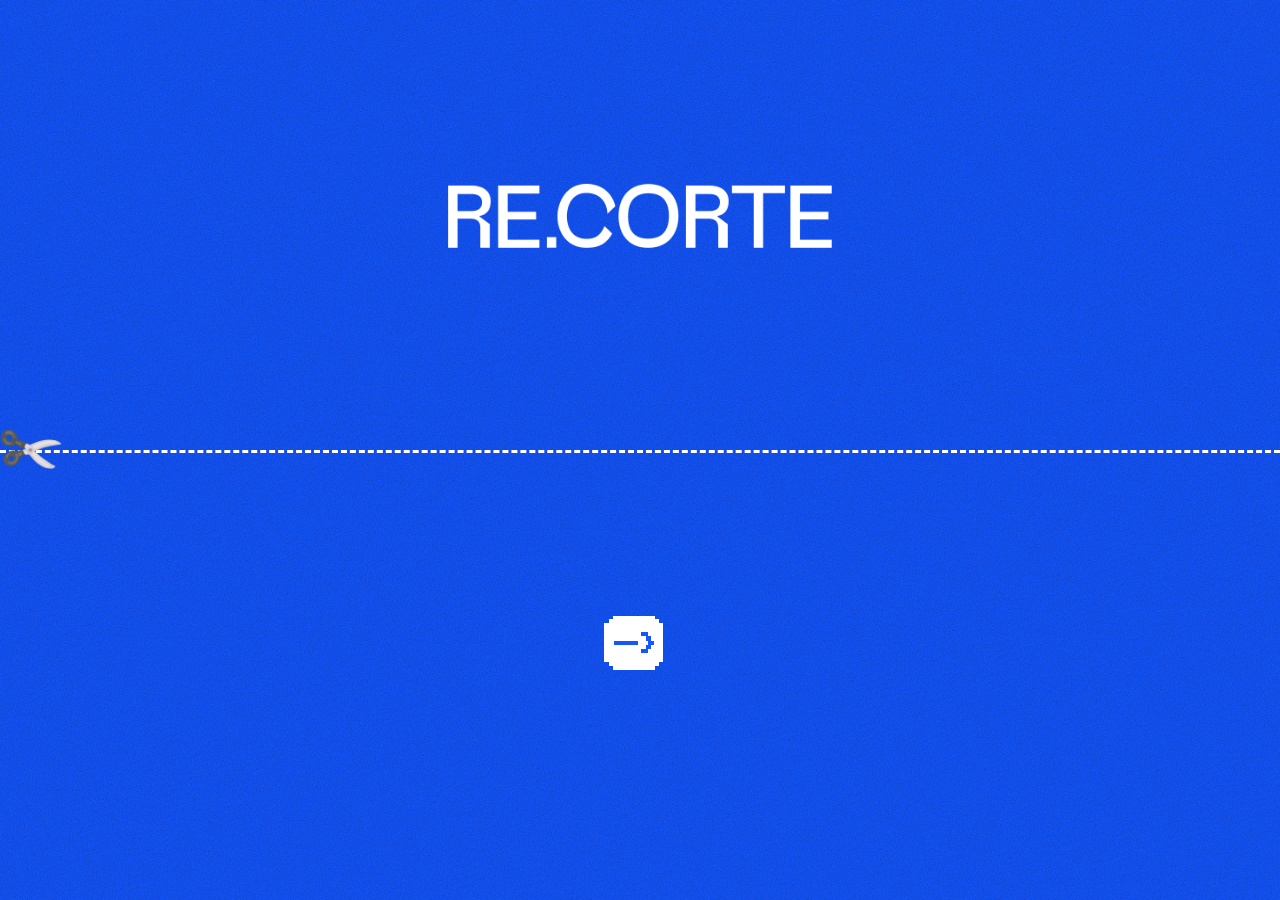
<file: index.html>
<!DOCTYPE html>
<html lang="pt-br">
<head>
    <meta charset="UTF-8">
    <meta name="viewport" content="width=device-width, initial-scale=1.0">
    <title>Vitrine Cidadela</title>
    <style>
        * {
            box-sizing: border-box;
        }

        html, body {
            margin: 0;
            height: 100%;
            overflow: hidden;
            font-family: sans-serif;
        }

        .metade {
            position: fixed;
            left: 0;
            width: 100%;
            height: 50%;
            display: flex;
            align-items: center;
            justify-content: center;
            transition: transform 1s ease-in;
        }

        .cima {
    top: 0;
    height: calc(50% + 1px);
    align-items: flex-end;
    padding-bottom: 20px;
    background: url("img/1x/fundo-capa.jpg") center top / 100% 200% no-repeat;
        }

        .baixo {
            bottom: 0;
            align-items: flex-start;
            padding-top: 150px;
            background: url("img/1x/fundo-capa.jpg") center bottom / 100% 200% no-repeat;
        }

        .titulo {
            color: #fff;
            font-size: 64px;
            font-weight: 900;
            letter-spacing: 4px;
            margin: 0;
        }

        #garimpar {
  padding: 0;
  border: none;
  background: none;
  cursor: pointer;
  transition: transform 0.18s steps(4);
}

#garimpar img {
  display: block;
  width: 160px;
  image-rendering: pixelated;
  transition: filter 0.18s steps(4);
}

/* mouse em cima (ou foco do teclado): sobe, cresce e ganha sombra dura */
#garimpar:hover,
#garimpar:focus-visible {
  transform: translateY(-6px) scale(1.06);
}

#garimpar:hover img,
#garimpar:focus-visible img {
  filter: drop-shadow(5px 5px 0 #1557ff);
}

/* clique: afunda, como um botão apertando */
#garimpar:active {
  transform: translateY(2px) scale(0.97);
}

#garimpar:active img {
  filter: drop-shadow(0 0 0 #1557ff);
}

@media (prefers-reduced-motion: reduce) {
  #garimpar, #garimpar img { transition: none; }
}

        .linha {
            position: fixed;
            top: 50%;
            left: 0;
            width: 100%;
            height: 0;
            border-top: 3px dashed #fff;
            z-index: 5;
        }

        .tesoura {
            position: fixed;
            top: 50.6%;
            left: 35px;
            transform: translate(-50%, -50%);
            font-size: 36px;
            z-index: 6;
            transition: left 1.1s linear;
        }

        .aberto .cima {
            transform: translateY(-100%);
        }

        .aberto .baixo {
            transform: translateY(100%);
        }

        .aberto .tesoura {
            left: 100%;
        }
        .logo {
    position: fixed;
    left: 50%;
    top: 50%;
    transform: translate(-50%, -50%);
    z-index: 7;
    transition: opacity 0.4s;
    animation: sobe 0.9s ease-in-out 2.2s forwards;
}

.logo img {
    display: block;
    width: 30vw;
    animation: zoom 1.6s cubic-bezier(0.2, 0.7, 0.2, 1) forwards;
}

.linha,
.tesoura,
#garimpar {
    opacity: 0;
    animation: aparece 0.6s ease 3s forwards;
}

.aberto .logo {
    opacity: 0;
}

@keyframes zoom {
    from { transform: scale(0.15); opacity: 0; }
    to { transform: scale(1); opacity: 1; }
}

@keyframes sobe {
    to { top: 24%; }
}

@keyframes aparece {
    to { opacity: 1; }
}
.tesoura img {
    display: block;
    width: 120px;
}
.destino {
    position: fixed;
    top: 0;
    left: 0;
    width: 100%;
    height: 100%;
    border: 0;
    z-index: 0;
}

.metade,
.tesoura {
    transition: none;
}

.aberto .cima,
.aberto .baixo {
    transform: none;
}
    </style>
</head>
<body>
    <iframe class="destino" src="garimpar.html?v=6"></iframe>

    <div class="logo"><img src="img/1x/logocapa.png" alt="Recorte"></div>

    <div class="metade cima"></div>

    <div class="linha"></div>
    <div class="tesoura" id="tesoura"><img src="img/1x/tesoura-capa.gif" alt="Tesoura"></div>

    <div class="metade baixo">
        <button id="garimpar"><img src="img\1x\botao-garimpar.png" alt="Garimpar"></button>
    </div>

    <script>
        const DURACAO = 2200;
        const ABERTURA = 0.5;

        const botao = document.getElementById("garimpar");
        const tesoura = document.getElementById("tesoura");
        const linha = document.querySelector(".linha");
        const cima = document.querySelector(".cima");
        const baixo = document.querySelector(".baixo");
        let cortando = false;

        botao.addEventListener("click", function () {
            if (cortando) return;
            cortando = true;

            const inicio = parseFloat(getComputedStyle(tesoura).left);
            tesoura.style.left = inicio + "px";
            document.body.classList.add("aberto");

            const largura = window.innerWidth;
            const k = largura * ABERTURA;
            const total = largura + k;
            const t0 = performance.now();

            function passo(agora) {
                const p = Math.min((agora - t0) / DURACAO, 1);
                const x = p * total;

                tesoura.style.left = (inicio + x) + "px";
                linha.style.clipPath = "inset(0 0 0 " + x + "px)";
                cima.style.clipPath = "polygon(" + (x - k) + "px 0, 100% 0, 100% 100%, " + x + "px 100%)";
                baixo.style.clipPath = "polygon(" + x + "px 0, 100% 0, 100% 100%, " + (x - k) + "px 100%)";

                if (p < 1) {
                    requestAnimationFrame(passo);
                } else {
                    setTimeout(function () {
                        // Em vez de trocar de página, esconde a capa e libera a página de trás
document.querySelectorAll("body > *:not(.destino):not(script):not(style)").forEach(function (el) {
  el.style.display = "none";
});
const destino = document.querySelector(".destino");
destino.style.pointerEvents = "auto";
destino.style.zIndex = "9999";
                    }, 150);
                }
            }

            requestAnimationFrame(passo);
        });
    </script>
</body>
</html>
</file>
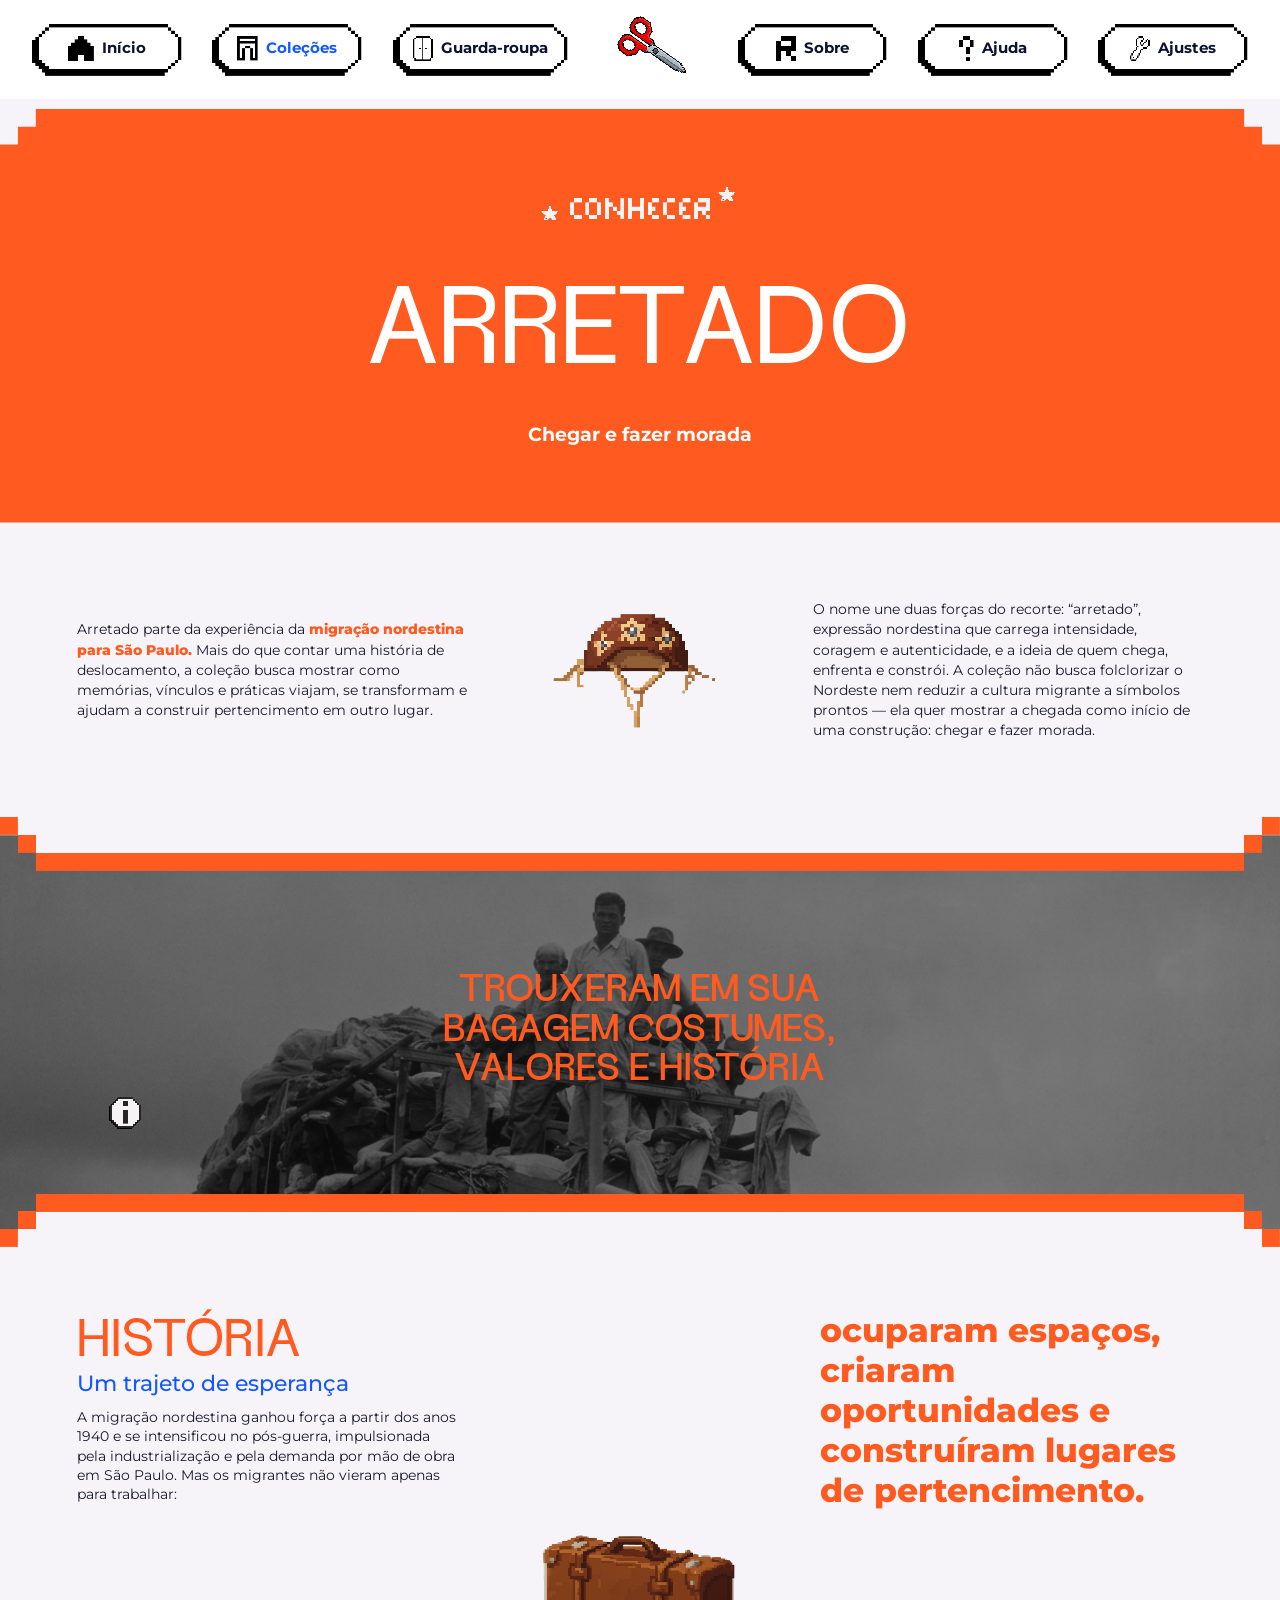
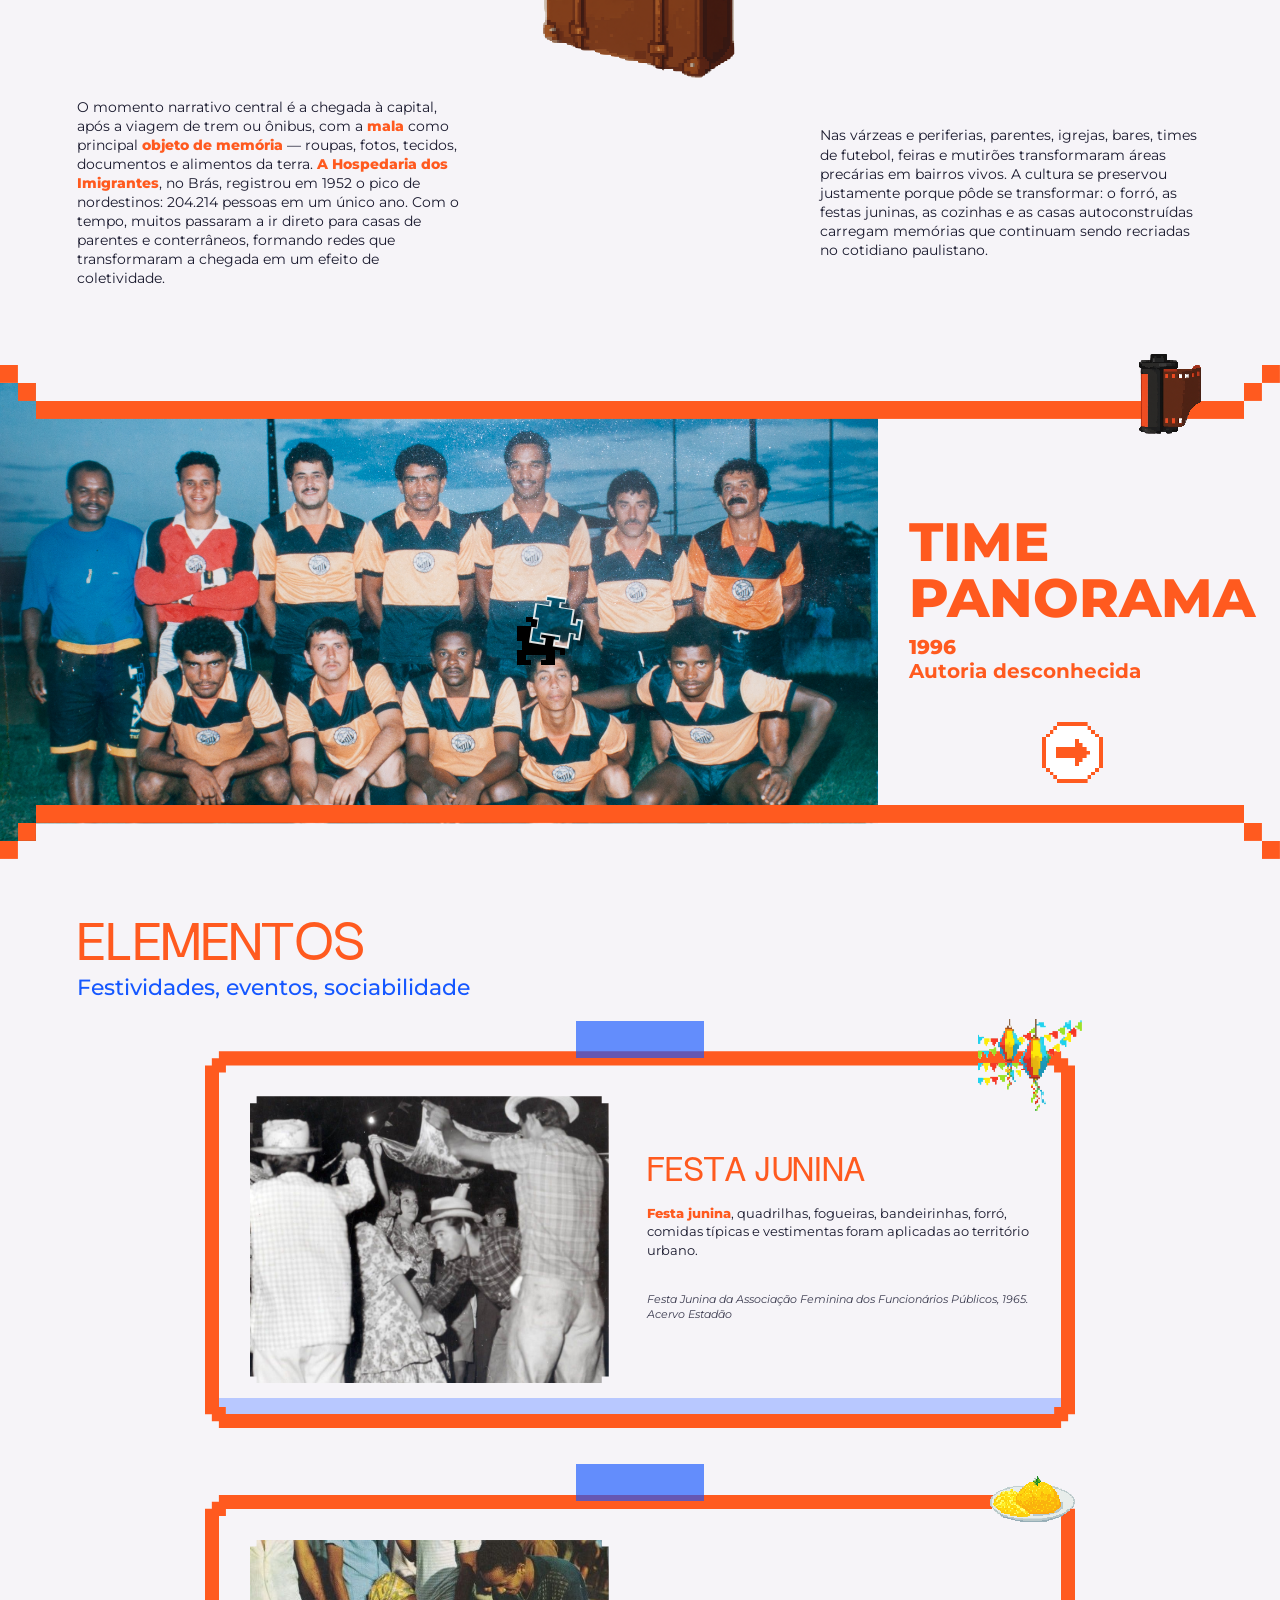
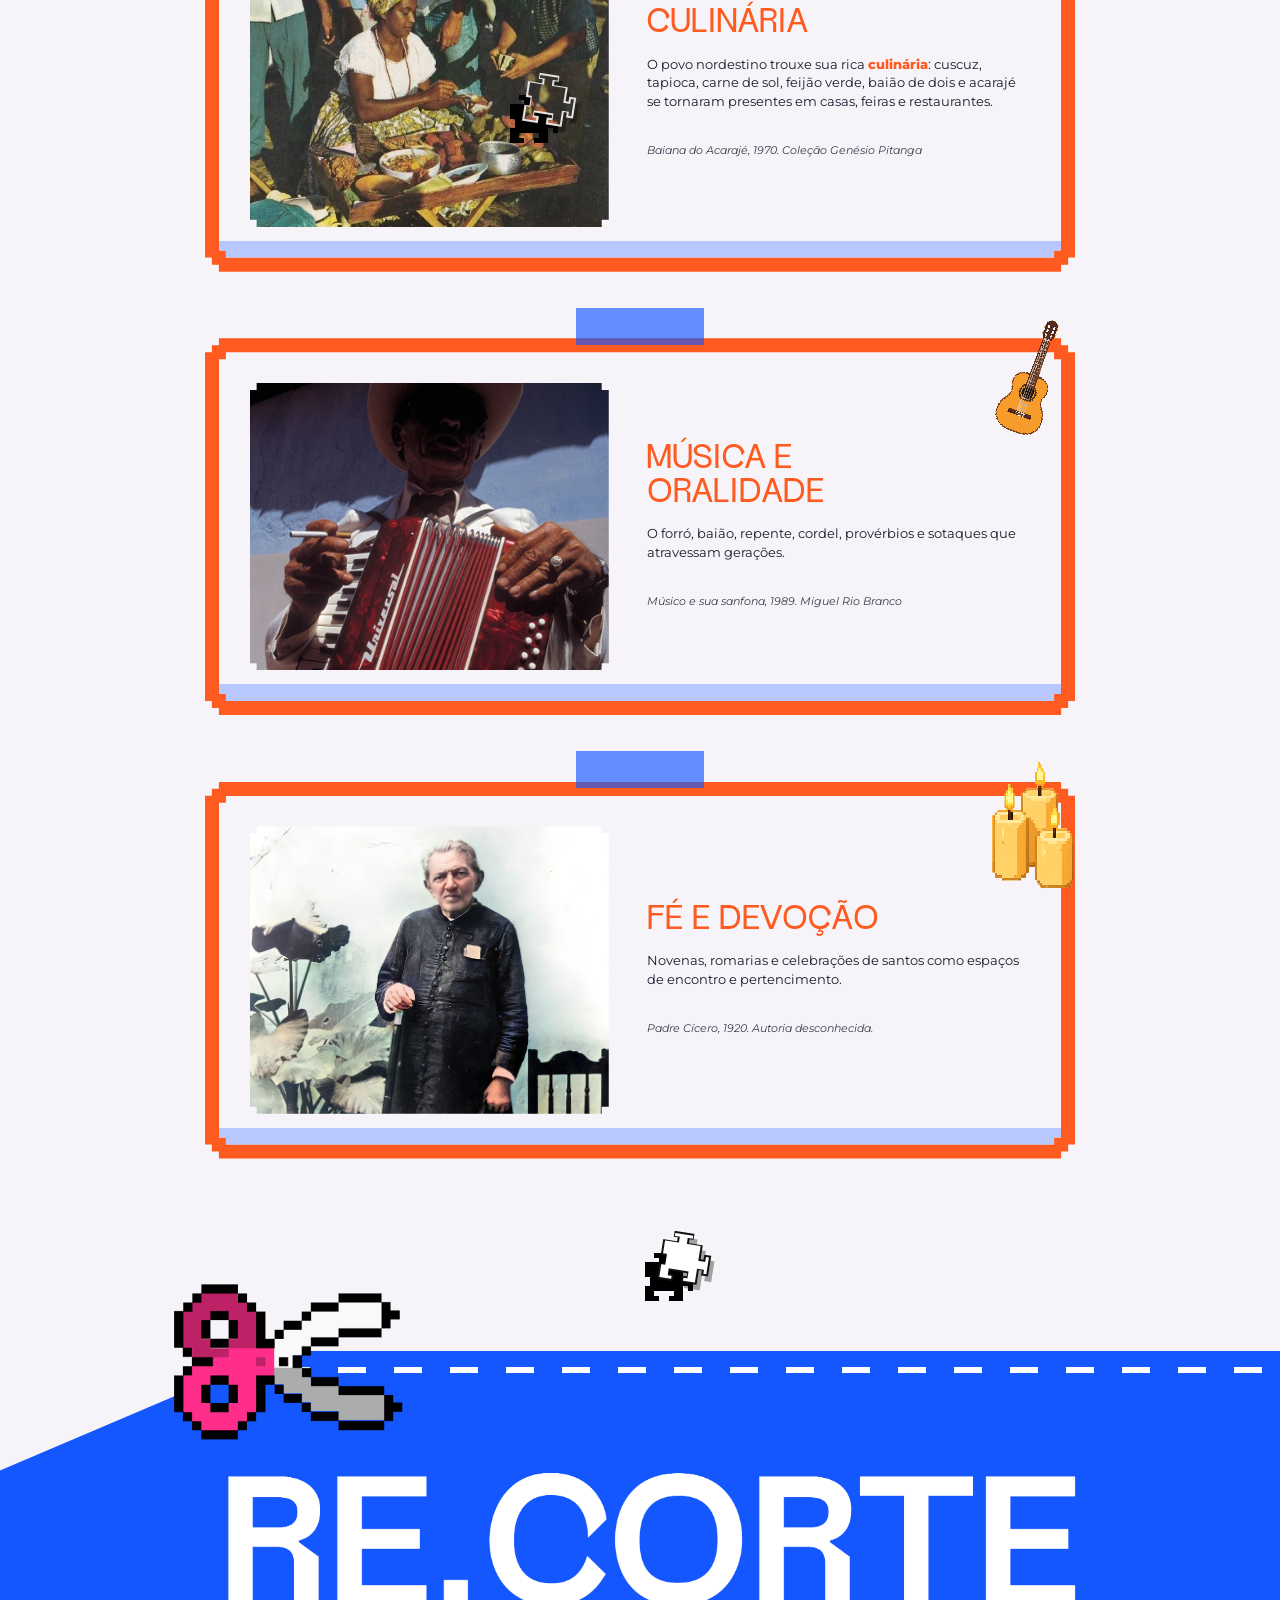
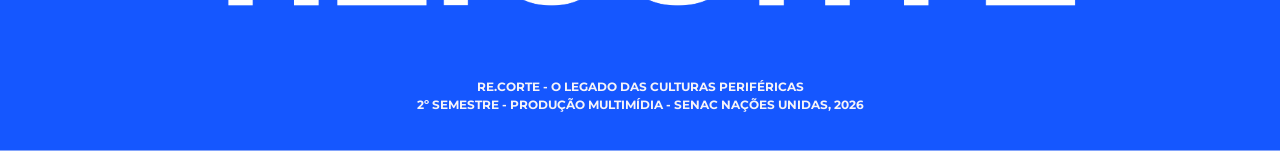
<file: arretado.html>
<!DOCTYPE html>
<html lang="pt-BR">
<head>
  <meta charset="UTF-8">
  <meta name="viewport" content="width=device-width, initial-scale=1.0">
  <title>Arretado | RE.CORTE</title>

  <link rel="preconnect" href="https://fonts.googleapis.com">
  <link rel="preconnect" href="https://fonts.gstatic.com" crossorigin>
  <link href="https://fonts.googleapis.com/css2?family=Montserrat:wght@400;600;700;800&display=swap" rel="stylesheet">

  <link rel="stylesheet" href="acessibilidade.css">
  <link rel="stylesheet" href="cabecalho.css">
  <link rel="stylesheet" href="fontes.css">
  <link rel="stylesheet" href="colecao.css">
    <link rel="stylesheet" href="rodape.css">
    <link rel="stylesheet" href="ajuda.css">
</head>
<body class="colecao colecao--arretado">
  <body class="..." data-ajuda="conhecer"></body>

  <main>


    <!-- TOPO -->
    <header class="colecao__topo">
      <div class="colecao__selo">
        <img class="colecao__selo-texto" src="img/colecoes/arretado/4x/conhecer@4x.png" alt="Conhecer">
        <img class="colecao__selo-estrela colecao__selo-estrela--esq" src="img/colecoes/arretado/4x/estrelinha-sobre@4x.png" alt="" aria-hidden="true">
        <img class="colecao__selo-estrela colecao__selo-estrela--dir" src="img/colecoes/arretado/4x/estrelinha-sobre@4x.png" alt="" aria-hidden="true">
      </div>
      <h1 class="colecao__titulo">ARRETADO</h1>
      <p class="colecao__subtitulo">Chegar e fazer morada</p>
    </header>

    <!-- INTRODUÇÃO -->
    <section class="colecao__intro" aria-label="Sobre a coleção">
      <p>
        Arretado parte da experiência da <strong>migração nordestina para São Paulo.</strong>
        Mais do que contar uma história de deslocamento, a coleção busca mostrar como memórias,
        vínculos e práticas viajam, se transformam e ajudam a construir pertencimento em outro lugar.
      </p>

      <img class="colecao__intro-img" src="img/colecoes/arretado/4x/chapeu-arretado@4x.png" alt="Chapéu de couro bordado" >

      <p>
        O nome une duas forças do recorte: “arretado”, expressão nordestina que carrega intensidade,
        coragem e autenticidade, e a ideia de quem chega, enfrenta e constrói. A coleção não busca
        folclorizar o Nordeste nem reduzir a cultura migrante a símbolos prontos — ela quer mostrar a
        chegada como início de uma construção: chegar e fazer morada.
      </p>
    </section>
        <!-- FAIXA COM FOTO -->
    <section class="colecao__faixa" aria-label="Trouxeram em sua bagagem">
      <img class="colecao__faixa-foto" src="img/colecoes/arretado/fotos-arretado/bagagem.jpg" alt="Migrantes nordestinos sobre um caminhão pau de arara, com a bagagem">
      <h2 class="colecao__faixa-frase">Trouxeram em sua bagagem costumes, valores e história</h2>

      <button class="colecao__info" type="button" aria-describedby="credito-bagagem">
        <img src="img/colecoes/arretado/4x/icone-info@4x.png" alt="Ver o crédito da foto">
      </button>
      <p class="colecao__credito" id="credito-bagagem" role="tooltip">Migrantes nordestinos embarcam no veículo "Pau de Arara", 1958. Autoria Desconhecida</p>
    </section>
        <!-- HISTÓRIA -->
    <section class="colecao__historia" aria-labelledby="titulo-historia">
      <div class="colecao__historia-linha">
        <div>
          <h2 class="colecao__h2" id="titulo-historia">HISTÓRIA</h2>
          <p class="colecao__h3">Um trajeto de esperança</p>
          <p>
            A migração nordestina ganhou força a partir dos anos 1940 e se intensificou no pós-guerra,
            impulsionada pela industrialização e pela demanda por mão de obra em São Paulo. Mas os
            migrantes não vieram apenas para trabalhar:
          </p>
        </div>
        <p class="colecao__destaque">
          ocuparam espaços, criaram oportunidades e construíram lugares de pertencimento.
        </p>
      </div>

      <img class="colecao__mala" src="img/colecoes/arretado/4x/mala@4x.png" alt="Mala de couro marrom, o principal objeto de memória da migração">

      <div class="colecao__historia-linha">
        <p>
          O momento narrativo central é a chegada à capital, após a viagem de trem ou ônibus, com a
          <strong>mala</strong> como principal <strong>objeto de memória</strong> — roupas, fotos, tecidos,
          documentos e alimentos da terra. <strong>A Hospedaria dos Imigrantes</strong>, no Brás, registrou
          em 1952 o pico de nordestinos: 204.214 pessoas em um único ano. Com o tempo, muitos passaram a ir
          direto para casas de parentes e conterrâneos, formando redes que transformaram a chegada em um
          efeito de coletividade.
        </p>
        <p>
          Nas várzeas e periferias, parentes, igrejas, bares, times de futebol, feiras e mutirões
          transformaram áreas precárias em bairros vivos. A cultura se preservou justamente porque pôde se
          transformar: o forró, as festas juninas, as cozinhas e as casas autoconstruídas carregam memórias
          que continuam sendo recriadas no cotidiano paulistano.
        </p>
      </div>
    </section>
        <!-- CARROSSEL DE FOTOS -->
    <section class="colecao__faixa colecao__carrossel" aria-roledescription="carrossel" aria-label="Fotos da coleção">
      <img class="colecao__rolo" src="img/colecoes/arretado/4x/rolo-filme@4x.png" alt="" aria-hidden="true">

      <article class="colecao__slide">
        <img class="colecao__faixa-foto" src="img/colecoes/arretado/fotos-arretado/time-panorama.jpg" alt="Time de futebol posado, com jogadores em pé e agachados">
        <button class="esteregg" type="button" data-peca="camisetatime" style="--x: 40%; --y: 50%;"></button>
        <div class="colecao__slide-texto">
          <h3 class="colecao__slide-titulo colecao__slide-titulo--grande">TIME<br>PANORAMA</h3>
          <p class="colecao__slide-ano">1996</p>
          <p class="colecao__slide-credito">Autoria desconhecida</p>
        </div>
        
      </article>

      <article class="colecao__slide">
        <img class="colecao__faixa-foto" src="img/colecoes/arretado/fotos-arretado/altar.jpg" alt="Altar doméstico com quadros religiosos, relógio e flores">
        <div class="colecao__slide-texto">
          <h3 class="colecao__slide-titulo colecao__slide-titulo--grande">ALTAR</h3>
          <p class="colecao__slide-ano">2007</p>
          <p class="colecao__slide-credito">Autoria desconhecida</p>
        </div>
      </article>

      <article class="colecao__slide">
        <img class="colecao__faixa-foto" src="img/colecoes/arretado/fotos-arretado/documentario.jpg" alt="Jovem segurando uma claquete durante gravação de documentário">
        <div class="colecao__slide-texto">
          <h3 class="colecao__slide-titulo">MAKING OF DOC.<br>TRAJETOS Y AFETOS</h3>
          <p class="colecao__slide-ano">2023</p>
          <p class="colecao__slide-credito">Acervo Desenrola e Não me Enrola</p>
        </div>
      </article>

      <article class="colecao__slide">
        <img class="colecao__faixa-foto" src="img/colecoes/arretado/fotos-arretado/monumento.jpg" alt="Monumento ao Migrante Nordestino, um grande arco de aço corten">
        <button class="esteregg" type="button" data-peca="calcaazul" style="--x: 60%; --y: 30%;"></button>
        <div class="colecao__slide-texto">
          <h3 class="colecao__slide-titulo">MONUMENTO AO<br>MIGRANTE<br>NORDESTINO</h3>
          <p class="colecao__slide-ano">2010</p>
          <p class="colecao__slide-credito">Foto por Zito</p>
        </div>
      </article>

      <button class="colecao__seta" type="button" aria-label="Próxima foto">
        <img src="img/colecoes/arretado/4x/seta-laranja@4x.png" alt="">
      </button>
    </section>
        <!-- ELEMENTOS -->
    <section class="colecao__elementos" aria-labelledby="titulo-elementos">
      <h2 class="colecao__h2" id="titulo-elementos">ELEMENTOS</h2>
      <p class="colecao__h3">Festividades, eventos, sociabilidade</p>

      <div class="colecao__cartoes">

        <article class="cartao">
          <span class="cartao__fita" aria-hidden="true"></span>
          <img class="cartao__icone" src="img/colecoes/arretado/4x/icone-festa@4x.png" alt="" aria-hidden="true">
          <div class="cartao__moldura">
            <div class="cartao__miolo">
              <img class="cartao__foto" src="img/colecoes/arretado/fotos-arretado/festa-junina.jpg" alt="Casais dançando quadrilha em uma festa junina">
              <div class="cartao__texto">
                <h3 class="cartao__titulo">FESTA JUNINA</h3>
                <p><strong>Festa junina</strong>, quadrilhas, fogueiras, bandeirinhas, forró, comidas típicas e vestimentas foram aplicadas ao território urbano.</p>
                <p class="cartao__legenda">Festa Junina da Associação Feminina dos Funcionários Públicos, 1965. Acervo Estadão</p>
              </div>
            </div>
          </div>
        </article>

        <article class="cartao">
          <span class="cartao__fita" aria-hidden="true"></span>
          <img class="cartao__icone" src="img/colecoes/arretado/4x/icone-culinaria@4x.png" alt="" aria-hidden="true">
          <div class="cartao__moldura">
            <div class="cartao__miolo">
              <img class="cartao__foto" src="img/colecoes/arretado/fotos-arretado/culinaria.jpg" alt="Baiana do acarajé servindo comida entre outras pessoas">
                    <button class="esteregg" type="button" data-peca="jaquetavermelha" style="--x: 34%; --y: 52%;"></button>
              <div class="cartao__texto">
                <h3 class="cartao__titulo">CULINÁRIA</h3>
                <p>O povo nordestino trouxe sua rica <strong>culinária</strong>: cuscuz, tapioca, carne de sol, feijão verde, baião de dois e acarajé se tornaram presentes em casas, feiras e restaurantes.</p>
                <p class="cartao__legenda">Baiana do Acarajé, 1970. Coleção Genésio Pitanga</p>
              </div>
            </div>
          </div>
        </article>

        <article class="cartao">
          <span class="cartao__fita" aria-hidden="true"></span>
          <img class="cartao__icone" src="img/colecoes/arretado/4x/icone-musica@4x.png" alt="" aria-hidden="true">
          <div class="cartao__moldura">
            <div class="cartao__miolo">
              <img class="cartao__foto" src="img/colecoes/arretado/fotos-arretado/musica.jpg" alt="Músico tocando sanfona">
              <div class="cartao__texto">
                <h3 class="cartao__titulo">MÚSICA E<br>ORALIDADE</h3>
                <p>O forró, baião, repente, cordel, provérbios e sotaques que atravessam gerações.</p>
                <p class="cartao__legenda">Músico e sua sanfona, 1989. Miguel Rio Branco</p>
              </div>
            </div>
          </div>
        </article>

        <article class="cartao">
          <span class="cartao__fita" aria-hidden="true"></span>
          <img class="cartao__icone" src="img/colecoes/arretado/4x/icone-fe@4x.png" alt="" aria-hidden="true">
          <div class="cartao__moldura">
            <div class="cartao__miolo">
              <img class="cartao__foto" src="img/colecoes/arretado/fotos-arretado/fe.jpg" alt="Retrato do Padre Cícero">
              <div class="cartao__texto">
                <h3 class="cartao__titulo">FÉ E DEVOÇÃO</h3>
                <p>Novenas, romarias e celebrações de santos como espaços de encontro e pertencimento.</p>
                <p class="cartao__legenda">Padre Cícero, 1920. Autoria desconhecida.</p>
              </div>
            </div>
          </div>
        </article>

      </div>
    </section>
  </main>
  <div class="esteregg-zona">
  <button class="esteregg" type="button" data-peca="calcamarrom" style="--x: 50%; --y: -8vw;"></button>
</div>
  <!-- RODAPÉ -->
  <footer class="rodape" id="rodape">
    <div class="rodape__corte" aria-hidden="true"></div>

    <div class="rodape__arte" role="img" aria-label="RE.CORTE, com uma tesoura">
      <div class="rodape__arte-repouso"></div>
      <div class="rodape__arte-hover"></div>
    </div>

    <div class="rodape__alvo rodape__alvo--tesoura" aria-hidden="true"></div>
    <div class="rodape__alvo rodape__alvo--letras" aria-hidden="true"></div>

    <p class="rodape__legenda">
      RE.CORTE - O LEGADO DAS CULTURAS PERIFÉRICAS<br>
      2º SEMESTRE - PRODUÇÃO MULTIMÍDIA - SENAC NAÇÕES UNIDAS, 2026
    </p>
  </footer>

  <script src="cabecalho.js"></script>
  <script src="acessibilidade.js"></script>
    <script src="colecao.js"></script>
      <script src="rodape.js"></script>
      <script src="pecas.js"></script>
<script src="esteregg.js"></script>
<script src="ajuda.js"></script>
</body>
</html>
</file>
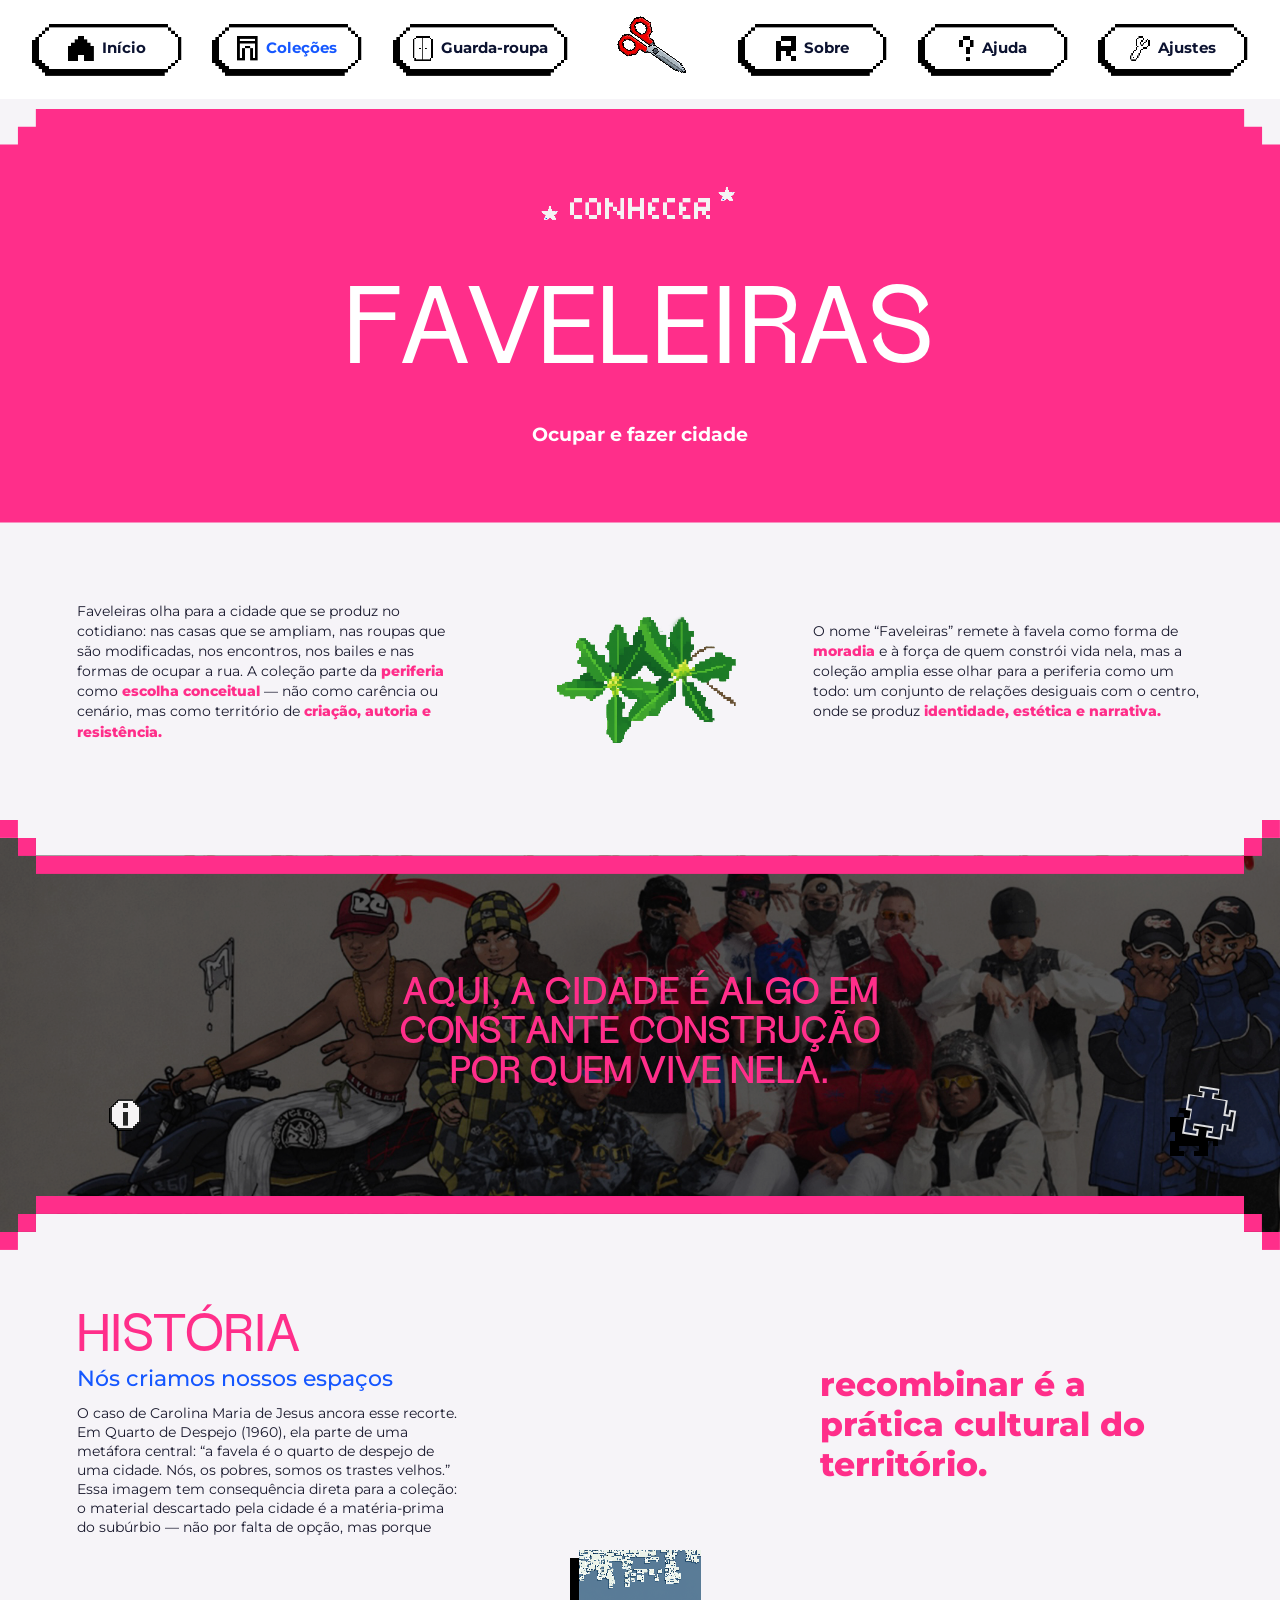
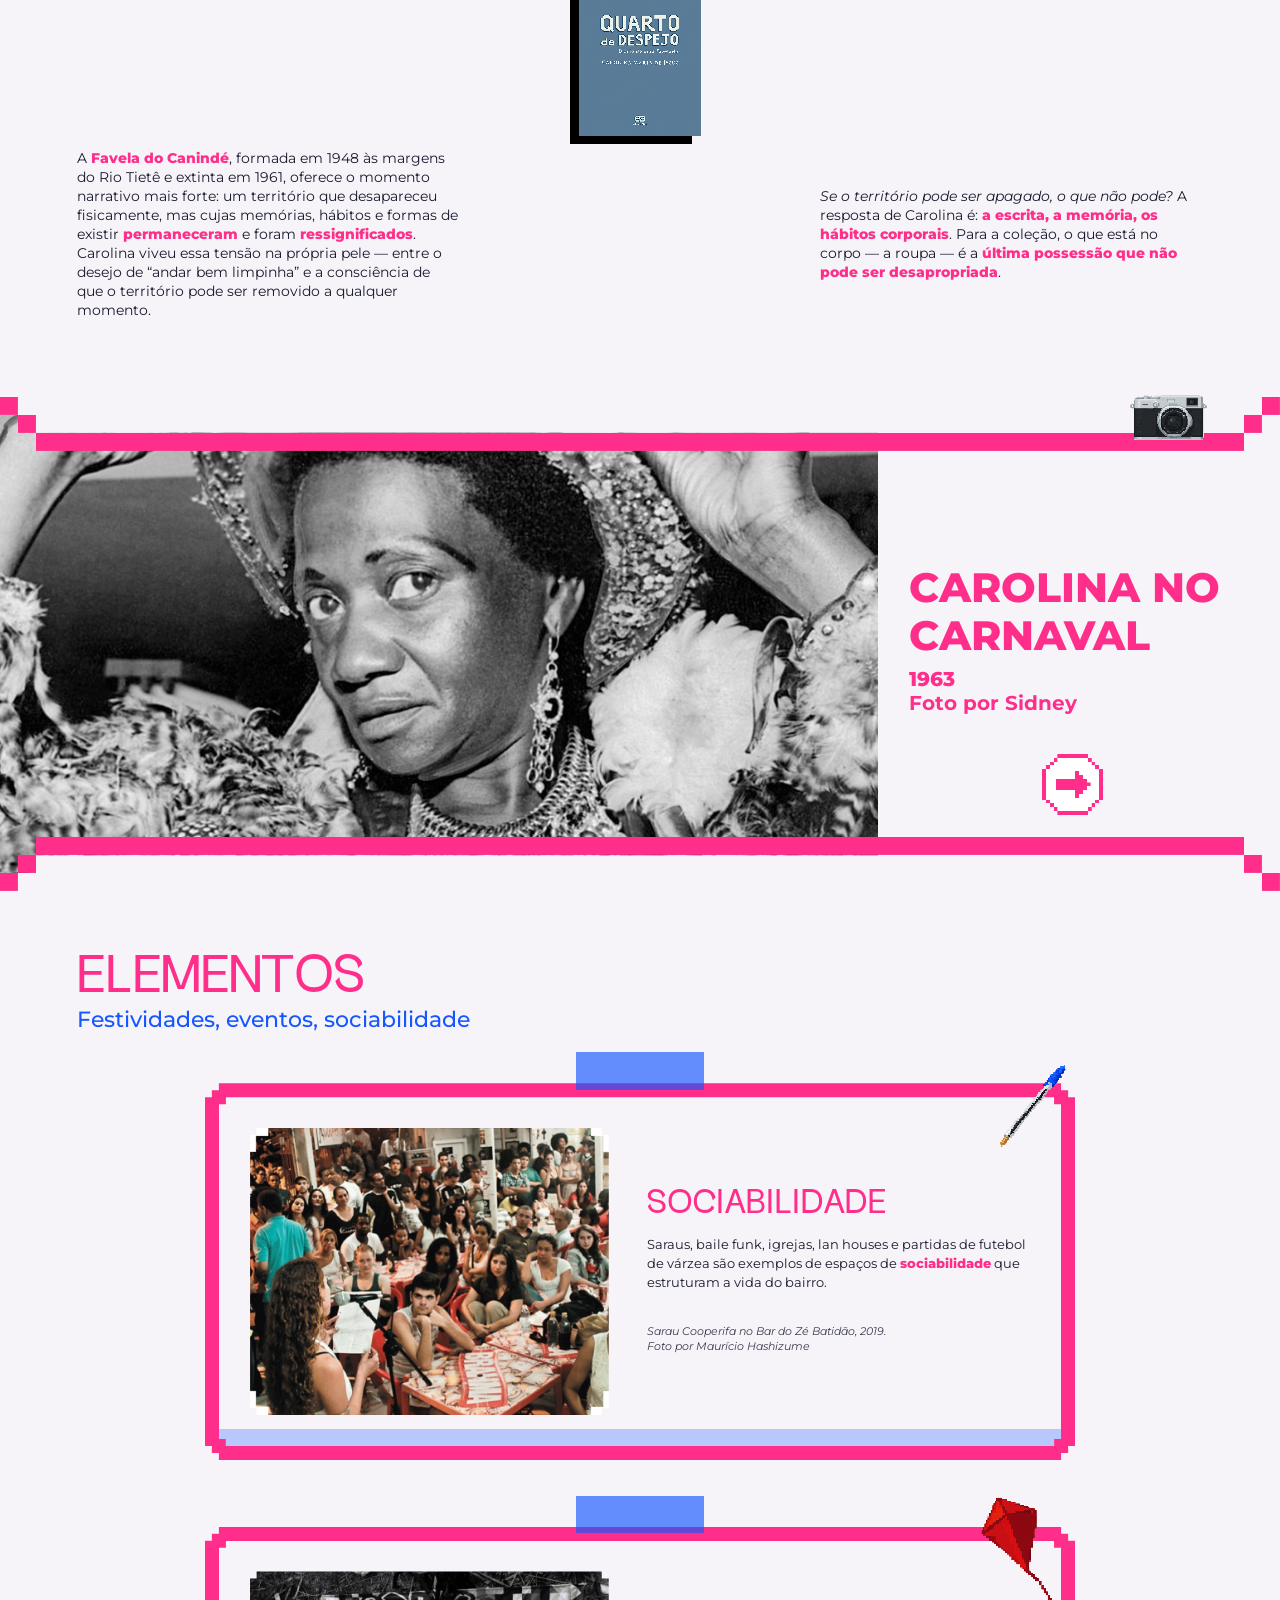
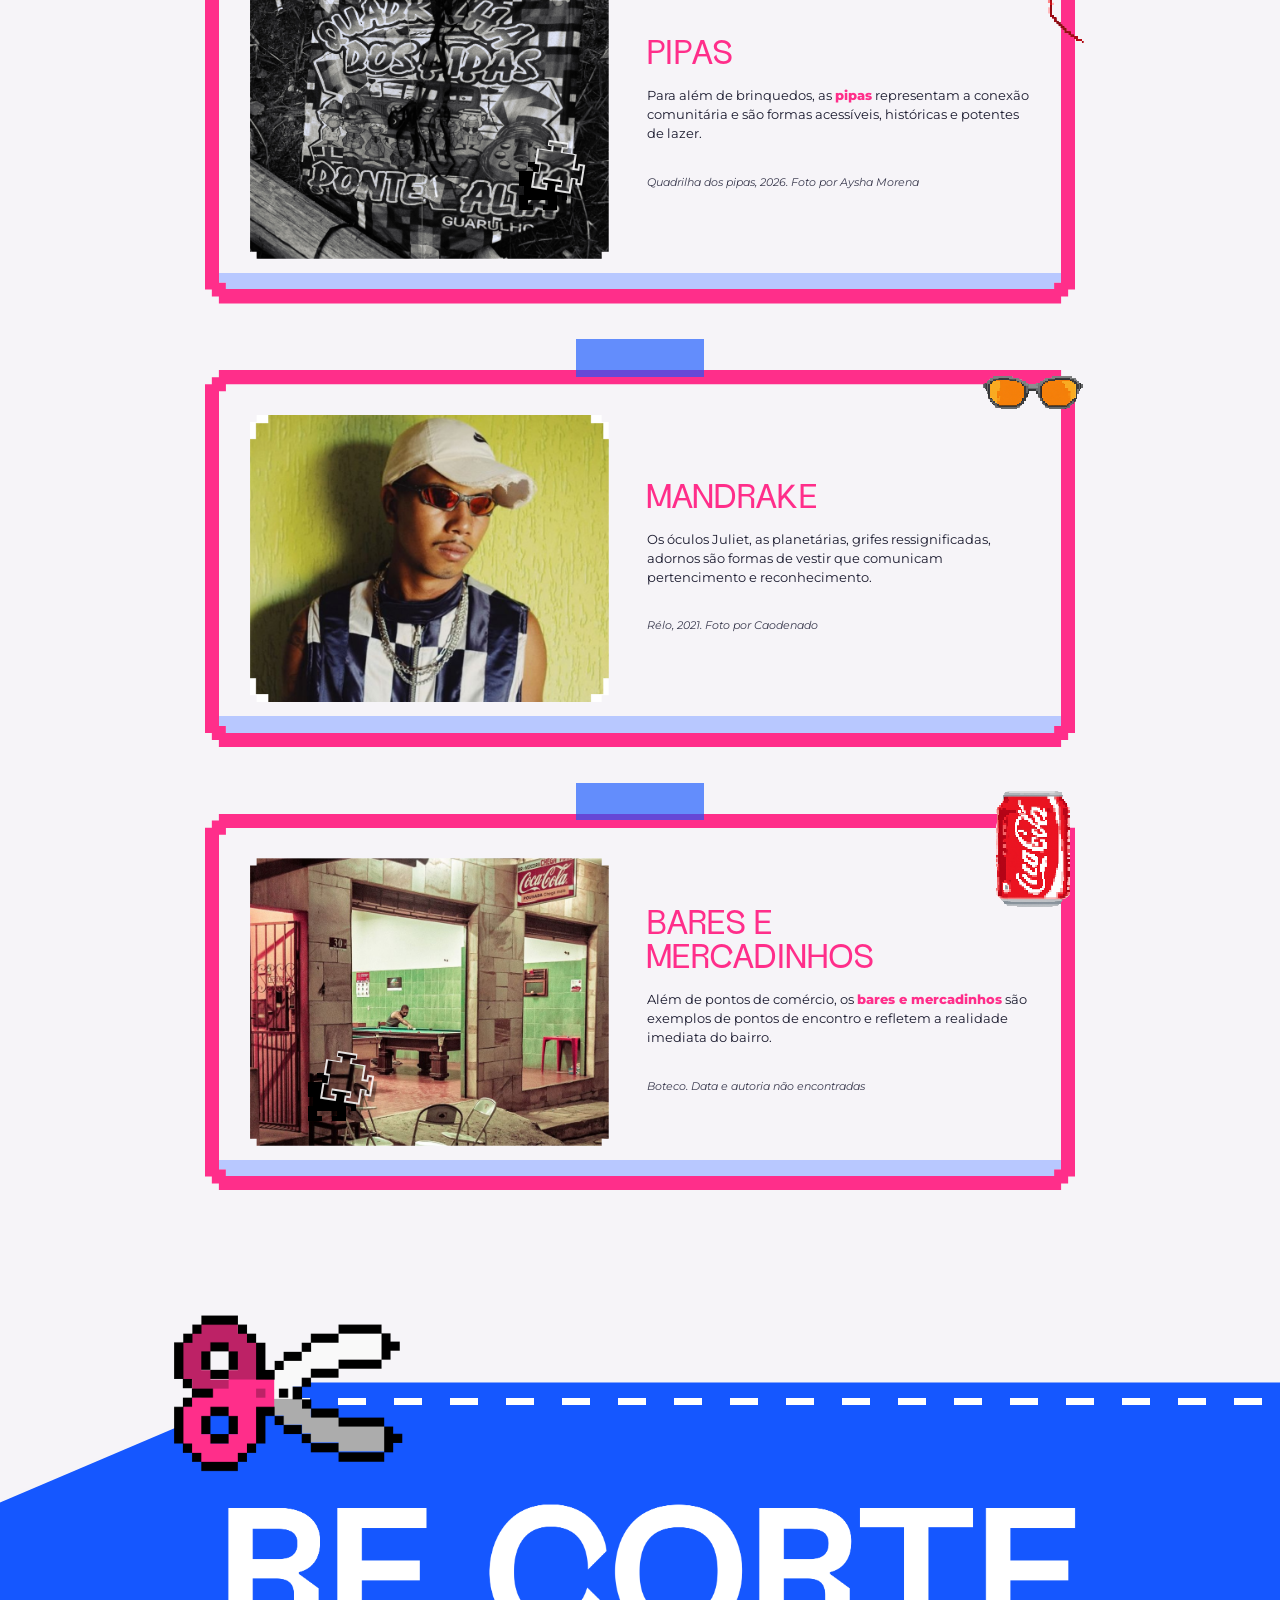
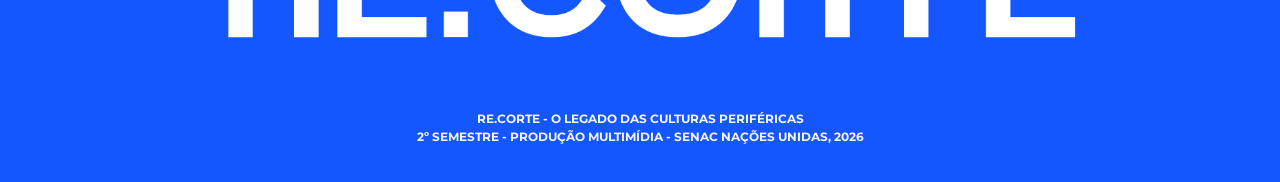
<file: faveleiras.html>
<!DOCTYPE html>
<html lang="pt-BR">
<head>
  <meta charset="UTF-8">
  <meta name="viewport" content="width=device-width, initial-scale=1.0">
  <title>Faveleiras | RE.CORTE</title>

  <link rel="preconnect" href="https://fonts.googleapis.com">
  <link rel="preconnect" href="https://fonts.gstatic.com" crossorigin>
  <link href="https://fonts.googleapis.com/css2?family=Montserrat:wght@400;600;700;800&display=swap" rel="stylesheet">

  <link rel="stylesheet" href="acessibilidade.css">
  <link rel="stylesheet" href="cabecalho.css">
  <link rel="stylesheet" href="fontes.css">
  <link rel="stylesheet" href="colecao.css">
  <link rel="stylesheet" href="rodape.css">
  <link rel="stylesheet" href="ajuda.css">
</head>
<body class="colecao colecao--faveleiras">
  	<body class="..." data-ajuda="conhecer"></body>

  <main>

    <!-- TOPO -->
    <header class="colecao__topo">
      <div class="colecao__selo">
        <img class="colecao__selo-texto" src="img/colecoes/arretado/4x/conhecer@4x.png" alt="Conhecer">
        <img class="colecao__selo-estrela colecao__selo-estrela--esq" src="img/colecoes/arretado/4x/estrelinha-sobre@4x.png" alt="" aria-hidden="true">
        <img class="colecao__selo-estrela colecao__selo-estrela--dir" src="img/colecoes/arretado/4x/estrelinha-sobre@4x.png" alt="" aria-hidden="true">
      </div>
      <h1 class="colecao__titulo">FAVELEIRAS</h1>
      <p class="colecao__subtitulo">Ocupar e fazer cidade</p>
    </header>

    <!-- INTRODUÇÃO -->
    <section class="colecao__intro" aria-label="Sobre a coleção">
      <p>
        Faveleiras olha para a cidade que se produz no cotidiano: nas casas que se ampliam, nas roupas que
        são modificadas, nos encontros, nos bailes e nas formas de ocupar a rua. A coleção parte da
        <strong>periferia</strong> como <strong>escolha conceitual</strong> — não como carência ou cenário,
        mas como território de <strong>criação, autoria e resistência.</strong>
      </p>

      <img class="colecao__intro-img" src="img/colecoes/faveleiras/4x/plantinhas@4x.png" alt="Ilustração de uma planta com folhas verdes">

      <p>
        O nome “Faveleiras” remete à favela como forma de <strong>moradia</strong> e à força de quem
        constrói vida nela, mas a coleção amplia esse olhar para a periferia como um todo: um conjunto de
        relações desiguais com o centro, onde se produz <strong>identidade, estética e narrativa.</strong>
      </p>
    </section>

    <!-- FAIXA COM FOTO -->
    <section class="colecao__faixa" aria-label="Aqui, a cidade é algo em constante construção">
      <img class="colecao__faixa-foto" src="img/colecoes/faveleiras/fotos-faveleiras/grupo.jpg" alt="Ilustração de um grupo de jovens com roupas de rua, sentados ao lado de uma moto">
      <button class="esteregg" type="button" data-peca="cinto" style="--x: 91%; --y: 69%;"></button>
      <h2 class="colecao__faixa-frase">Aqui, a cidade é algo em constante construção por quem vive nela.</h2>

      <button class="colecao__info" type="button" aria-describedby="credito-grupo">
        <img src="img/colecoes/arretado/4x/icone-info@4x.png" alt="Ver o crédito da imagem">
      </button>
      <p class="colecao__credito" id="credito-grupo" role="tooltip">Foto por Rodrigo Ladeira/Divulgação - Imagem de acervo do Vivência Lab</p>
    </section>

    <!-- HISTÓRIA -->
    <section class="colecao__historia" aria-labelledby="titulo-historia">
      <div class="colecao__historia-linha">
        <div>
          <h2 class="colecao__h2" id="titulo-historia">HISTÓRIA</h2>
          <p class="colecao__h3">Nós criamos nossos espaços</p>
          <p>
            O caso de Carolina Maria de Jesus ancora esse recorte. Em Quarto de Despejo (1960), ela parte de
            uma metáfora central: “a favela é o quarto de despejo de uma cidade. Nós, os pobres, somos os
            trastes velhos.” Essa imagem tem consequência direta para a coleção: o material descartado pela
            cidade é a matéria-prima do subúrbio — não por falta de opção, mas porque
          </p>
        </div>
        <p class="colecao__destaque">
          recombinar é a prática cultural do território.
        </p>
      </div>

      <img class="colecao__mala" src="img/colecoes/faveleiras/4x/livro@4x.png" alt="Capa do livro Quarto de Despejo, de Carolina Maria de Jesus">

      <div class="colecao__historia-linha">
        <p>
          A <strong>Favela do Canindé</strong>, formada em 1948 às margens do Rio Tietê e extinta em 1961,
          oferece o momento narrativo mais forte: um território que desapareceu fisicamente, mas cujas
          memórias, hábitos e formas de existir <strong>permaneceram</strong> e foram
          <strong>ressignificados</strong>. Carolina viveu essa tensão na própria pele — entre o desejo de
          “andar bem limpinha” e a consciência de que o território pode ser removido a qualquer momento.
        </p>
        <p>
          <em>Se o território pode ser apagado, o que não pode?</em> A resposta de Carolina é:
          <strong>a escrita, a memória, os hábitos corporais</strong>. Para a coleção, o que está no corpo —
          a roupa — é a <strong>última possessão que não pode ser desapropriada</strong>.
        </p>
      </div>
    </section>

      <!-- CARROSSEL DE FOTOS -->
        <section class="colecao__faixa colecao__carrossel" aria-roledescription="carrossel" aria-label="Fotos da coleção">
      <img class="colecao__rolo" src="img/colecoes/faveleiras/4x/camera@4x.png" alt="" aria-hidden="true">

      <article class="colecao__slide">
        <img class="colecao__faixa-foto" src="img/colecoes/faveleiras/fotos-faveleiras/carolina-carnaval.jpg" alt="Carolina Maria de Jesus fantasiada no carnaval, com chapéu de lantejoulas e plumas">
        <div class="colecao__slide-texto">
          <h3 class="colecao__slide-titulo colecao__slide-titulo--medio">CAROLINA NO<br>CARNAVAL</h3>
          <p class="colecao__slide-ano">1963</p>
          <p class="colecao__slide-credito">Foto por Sidney</p>
        </div>
      </article>

      <article class="colecao__slide">
        <img class="colecao__faixa-foto" src="img/colecoes/faveleiras/fotos-faveleiras/integrantes.jpg" alt="Quatro integrantes do grupo posando abraçados, com roupas de moletom e correntes">
        <button class="esteregg" type="button" data-peca="bermudapoesia" style="--x: 45%; --y: 66%;"></button>
        <div class="colecao__slide-texto">
          <h3 class="colecao__slide-titulo">MEMBROS E<br>ASSOCIADOS DO<br>FACÇÃO CENTRAL</h3>
          <p class="colecao__slide-ano">1999</p>
          <p class="colecao__slide-credito">Autoria desconhecida</p>
        </div>
      </article>

      <article class="colecao__slide">
        <img class="colecao__faixa-foto" src="img/colecoes/faveleiras/fotos-faveleiras/gabrielepedro.jpg" alt="Dois jovens abraçados em uma escadaria, com bonés, óculos escuros e correntes">
        <div class="colecao__slide-texto">
          <h3 class="colecao__slide-titulo colecao__slide-titulo--medio">GABRIEL E<br>PEDRO</h3>
          <p class="colecao__slide-ano">2023</p>
          <p class="colecao__slide-credito">Foto por Beatriz Gonçalves</p>
        </div>
      </article>

      <article class="colecao__slide">
        <img class="colecao__faixa-foto" src="img/colecoes/faveleiras/fotos-faveleiras/plantafaveleira.jpg" alt="Ramo de faveleira com folhas verdes e flores pequenas">
        <div class="colecao__slide-texto colecao__slide-texto--so-titulo">
          <h3 class="colecao__slide-titulo colecao__slide-titulo--grande">FAVELEIRA</h3>
        </div>
      </article>

      <button class="colecao__seta" type="button" aria-label="Próxima foto">
        <img src="img/colecoes/faveleiras/4x/seta-rosa@4x.png" alt="">
      </button>
    </section>

    <!-- ELEMENTOS -->
    <section class="colecao__elementos" aria-labelledby="titulo-elementos">
      <h2 class="colecao__h2" id="titulo-elementos">ELEMENTOS</h2>
      <p class="colecao__h3">Festividades, eventos, sociabilidade</p>

      <div class="colecao__cartoes">

        <article class="cartao">
          <span class="cartao__fita" aria-hidden="true"></span>
          <img class="cartao__icone" src="img/colecoes/faveleiras/4x/icone-sociabilidade@4x.png" alt="" aria-hidden="true">
          <div class="cartao__moldura">
            <div class="cartao__miolo">
              <img class="cartao__foto" src="img/colecoes/faveleiras/fotos-faveleiras/sarau.jpg" alt="Plateia lotada em um sarau, com uma mulher falando ao microfone">
              <div class="cartao__texto">
                <h3 class="cartao__titulo">SOCIABILIDADE</h3>
                <p>Saraus, baile funk, igrejas, lan houses e partidas de futebol de várzea são exemplos de espaços de <strong>sociabilidade</strong> que estruturam a vida do bairro.</p>
                <p class="cartao__legenda">Sarau Cooperifa no Bar do Zé Batidão, 2019.<br>Foto por Maurício Hashizume</p>
              </div>
            </div>
          </div>
        </article>

        <article class="cartao">
          <span class="cartao__fita" aria-hidden="true"></span>
          <img class="cartao__icone" src="img/colecoes/faveleiras/4x/icone-pipa@4x.png" alt="" aria-hidden="true">
          <div class="cartao__moldura">
            <div class="cartao__miolo">
              <img class="cartao__foto" src="img/colecoes/faveleiras/fotos-faveleiras/pipas.jpg" alt="Pipa com a estampa Quadrilha dos Pipas, Ponte Alta, Guarulhos">
              <button class="esteregg" type="button" data-peca="saiavermelha" style="--x: 35%; --y: 62%;"></button>
              <div class="cartao__texto">
                <h3 class="cartao__titulo">PIPAS</h3>
                <p>Para além de brinquedos, as <strong>pipas</strong> representam a conexão comunitária e são formas acessíveis, históricas e potentes de lazer.</p>
                <p class="cartao__legenda">Quadrilha dos pipas, 2026. Foto por Aysha Morena</p>
              </div>
            </div>
          </div>
        </article>

        <article class="cartao">
          <span class="cartao__fita" aria-hidden="true"></span>
          <img class="cartao__icone" src="img/colecoes/faveleiras/4x/icone-oculos@4x.png" alt="" aria-hidden="true">
          <div class="cartao__moldura">
            <div class="cartao__miolo">
              <img class="cartao__foto" src="img/colecoes/faveleiras/fotos-faveleiras/mandrake.jpg" alt="Jovem de boné e óculos de sol, com correntes e colete listrado">
              <div class="cartao__texto">
                <h3 class="cartao__titulo">MANDRAKE</h3>
                <p>Os óculos Juliet, as planetárias, grifes ressignificadas, adornos são formas de vestir que comunicam pertencimento e reconhecimento.</p>
                <p class="cartao__legenda">Rélo, 2021. Foto por Caodenado</p>
              </div>
            </div>
          </div>
        </article>

        <article class="cartao">
          <span class="cartao__fita" aria-hidden="true"></span>
          <img class="cartao__icone" src="img/colecoes/faveleiras/4x/icone-lata@4x.png" alt="" aria-hidden="true">
          <div class="cartao__moldura">
            <div class="cartao__miolo">
              <img class="cartao__foto" src="img/colecoes/faveleiras/fotos-faveleiras/bares.jpg" alt="Boteco com mesa de sinuca ao fundo e cadeiras na calçada">
              <button class="esteregg" type="button" data-peca="boneazul" style="--x: 10%; --y: 69%;"></button>
              <div class="cartao__texto">
                <h3 class="cartao__titulo">BARES E<br>MERCADINHOS</h3>
                <p>Além de pontos de comércio, os <strong>bares e mercadinhos</strong> são exemplos de pontos de encontro e refletem a realidade imediata do bairro.</p>
                <p class="cartao__legenda">Boteco. Data e autoria não encontradas</p>
              </div>
            </div>
          </div>
        </article>

      </div>
    </section>
  </main>

  <!-- RODAPÉ -->
  <footer class="rodape" id="rodape">
    <div class="rodape__corte" aria-hidden="true"></div>

    <div class="rodape__arte" role="img" aria-label="RE.CORTE, com uma tesoura">
      <div class="rodape__arte-repouso"></div>
      <div class="rodape__arte-hover"></div>
    </div>

    <div class="rodape__alvo rodape__alvo--tesoura" aria-hidden="true"></div>
    <div class="rodape__alvo rodape__alvo--letras" aria-hidden="true"></div>

    <p class="rodape__legenda">
      RE.CORTE - O LEGADO DAS CULTURAS PERIFÉRICAS<br>
      2º SEMESTRE - PRODUÇÃO MULTIMÍDIA - SENAC NAÇÕES UNIDAS, 2026
    </p>
  </footer>

  <script src="cabecalho.js"></script>
  <script src="acessibilidade.js"></script>
  <script src="colecao.js"></script>
  <script src="rodape.js"></script>
  <script src="ajuda.js"></script>
  <script src="pecas.js"></script>
<script src="esteregg.js"></script>
</body>
</html>
</file>
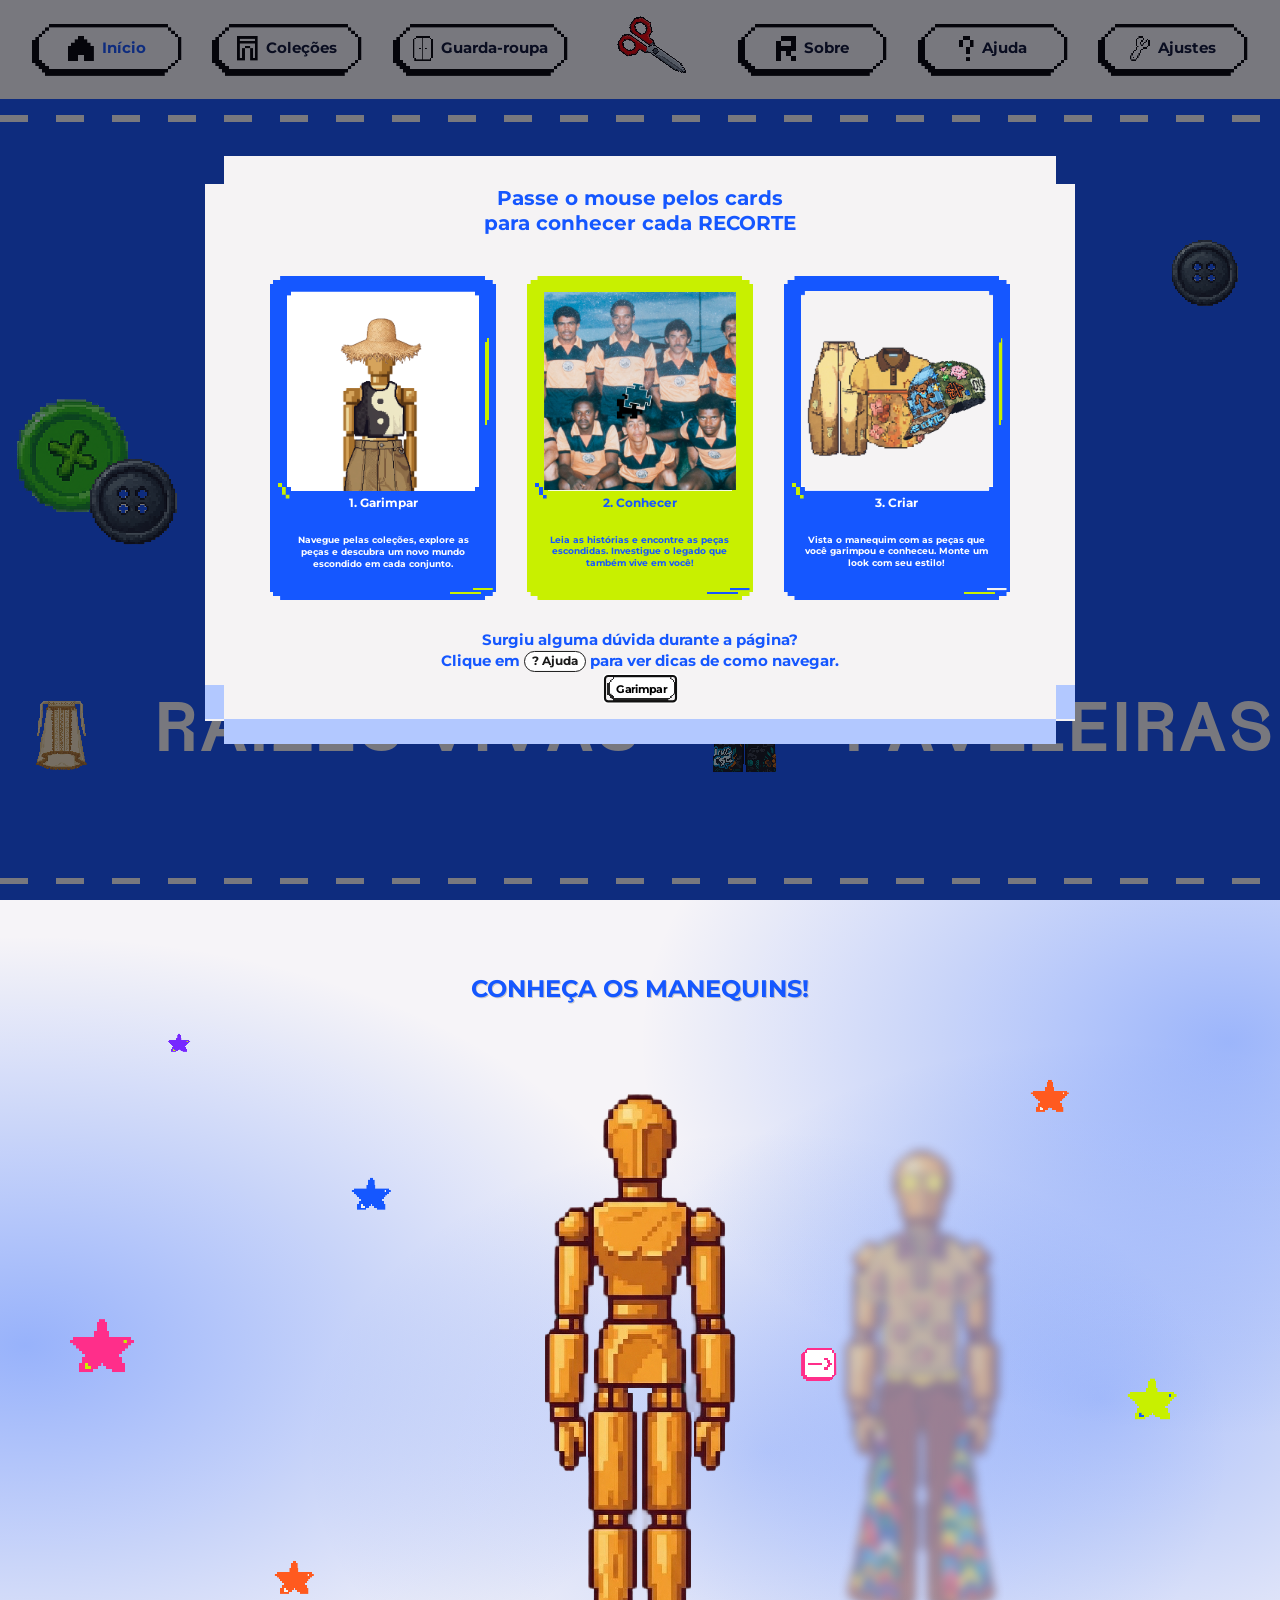
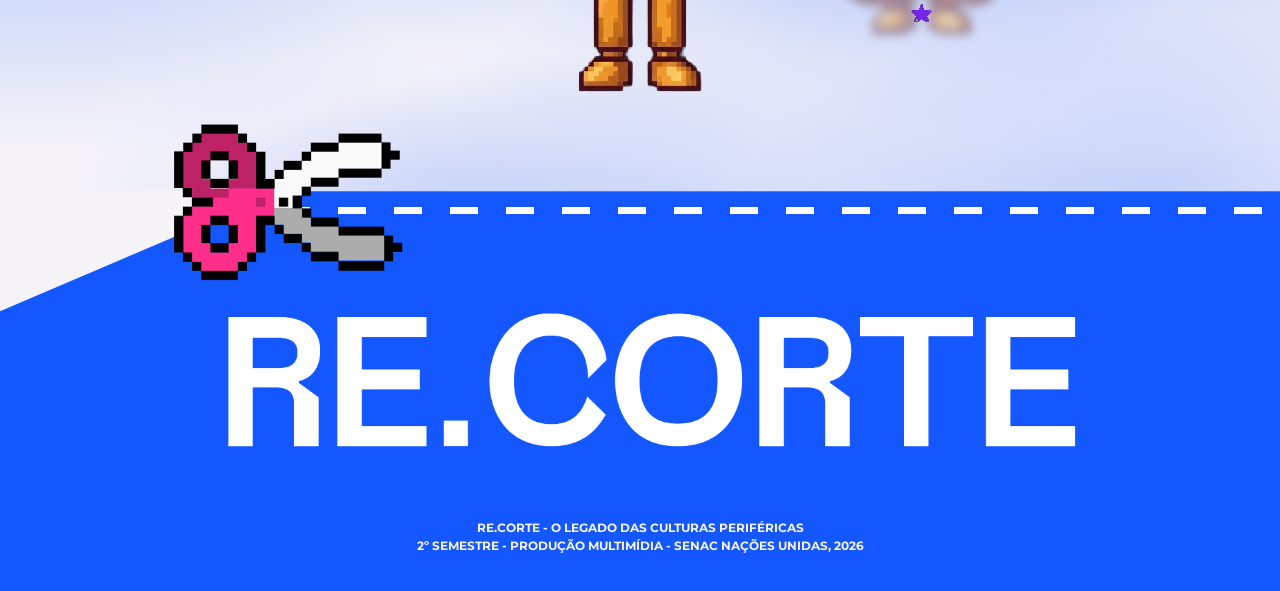
<file: garimpar.html>
<!DOCTYPE html>
<html lang="pt-BR">
<head>
  <meta charset="UTF-8">
  <meta name="viewport" content="width=device-width, initial-scale=1.0">
  <title>Garimpar | RE.CORTE</title>

  <link rel="preconnect" href="https://fonts.googleapis.com">
  <link rel="preconnect" href="https://fonts.gstatic.com" crossorigin>
  <link href="https://fonts.googleapis.com/css2?family=Montserrat:wght@400;600;700;800&display=swap" rel="stylesheet">

  <link rel="stylesheet" href="acessibilidade.css">
  <link rel="stylesheet" href="cabecalho.css">
  <link rel="stylesheet" href="fontes.css">
  <link rel="stylesheet" href="garimpar.css?v=2">
    <link rel="stylesheet" href="manequim.css">
      <link rel="stylesheet" href="rodape.css?v=6">
      <link rel="stylesheet" href="ajuda.css">
        <link rel="stylesheet" href="cards.css">
</head>
<body data-ajuda="garimpar" data-cards-auto>

  <!-- TELA INICIAL: capa + faixa, centralizadas juntas na página -->
  <div class="tela">

    <div class="capa__linha" aria-hidden="true"></div>

    <!-- CAPA -->
    <section class="capa" id="capa">
      <div class="capa__marca">
        <img class="capa__logo" src="img/SVG/logo-capa.svg" alt="RE.CORTE">

        <!-- botões de roupa (decorativos) -->
        <img class="capa__botao capa__botao--conjunto" src="img/garimpar/capa/4x/botoes-conjunto@4x.png" alt="" aria-hidden="true">
        <img class="capa__botao capa__botao--escuro" src="img/garimpar/capa/4x/botao-escuro@4x.png" alt="" aria-hidden="true">
      </div>

      <p class="capa__frase">Já pensou em vestir<br>a sua história?</p>

      <a class="cab-botao ir-manequim" href="#manequim">Ir ao manequim <span aria-hidden="true">↓</span></a>
    </section>

        <!-- FAIXA EM LOOP -->
    <section class="faixa" id="faixa" aria-label="Coleções">
      <ul class="faixa__trilho">
        <li class="faixa__peca faixa__peca--saia"><img src="img/garimpar/faixa/4x/peca-saia@4x.png" alt=""></li>
        <li class="faixa__nome">RAÍZES VIVAS</li>
        <li class="faixa__peca faixa__peca--bermuda"><img src="img/garimpar/faixa/4x/peca-bermuda@4x.png" alt=""></li>
        <li class="faixa__nome">FAVELEIRAS</li>
        <li class="faixa__peca faixa__peca--jaqueta"><img src="img/garimpar/faixa/4x/peca-jaqueta@4x.png" alt=""></li>
        <li class="faixa__nome">ARRETADO</li>
      </ul>
    </section>

    <!-- linha de recorte do fim da capa azul (NOVA) -->
    <div class="capa__linha capa__linha--baixo" aria-hidden="true"></div>

  </div>

   <!-- MANEQUIM -->
  <section class="manequim" id="manequim" aria-label="Manequim">
    <div class="manequim__palco">

      <p class="manequim__dica" data-cores>CONHEÇA OS MANEQUINS!</p>
      <img class="manequim__vizinho manequim__vizinho--esq" alt="" aria-hidden="true" hidden>
      <img class="manequim__vizinho manequim__vizinho--dir" alt="" aria-hidden="true" hidden>

      <div class="manequim__colecao" aria-live="polite" hidden>
        <h2 class="manequim__nome"></h2>
        <p class="manequim__texto"></p>
      </div>

      <a class="manequim__link" id="manequim-link">
        <img class="manequim__boneco" src="img/garimpar/manequim/4x/manequim-liso@4x.png" alt="Manequim de madeira">
      </a>

      <button class="manequim__seta manequim__seta--esq" type="button" aria-label="Ver o look anterior" hidden>
        <img src="img/garimpar/manequim/4x/seta@4x.png" alt="">
      </button>
      <button class="manequim__seta manequim__seta--dir" type="button" aria-label="Ver o próximo look">
        <img src="img/garimpar/manequim/4x/seta@4x.png" alt="">
      </button>
      
      <!-- estrelas (posição e tamanho: manequim.css) -->
      <img class="manequim__estrela e1" src="img/garimpar/manequim/4x/estrela-roxa@4x.png" alt="" aria-hidden="true">
      <img class="manequim__estrela e2" src="img/garimpar/manequim/4x/estrela-azul@4x.png" alt="" aria-hidden="true">
      <img class="manequim__estrela e3" src="img/garimpar/manequim/4x/estrela-rosa@4x.png" alt="" aria-hidden="true">
      <img class="manequim__estrela e4" src="img/garimpar/manequim/4x/estrela-laranja@4x.png" alt="" aria-hidden="true">
      <img class="manequim__estrela e5" src="img/garimpar/manequim/4x/estrela-roxa@4x.png" alt="" aria-hidden="true">
      <img class="manequim__estrela e6" src="img/garimpar/manequim/4x/estrela-lima@4x.png" alt="" aria-hidden="true">
      <img class="manequim__estrela e7" src="img/garimpar/manequim/4x/estrela-laranja@4x.png" alt="" aria-hidden="true">

    </div>
  </section>

   <!-- RODAPÉ -->
  <footer class="rodape" id="rodape">
    <div class="rodape__corte" aria-hidden="true"></div>

        <div class="rodape__arte" role="img" aria-label="RE.CORTE, com uma tesoura">
      <div class="rodape__arte-repouso"></div>
      <div class="rodape__arte-hover"></div>
    </div>

    <div class="rodape__alvo rodape__alvo--tesoura" aria-hidden="true"></div>
    <div class="rodape__alvo rodape__alvo--letras" aria-hidden="true"></div>
   

    <p class="rodape__legenda">
      RE.CORTE - O LEGADO DAS CULTURAS PERIFÉRICAS<br>
      2º SEMESTRE - PRODUÇÃO MULTIMÍDIA - SENAC NAÇÕES UNIDAS, 2026
    </p>
  </footer>

  <script src="cabecalho.js"></script>
  <script src="acessibilidade.js"></script>
  <script src="garimpar.js"></script>
    <script src="manequim.js"></script>
      <script src="rodape.js"></script>
      <script src="ajuda.js"></script>
            <script src="cards.js"></script>
</body>
</html>
</file>
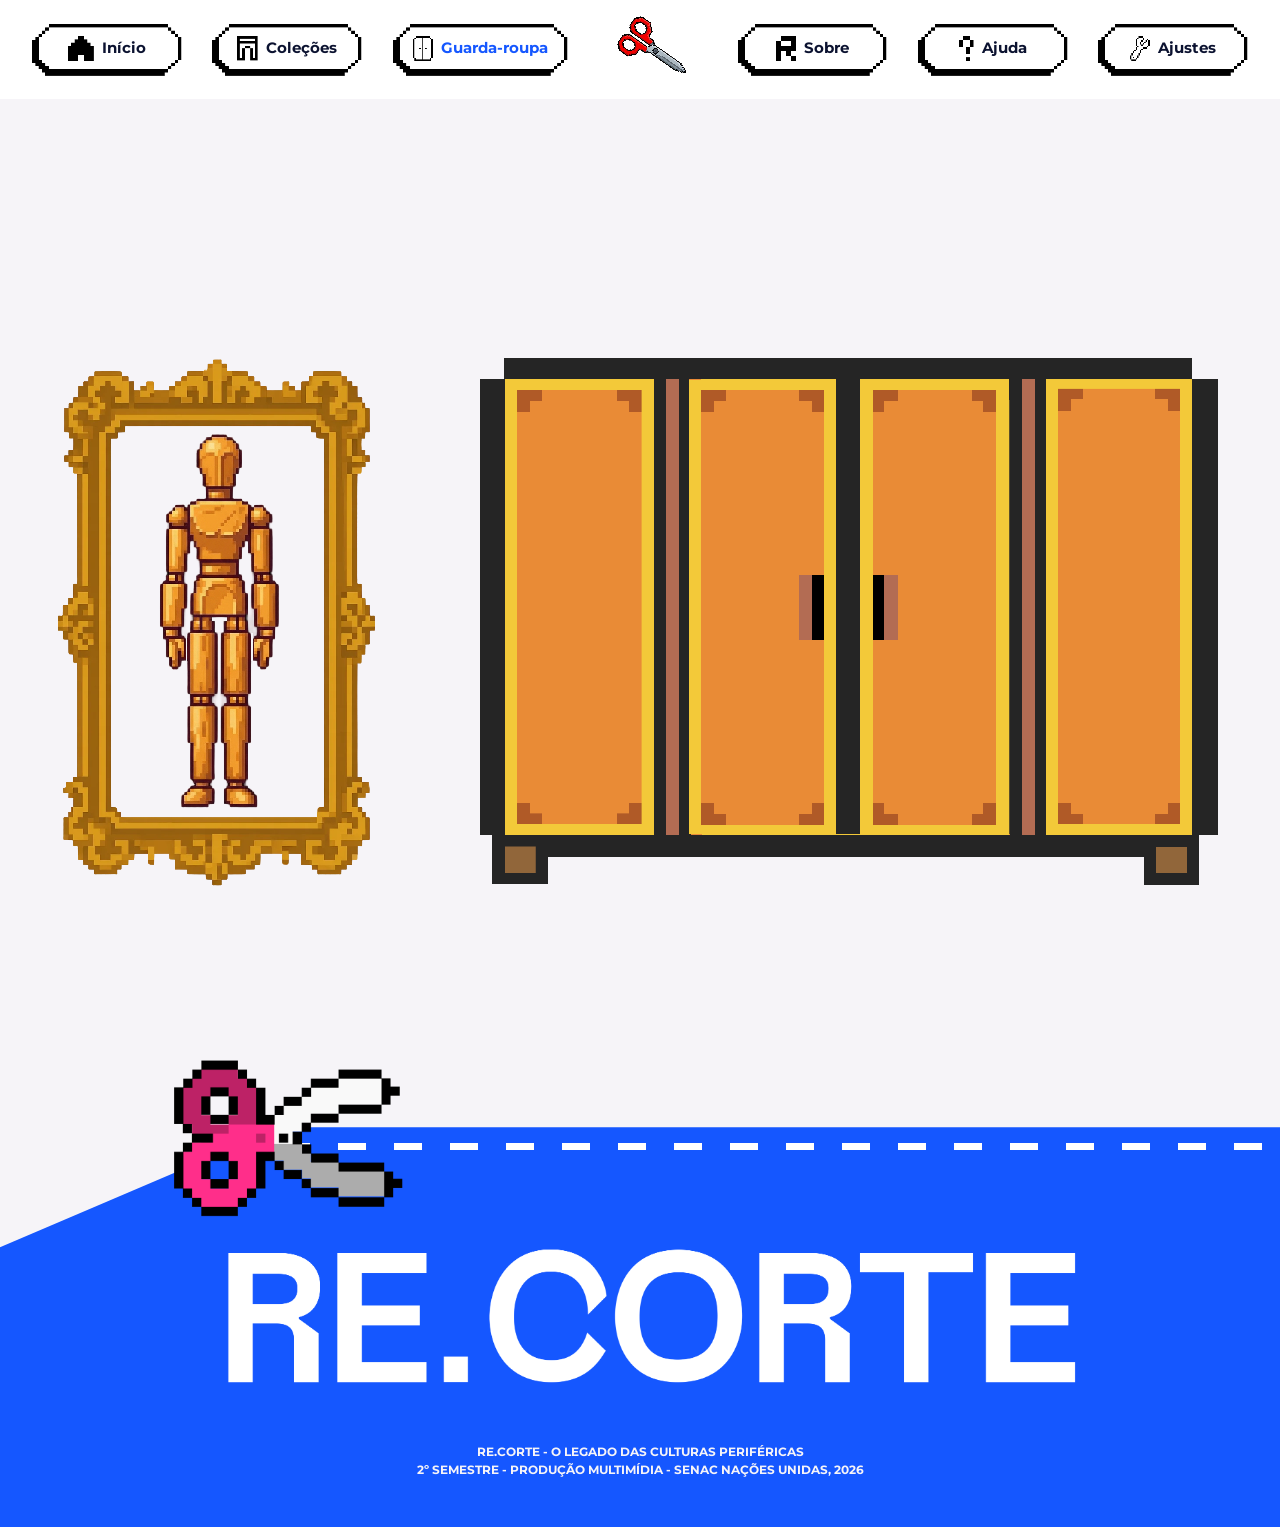
<file: guarda-roupa.html>
<!DOCTYPE html>
<html lang="pt-BR">
<head>
  <meta charset="UTF-8">
  <meta name="viewport" content="width=device-width, initial-scale=1.0">
  <title>Guarda-roupa | RE.CORTE</title>

  <link rel="preconnect" href="https://fonts.googleapis.com">
  <link rel="preconnect" href="https://fonts.gstatic.com" crossorigin>
  <link href="https://fonts.googleapis.com/css2?family=Montserrat:wght@400;600;700;800&display=swap" rel="stylesheet">

  <link rel="stylesheet" href="acessibilidade.css">
  <link rel="stylesheet" href="cabecalho.css">
  <link rel="stylesheet" href="fontes.css">
  <link rel="stylesheet" href="guarda-roupa.css">
  <link rel="stylesheet" href="rodape.css">
  <link rel="stylesheet" href="ajuda.css">
</head>
<body class="guarda-roupa" data-ajuda="montar">
  <svg width="0" height="0" style="position:absolute" aria-hidden="true" focusable="false">
    <filter id="pinta-azul" color-interpolation-filters="sRGB">
      <feColorMatrix type="matrix" values="0 0 0 0 0.082  0 0 0 0 0.341  0 0 0 0 1  0 0 0 1 0"/>
    </filter>
  </svg>
  <main class="gr">
  <img class="gr__criar" src="img/guarda-roupa/4x/criar@4x.png" alt="" aria-hidden="true" style="visibility:hidden">

  <section class="gr__palco">

    <div class="gr__manequim">
      <img class="gr__moldura" src="img/guarda-roupa/4x/moldura@4x.png" alt="">
      <div class="gr__corpo">
        <img class="gr__corpo-img" src="img/guarda-roupa/4x/manequimguardaroupa@4x.png" alt="Manequim">
        <div class="gr__roupas" id="roupas"></div>
      </div>
    </div>

        <div class="gr__armario" id="armario">
      <img class="gr__armario-img" src="img/guarda-roupa/4x/guardaroupaaberto@4x.png" alt="">

      <div class="gr__abas">
               <button class="gr__aba" data-colecao="arretado" type="button"><img src="img/guarda-roupa/4x/moldurabotao@4x.png" alt=""><span>Arretado</span></button>
        <button class="gr__aba" data-colecao="faveleiras" type="button"><img src="img/guarda-roupa/4x/moldurabotao@4x.png" alt=""><span>Faveleiras</span></button>
        <button class="gr__aba" data-colecao="raizes" type="button"><img src="img/guarda-roupa/4x/moldurabotao@4x.png" alt=""><span>Raízes vivas</span></button>
      </div>

      <div class="gr__pecas" id="pecas"></div>

    
      <div class="gr__porta gr__porta--esq"></div>
      <div class="gr__porta gr__porta--dir"></div>

      <button class="gr__abrir" id="abrir" type="button" aria-label="Abrir o guarda-roupa"></button>
      <button class="gr__fechar" id="fechar" type="button">feche</button>
            <button class="gr__reiniciar" id="reiniciar" type="button" aria-label="Tirar todas as roupas do manequim" title="Tirar todas as roupas">↻</button>
                  <button class="gr__reiniciar-tudo" id="reiniciar-tudo" type="button">REINICIAR JOGO COMPLETO<small>(BLOQUEARÁ AS PEÇAS NOVAMENTE)</small></button>
    </div>
  </section>


</main>


  <!-- RODAPÉ -->
  <footer class="rodape" id="rodape">
    <div class="rodape__corte" aria-hidden="true"></div>

    <div class="rodape__arte" role="img" aria-label="RE.CORTE, com uma tesoura">
      <div class="rodape__arte-repouso"></div>
      <div class="rodape__arte-hover"></div>
    </div>

    <div class="rodape__alvo rodape__alvo--tesoura" aria-hidden="true"></div>
    <div class="rodape__alvo rodape__alvo--letras" aria-hidden="true"></div>

    <p class="rodape__legenda">
      RE.CORTE - O LEGADO DAS CULTURAS PERIFÉRICAS<br>
      2º SEMESTRE - PRODUÇÃO MULTIMÍDIA - SENAC NAÇÕES UNIDAS, 2026
    </p>
  </footer>

  <script src="cabecalho.js"></script>
  <script src="acessibilidade.js"></script>
  <script src="rodape.js"></script>
  <script src="pecas.js"></script>
<script src="guarda-roupa.js"></script>
<script src="ajuda.js"></script>
<script src="cards.js"></script>
    
</body>
</html>
</file>
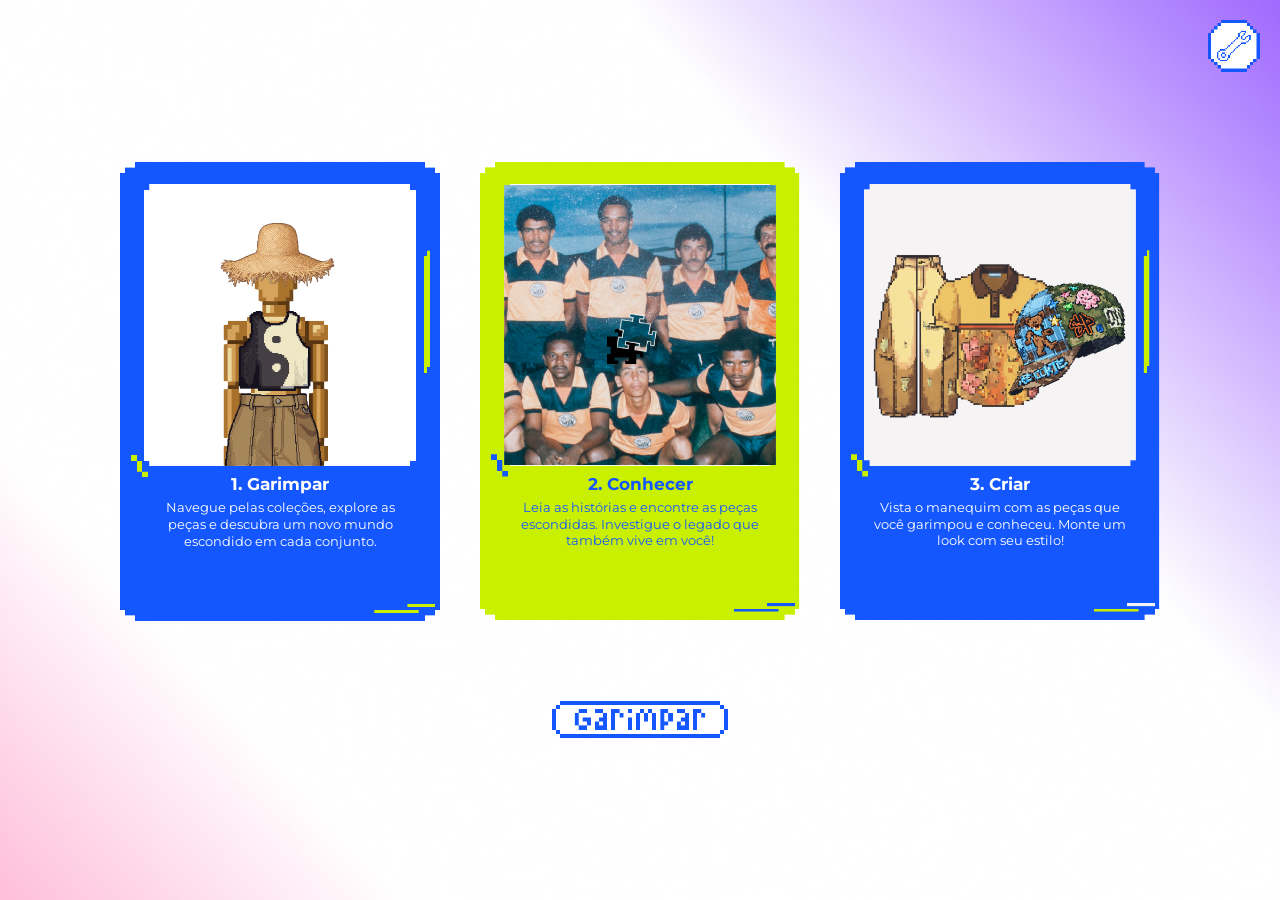
<file: instrucoes.html>
<!DOCTYPE html>
<html lang="pt-BR">
<head>
  <meta charset="UTF-8">
  <meta name="viewport" content="width=device-width, initial-scale=1.0">
  <title>Instruções | RE.CORTE</title>

  <link rel="preconnect" href="https://fonts.googleapis.com">
  <link href="https://fonts.googleapis.com/css2?family=Montserrat:wght@400;600;700&display=swap" rel="stylesheet">
  <link rel="stylesheet" href="acessibilidade.css">

  <style>
    * { box-sizing: border-box; margin: 0; padding: 0; }

    body {
      min-height: 100vh;
      font-family: "Montserrat", sans-serif;
      background: #ffffff url("img/instrucoes/fundo-instrucoes@4x.jpg") center / cover no-repeat;
    }

    .so-leitor {
      position: absolute;
      width: 1px; height: 1px;
      overflow: hidden;
      clip: rect(0 0 0 0);
    }

    .pagina {
      min-height: 100vh;
      display: flex;
      flex-direction: column;
      align-items: center;
      justify-content: center;
      gap: 2.5rem;
      padding: 2rem;
    }

    .cards {
      display: flex;
      flex-wrap: wrap;
      gap: 2.5rem;
      justify-content: center;
      align-items: flex-start;
    }

    /* ---------- CARD ---------- */
    .card {
      position: relative;
      width: 20rem;
      perspective: 1200px;
      outline: none;
      cursor: default;
    }

    .card__giro {
      position: relative;
      transform-style: preserve-3d;
      transition: transform 0.7s cubic-bezier(.2, .8, .2, 1);
    }

    @media (hover: hover) {
      .pronto .card:hover .card__giro { transform: scale(1.06) rotateY(180deg) rotateZ(2deg); }
    }
    .card:focus-visible .card__giro,
    .card.virado .card__giro {
      transform: scale(1.06) rotateY(180deg) rotateZ(2deg);
    }

    .card__face {
      backface-visibility: hidden;
      -webkit-backface-visibility: hidden;
    }
    .card__frente { position: relative; }
    .card__verso {
      position: absolute;
      inset: 0;
      transform: rotateY(180deg);
    }

    .card__moldura {
      display: block;
      width: 100%;
      height: auto;
      image-rendering: pixelated;
    }

    /* ---------- ILUSTRAÇÃO (dentro do quadrado branco) ---------- */
    .card__ilustracao {
      position: absolute;
      left: 7.5%;
      top: 4.7%;
      width: 85%;
      height: 61.6%;
      object-fit: contain;
      object-position: center;
      pointer-events: none;
    }

    .card__texto {
      position: absolute;
      left: 9%;
      right: 9%;
      top: 68%;
      text-align: center;
      color: #ffffff;
    }
    .card__texto h2 { font-size: 1.05rem; font-weight: 700; margin-bottom: 0.4rem; }
    .card__texto p { font-size: 0.8rem; line-height: 1.3; }
    .card--conhecer .card__texto { color: var(--azul); }

    /* ---------- VERSO ---------- */
    :root { --lima: #c8f000; }

    .verso__texto {
      position: absolute;
      left: 15%;
      right: 15%;
      top: 14%;
      color: #ffffff;
      text-align: center;
    }
    .verso__texto h2 {
      font-size: 1.5rem;
      font-weight: 700;
      color: var(--lima);
      margin-bottom: 1.4rem;
    }
    .verso__texto p {
      font-size: 0.8rem;
      line-height: 1.4;
      margin-bottom: 1rem;
    }
    .verso__texto .destaque {
      font-size: 0.95rem;
      font-weight: 700;
      line-height: 1.3;
      margin-top: 1.2rem;
    }

    /* Conhecer: fundo lima, texto todo azul */
    .card--conhecer .verso__texto { color: var(--azul, #1658ff); left: 14%; right: 17%; top: 12%; }
    .card--conhecer .verso__texto h2 { color: var(--azul, #1658ff); }

    /* Criar: fundo azul, título lima, texto branco */
    .card--criar .verso__texto { left: 17%; right: 18%; top: 17%; }

    /* ---------- BOTÃO GARIMPAR ---------- */
    .botao-garimpar {
      display: block;
      align-self: center;
      margin-top: 2.5rem;
      transition: transform 0.18s steps(4);
    }
    .botao-garimpar img {
      display: block;
      width: 11rem;
      height: auto;
      image-rendering: pixelated;
      transition: filter 0.18s steps(4);
    }
    .botao-garimpar:hover,
    .botao-garimpar:focus-visible {
      transform: translateY(-6px) scale(1.06);
    }
    .botao-garimpar:hover img,
    .botao-garimpar:focus-visible img {
      filter: drop-shadow(5px 5px 0 var(--azul));
    }
    .botao-garimpar:active { transform: translateY(2px) scale(0.97); }

    @media (prefers-reduced-motion: reduce) {
      .card__giro, .botao-garimpar, .botao-garimpar img { transition: none; }
    }
  </style>
</head>
<body>

  <h1 class="so-leitor">Instruções</h1>

  <div class="pagina">

    <main class="cards">

      <!-- GARIMPAR -->
      <article class="card card--garimpar" tabindex="0">
        <div class="card__giro">
          <div class="card__face card__frente">
            <img class="card__moldura" src="img/instrucoes/card-garimpar@4x.png" alt="">
            <img class="card__ilustracao" src="img/instrucoes/4x/ilustracao-garimpar@4x.png" alt="">
            <div class="card__texto">
              <h2>1. Garimpar</h2>
              <p>Navegue pelas coleções, explore as peças e descubra um novo mundo escondido em cada conjunto.</p>
            </div>
          </div>
          <div class="card__face card__verso">
            <img class="card__moldura" src="img/instrucoes/verso-garimpar@4x.png" alt="">
            <div class="verso__texto">
              <h2>Garimpar</h2>
              <p>Na primeira fase, você navegará por três coleções:  ARRETADO, FAVELEIRAS e RAÍZES VIVAS, cada uma contando uma história. O que acha de encontrar aquela que conta um pouco sobre suas origens? Clique nas coleções e começe a explorar!</p>
            </div>
          </div>
        </div>
      </article>

      <!-- CONHECER -->
      <article class="card card--conhecer" tabindex="0">
        <div class="card__giro">
          <div class="card__face card__frente">
            <img class="card__moldura" src="img/instrucoes/card-conhecer@4x.png" alt="">
            <img class="card__ilustracao" src="img/instrucoes/4x/ilustracao-conhecer@4x.png" alt="">
            <div class="card__texto">
              <h2>2. Conhecer</h2>
              <p>Leia as histórias e encontre as peças escondidas. Investigue o legado que também vive em você!</p>
            </div>
          </div>
          <div class="card__face card__verso">
            <img class="card__moldura" src="img/instrucoes/verso-conhecer@4x.png" alt="">
            <div class="verso__texto">
              <h2>Conhecer</h2>
              <p>Nesta segunda etapa, você conhecerá mais de perto o que inspirou o projeto: 
a periferia. Entenda as histórias para desbloquear conteúdos e reflita sobre narrativas que, mesmo transformadas pelo tempo, guardam sua essência.</p>
  
            </div>
          </div>
        </div>
      </article>

      <!-- CRIAR -->
      <article class="card card--criar" tabindex="0">
        <div class="card__giro">
          <div class="card__face card__frente">
            <img class="card__moldura" src="img/instrucoes/card-criar@4x.png" alt="">
            <img class="card__ilustracao" src="img/instrucoes/4x/ilustracao-criar@4x.png" alt="">
            <div class="card__texto">
              <h2>3. Criar</h2>
              <p>Vista o manequim com as peças que você garimpou e conheceu. Monte um look com seu estilo!</p>
            </div>
          </div>
          <div class="card__face card__verso">
            <img class="card__moldura" src="img/instrucoes/verso-criar@4x.png" alt="">
            <div class="verso__texto">
              <h2>Criar</h2>
              <p>Por fim, você poderá customizar o seu próprio manequim com todas as peças que você adquiriu ao longo da jornada. É o seu momento de criar, use e misture com liberdade todas as vestimentas.</p>
            </div>
          </div>
        </div>
      </article>

    </main>

    <!-- BOTÃO GARIMPAR (leva para a próxima página, que ainda vamos fazer) -->
    <a class="botao-garimpar" href="garimpar.html" target="_top" aria-label="Garimpar">
      <img src="img/instrucoes/botao-garimpar@4x.png" alt="">
    </a>

  </div>

  <script src="acessibilidade.js"></script>
  <script>
    // O giro por hover só liga depois que o mouse se mexer de verdade
    window.addEventListener("mousemove", function () {
      document.body.classList.add("pronto");
    }, { once: true });

    // Toque no celular: um toque vira o card, outro desvira
    document.querySelectorAll(".card").forEach(function (card) {
      card.addEventListener("click", function () {
        if (window.matchMedia("(hover: none)").matches) {
          card.classList.toggle("virado");
        }
      });
    });
  </script>

</body>
</html>
</file>
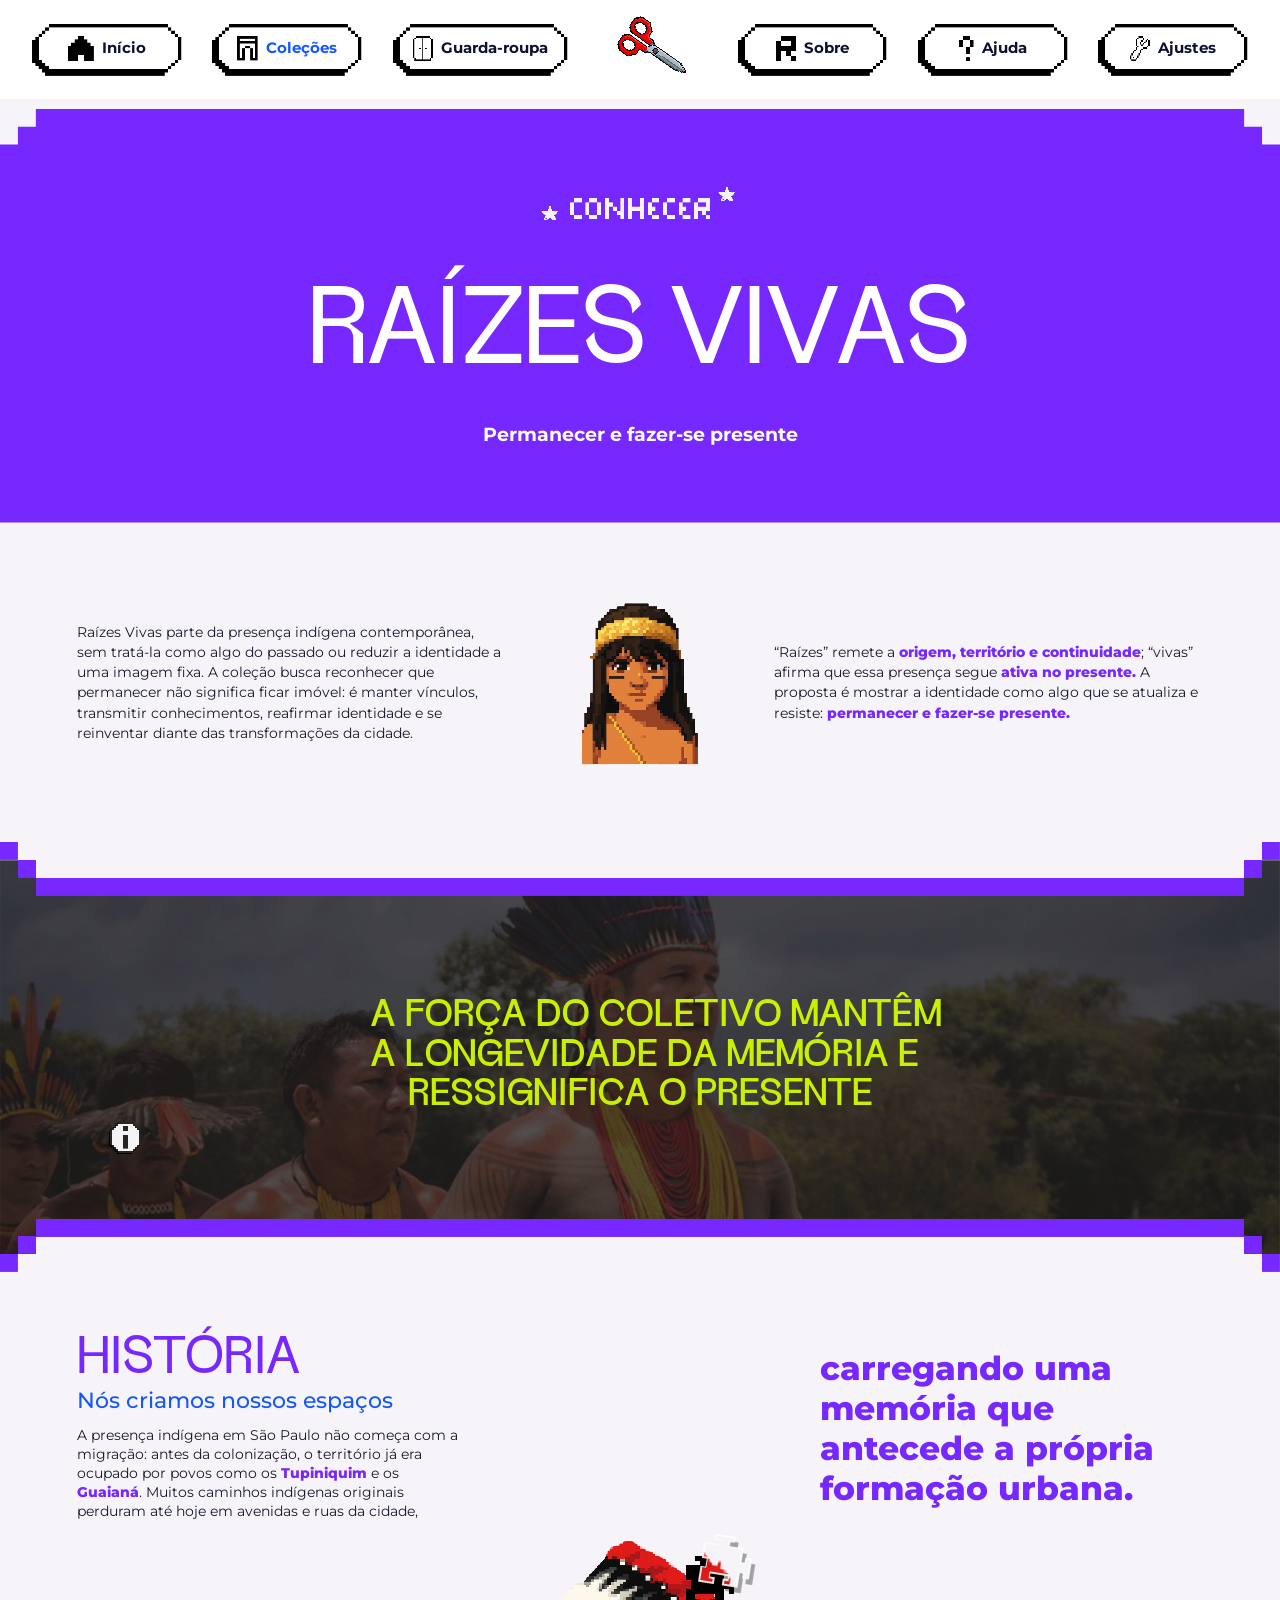
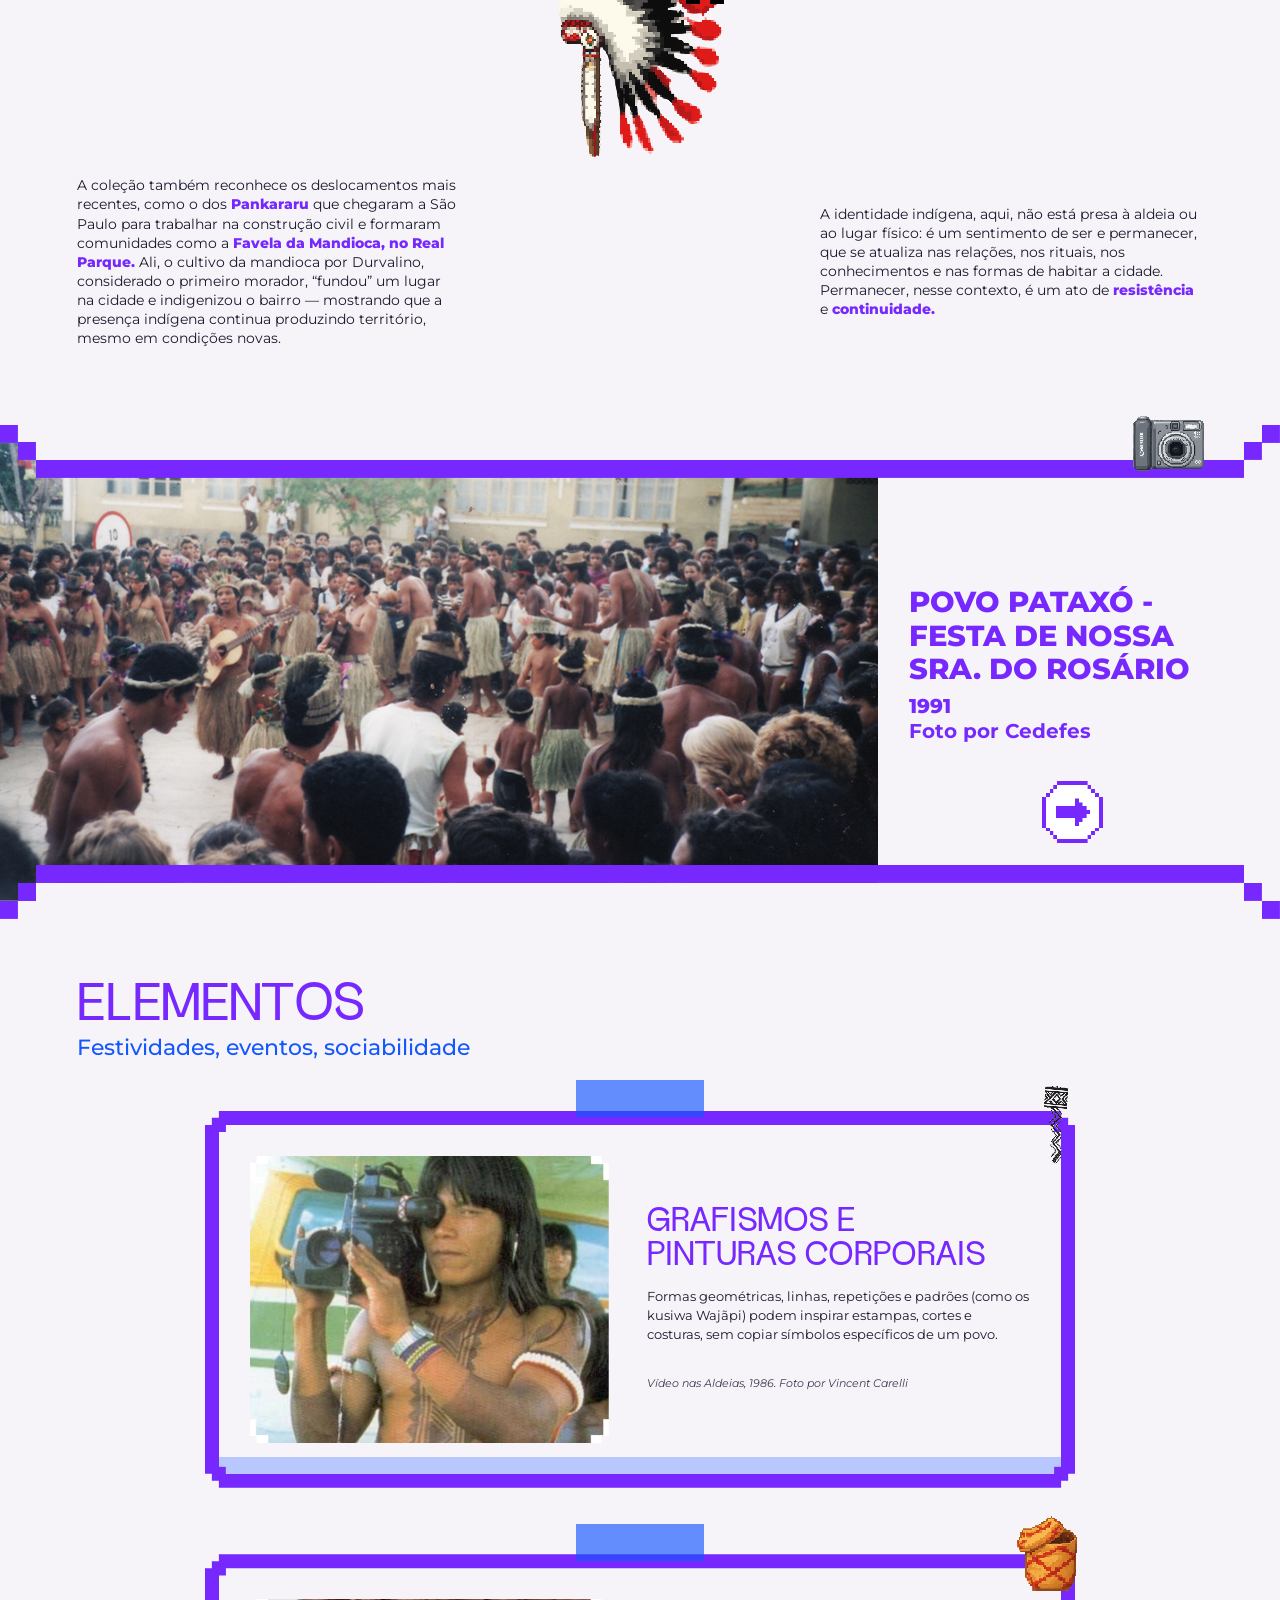
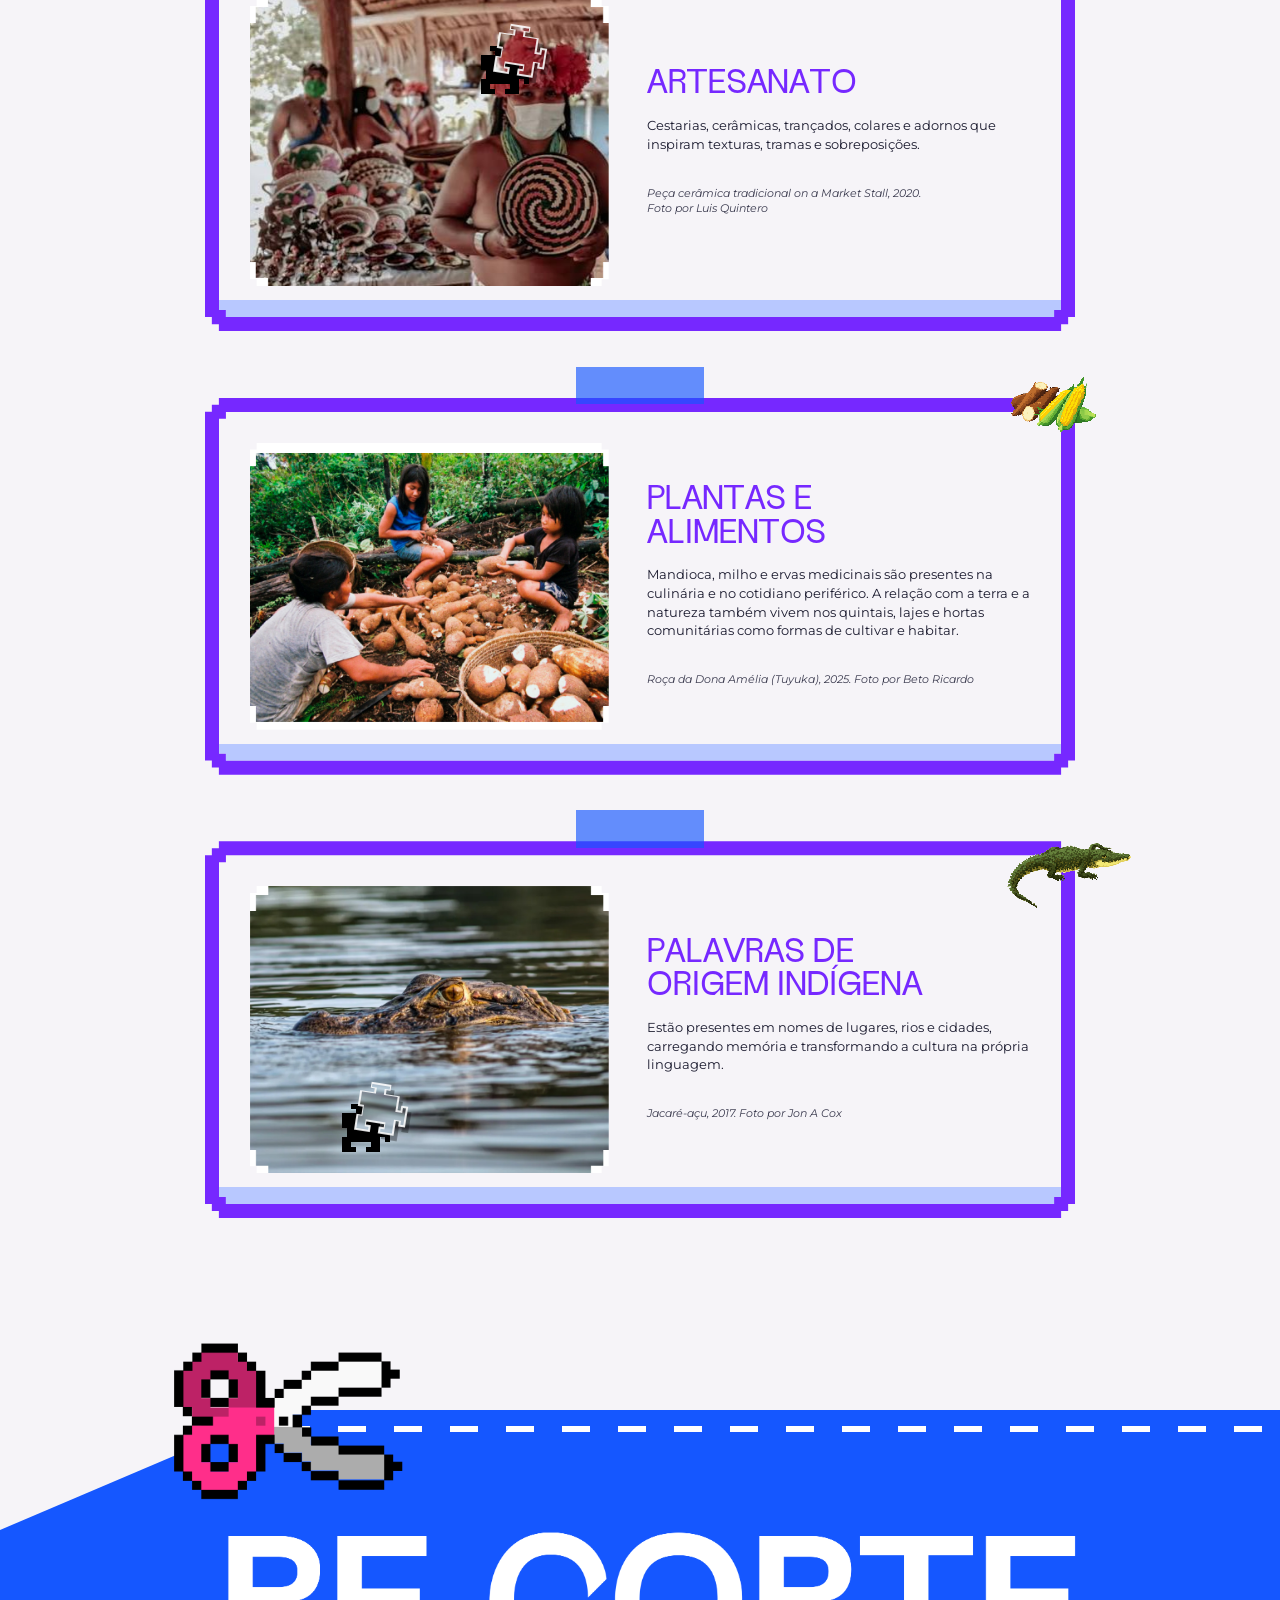
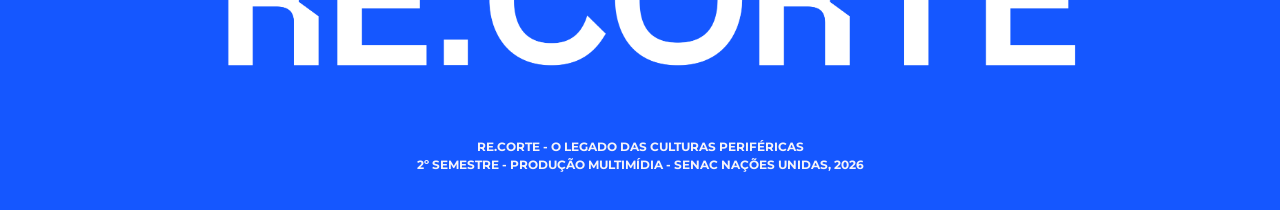
<file: raizes-vivas.html>
<!DOCTYPE html>
<html lang="pt-BR">
<head>
  <meta charset="UTF-8">
  <meta name="viewport" content="width=device-width, initial-scale=1.0">
  <title>Raízes Vivas | RE.CORTE</title>

  <link rel="preconnect" href="https://fonts.googleapis.com">
  <link rel="preconnect" href="https://fonts.gstatic.com" crossorigin>
  <link href="https://fonts.googleapis.com/css2?family=Montserrat:wght@400;600;700;800&display=swap" rel="stylesheet">

  <link rel="stylesheet" href="acessibilidade.css">
  <link rel="stylesheet" href="cabecalho.css">
  <link rel="stylesheet" href="fontes.css">
  <link rel="stylesheet" href="colecao.css">
  <link rel="stylesheet" href="rodape.css">
  <link rel="stylesheet" href="ajuda.css">
</head>
<body class="colecao colecao--raizes">
  <body class="..." data-ajuda="conhecer"></body>

  <main>

    <!-- TOPO -->
    <header class="colecao__topo">
      <div class="colecao__selo">
        <img class="colecao__selo-texto" src="img/colecoes/arretado/4x/conhecer@4x.png" alt="Conhecer">
        <img class="colecao__selo-estrela colecao__selo-estrela--esq" src="img/colecoes/arretado/4x/estrelinha-sobre@4x.png" alt="" aria-hidden="true">
        <img class="colecao__selo-estrela colecao__selo-estrela--dir" src="img/colecoes/arretado/4x/estrelinha-sobre@4x.png" alt="" aria-hidden="true">
      </div>
      <h1 class="colecao__titulo">RAÍZES VIVAS</h1>
      <p class="colecao__subtitulo">Permanecer e fazer-se presente</p>
    </header>

    <!-- INTRODUÇÃO -->
    <section class="colecao__intro" aria-label="Sobre a coleção">
      <p>
        Raízes Vivas parte da presença indígena contemporânea, sem tratá-la como algo do passado ou reduzir
        a identidade a uma imagem fixa. A coleção busca reconhecer que permanecer não significa ficar imóvel:
        é manter vínculos, transmitir conhecimentos, reafirmar identidade e se reinventar diante das
        transformações da cidade.
      </p>

      <img class="colecao__intro-img" src="img/colecoes/raizes/4x/ilustracaoindigena@4x.png" alt="Ilustração de uma criança indígena com faixa amarela na cabeça e pintura facial">

      <p>
        “Raízes” remete a <strong>origem, território e continuidade</strong>; “vivas” afirma que essa
        presença segue <strong>ativa no presente.</strong> A proposta é mostrar a identidade como algo que
        se atualiza e resiste: <strong>permanecer e fazer-se presente.</strong>
      </p>
    </section>

    <!-- FAIXA COM FOTO -->
    <section class="colecao__faixa" aria-label="A força do coletivo">
      <img class="colecao__faixa-foto colecao__faixa-foto--cor" src="img/colecoes/raizes/fotos-raizes/indigenasgrupo.jpg" alt="Grupo de indígenas com cocares e colares, ao ar livre">
      <h2 class="colecao__faixa-frase">A força do coletivo mantêm<br>a longevidade da memória e<br>ressignifica o presente</h2>

      <button class="colecao__info" type="button" aria-describedby="credito-grupo">
        <img src="img/colecoes/arretado/4x/icone-info@4x.png" alt="Ver o crédito da imagem">
      </button>
      <p class="colecao__credito" id="credito-grupo" role="tooltip">Foto por Junior Tapirape Asiva/Acervo Fundo Brasil - História dos povos indígenas.</p>
    </section>

    <!-- HISTÓRIA -->
    <section class="colecao__historia" aria-labelledby="titulo-historia">
      <div class="colecao__historia-linha">
        <div>
          <h2 class="colecao__h2" id="titulo-historia">HISTÓRIA</h2>
          <p class="colecao__h3">Nós criamos nossos espaços</p>
          <p>
            A presença indígena em São Paulo não começa com a migração: antes da colonização, o território
            já era ocupado por povos como os <strong>Tupiniquim</strong> e os <strong>Guaianá</strong>.
            Muitos caminhos indígenas originais perduram até hoje em avenidas e ruas da cidade,
          </p>
        </div>
        <p class="colecao__destaque">
          carregando uma memória que antecede a própria formação urbana.
        </p>
      </div>

      <img class="colecao__mala" src="img/colecoes/raizes/4x/cocar@4x.png" alt="Cocar de penas vermelhas, pretas e brancas">
     <button class="esteregg" type="button" data-peca="jaquetaverde" data-na-foto data-x="89" data-y="20"></button>

      <div class="colecao__historia-linha">
        <p>
          A coleção também reconhece os deslocamentos mais recentes, como o dos <strong>Pankararu</strong>
          que chegaram a São Paulo para trabalhar na construção civil e formaram comunidades como a
          <strong>Favela da Mandioca, no Real Parque.</strong> Ali, o cultivo da mandioca por Durvalino,
          considerado o primeiro morador, “fundou” um lugar na cidade e indigenizou o bairro — mostrando que
          a presença indígena continua produzindo território, mesmo em condições novas.
        </p>
        <p>
          A identidade indígena, aqui, não está presa à aldeia ou ao lugar físico: é um sentimento de ser e
          permanecer, que se atualiza nas relações, nos rituais, nos conhecimentos e nas formas de habitar a
          cidade. Permanecer, nesse contexto, é um ato de <strong>resistência</strong> e
          <strong>continuidade.</strong>
        </p>
      </div>
    </section>

    <!-- CARROSSEL DE FOTOS -->
    <section class="colecao__faixa colecao__carrossel" aria-roledescription="carrossel" aria-label="Fotos da coleção">
      <img class="colecao__rolo" src="img/colecoes/raizes/4x/cameracanon@4x.png" alt="" aria-hidden="true">

      <article class="colecao__slide">
        <img class="colecao__faixa-foto" src="img/colecoes/raizes/fotos-raizes/pataxo.jpg" alt="Festa do povo Pataxó, com dançarinos de saia de palha e uma multidão em volta">
        <div class="colecao__slide-texto">
          <h3 class="colecao__slide-titulo">POVO PATAXÓ -<br>FESTA DE NOSSA<br>SRA. DO ROSÁRIO</h3>
          <p class="colecao__slide-ano">1991</p>
          <p class="colecao__slide-credito">Foto por Cedefes</p>
        </div>
      </article>

      <article class="colecao__slide">
        <img class="colecao__faixa-foto" src="img/colecoes/raizes/fotos-raizes/ailton.jpg" alt="Retrato em preto e branco de Ailton Krenak sorrindo">
        <div class="colecao__slide-texto">
          <h3 class="colecao__slide-titulo colecao__slide-titulo--medio">AILTON<br>KRENAK</h3>
          <p class="colecao__slide-ano">1989</p>
          <p class="colecao__slide-credito">Foto por João Roberto Ripper</p>
        </div>
      </article>

      <article class="colecao__slide">
        <img class="colecao__faixa-foto" src="img/colecoes/raizes/fotos-raizes/time.jpg" alt="Time de futebol do povo Maxakali posando em campo, em pé e agachado">
        <button class="esteregg" type="button" data-peca="toucatucum" style="--x: 16%; --y: 19%;"></button>
        <div class="colecao__slide-texto">
          <h3 class="colecao__slide-titulo colecao__slide-titulo--pequeno">TIME DE FUTEBOL DO<br>POVO MAXAKALI</h3>
          <p class="colecao__slide-ano">1988</p>
          <p class="colecao__slide-credito">Foto por Cedefes</p>
        </div>
      </article>

      <article class="colecao__slide">
        <img class="colecao__faixa-foto" src="img/colecoes/raizes/fotos-raizes/maraca.jpg" alt="Mão segurando um maracá, ao lado de uma saia de palha">
        <div class="colecao__slide-texto">
          <h3 class="colecao__slide-titulo colecao__slide-titulo--medio">MARACÁ</h3>
          <p class="colecao__slide-ano">1980 - 1990</p>
          <p class="colecao__slide-credito">Foto por Marco Aurélio Martins</p>
        </div>
      </article>

      <button class="colecao__seta" type="button" aria-label="Próxima foto">
        <img src="img/colecoes/raizes/4x/setaroxa@4x.png" alt="">
      </button>
    </section>

    <!-- ELEMENTOS -->
    <section class="colecao__elementos" aria-labelledby="titulo-elementos">
      <h2 class="colecao__h2" id="titulo-elementos">ELEMENTOS</h2>
      <p class="colecao__h3">Festividades, eventos, sociabilidade</p>

      <div class="colecao__cartoes">

        <article class="cartao">
          <span class="cartao__fita" aria-hidden="true"></span>
          <img class="cartao__icone cartao__icone--pintura" src="img/colecoes/raizes/4x/pintura@4x.png" alt="" aria-hidden="true">
          <div class="cartao__moldura">
            <div class="cartao__miolo">
              <img class="cartao__foto" src="img/colecoes/raizes/fotos-raizes/grafismos.jpg" alt="Indígena filmando com uma câmera de vídeo, com pintura corporal">
              <div class="cartao__texto">
                <h3 class="cartao__titulo">GRAFISMOS E<br>PINTURAS CORPORAIS</h3>
                <p>Formas geométricas, linhas, repetições e padrões (como os kusiwa Wajãpi) podem inspirar estampas, cortes e costuras, sem copiar símbolos específicos de um povo.</p>
                <p class="cartao__legenda">Vídeo nas Aldeias, 1986. Foto por Vincent Carelli</p>
              </div>
            </div>
          </div>
        </article>

        <article class="cartao">
          <span class="cartao__fita" aria-hidden="true"></span>
          <img class="cartao__icone cartao__icone--cesta" src="img/colecoes/raizes/4x/cesta@4x.png" alt="" aria-hidden="true">
          <div class="cartao__moldura">
            <div class="cartao__miolo">
              <img class="cartao__foto" src="img/colecoes/raizes/fotos-raizes/artesanatos.jpg" alt="Mulher com coroa de flores vermelhas segurando uma cesta trançada, ao lado de peças de artesanato">
             <button class="esteregg" type="button" data-peca="camisaraflechavermelha" data-na-foto data-x="71" data-y="25"></button>
              <div class="cartao__texto">
                <h3 class="cartao__titulo">ARTESANATO</h3>
                <p>Cestarias, cerâmicas, trançados, colares e adornos que inspiram texturas, tramas e sobreposições.</p>
                <p class="cartao__legenda">Peça cerâmica tradicional on a Market Stall, 2020.<br>Foto por Luis Quintero</p>
              </div>
            </div>
          </div>
        </article>

        <article class="cartao">
          <span class="cartao__fita" aria-hidden="true"></span>
          <img class="cartao__icone cartao__icone--mandioca" src="img/colecoes/raizes/4x/mandioca@4x.png" alt="" aria-hidden="true">
          <img class="cartao__icone cartao__icone--milho" src="img/colecoes/raizes/4x/milho@4x.png" alt="" aria-hidden="true">
          <div class="cartao__moldura">
            <div class="cartao__miolo">
              <img class="cartao__foto" src="img/colecoes/raizes/fotos-raizes/alimentos.jpg" alt="Mulher e duas crianças descascando mandioca em uma roça">
              <div class="cartao__texto">
                <h3 class="cartao__titulo">PLANTAS E<br>ALIMENTOS</h3>
                <p>Mandioca, milho e ervas medicinais são presentes na culinária e no cotidiano periférico. A relação com a terra e a natureza também vivem nos quintais, lajes e hortas comunitárias como formas de cultivar e habitar.</p>
                <p class="cartao__legenda">Roça da Dona Amélia (Tuyuka), 2025. Foto por Beto Ricardo</p>
              </div>
            </div>
          </div>
        </article>

        <article class="cartao">
          <span class="cartao__fita" aria-hidden="true"></span>
          <img class="cartao__icone cartao__icone--jacare" src="img/colecoes/raizes/4x/jacare@4x.png" alt="" aria-hidden="true">
          <div class="cartao__moldura">
            <div class="cartao__miolo">
              <img class="cartao__foto" src="img/colecoes/raizes/fotos-raizes/palavras.jpg" alt="Jacaré-açu com a cabeça fora da água">
              <button class="esteregg" type="button" data-peca="calcakusiwa" style="--x: 14%; --y: 70%;"></button>
              <div class="cartao__texto">
                <h3 class="cartao__titulo">PALAVRAS DE<br>ORIGEM INDÍGENA</h3>
                <p>Estão presentes em nomes de lugares, rios e cidades, carregando memória e transformando a cultura na própria linguagem.</p>
                <p class="cartao__legenda">Jacaré-açu, 2017. Foto por Jon A Cox</p>
              </div>
            </div>
          </div>
        </article>

      </div>
    </section>
  </main>

  <!-- RODAPÉ -->
  <footer class="rodape" id="rodape">
    <div class="rodape__corte" aria-hidden="true"></div>

    <div class="rodape__arte" role="img" aria-label="RE.CORTE, com uma tesoura">
      <div class="rodape__arte-repouso"></div>
      <div class="rodape__arte-hover"></div>
    </div>

    <div class="rodape__alvo rodape__alvo--tesoura" aria-hidden="true"></div>
    <div class="rodape__alvo rodape__alvo--letras" aria-hidden="true"></div>

    <p class="rodape__legenda">
      RE.CORTE - O LEGADO DAS CULTURAS PERIFÉRICAS<br>
      2º SEMESTRE - PRODUÇÃO MULTIMÍDIA - SENAC NAÇÕES UNIDAS, 2026
    </p>
  </footer>

  <script src="cabecalho.js"></script>
  <script src="acessibilidade.js"></script>
  <script src="colecao.js"></script>
  <script src="rodape.js"></script>
  <script src="ajuda.js"></script>
  <script src="pecas.js"></script>
<script src="esteregg.js"></script>
</body>
</html>
</file>
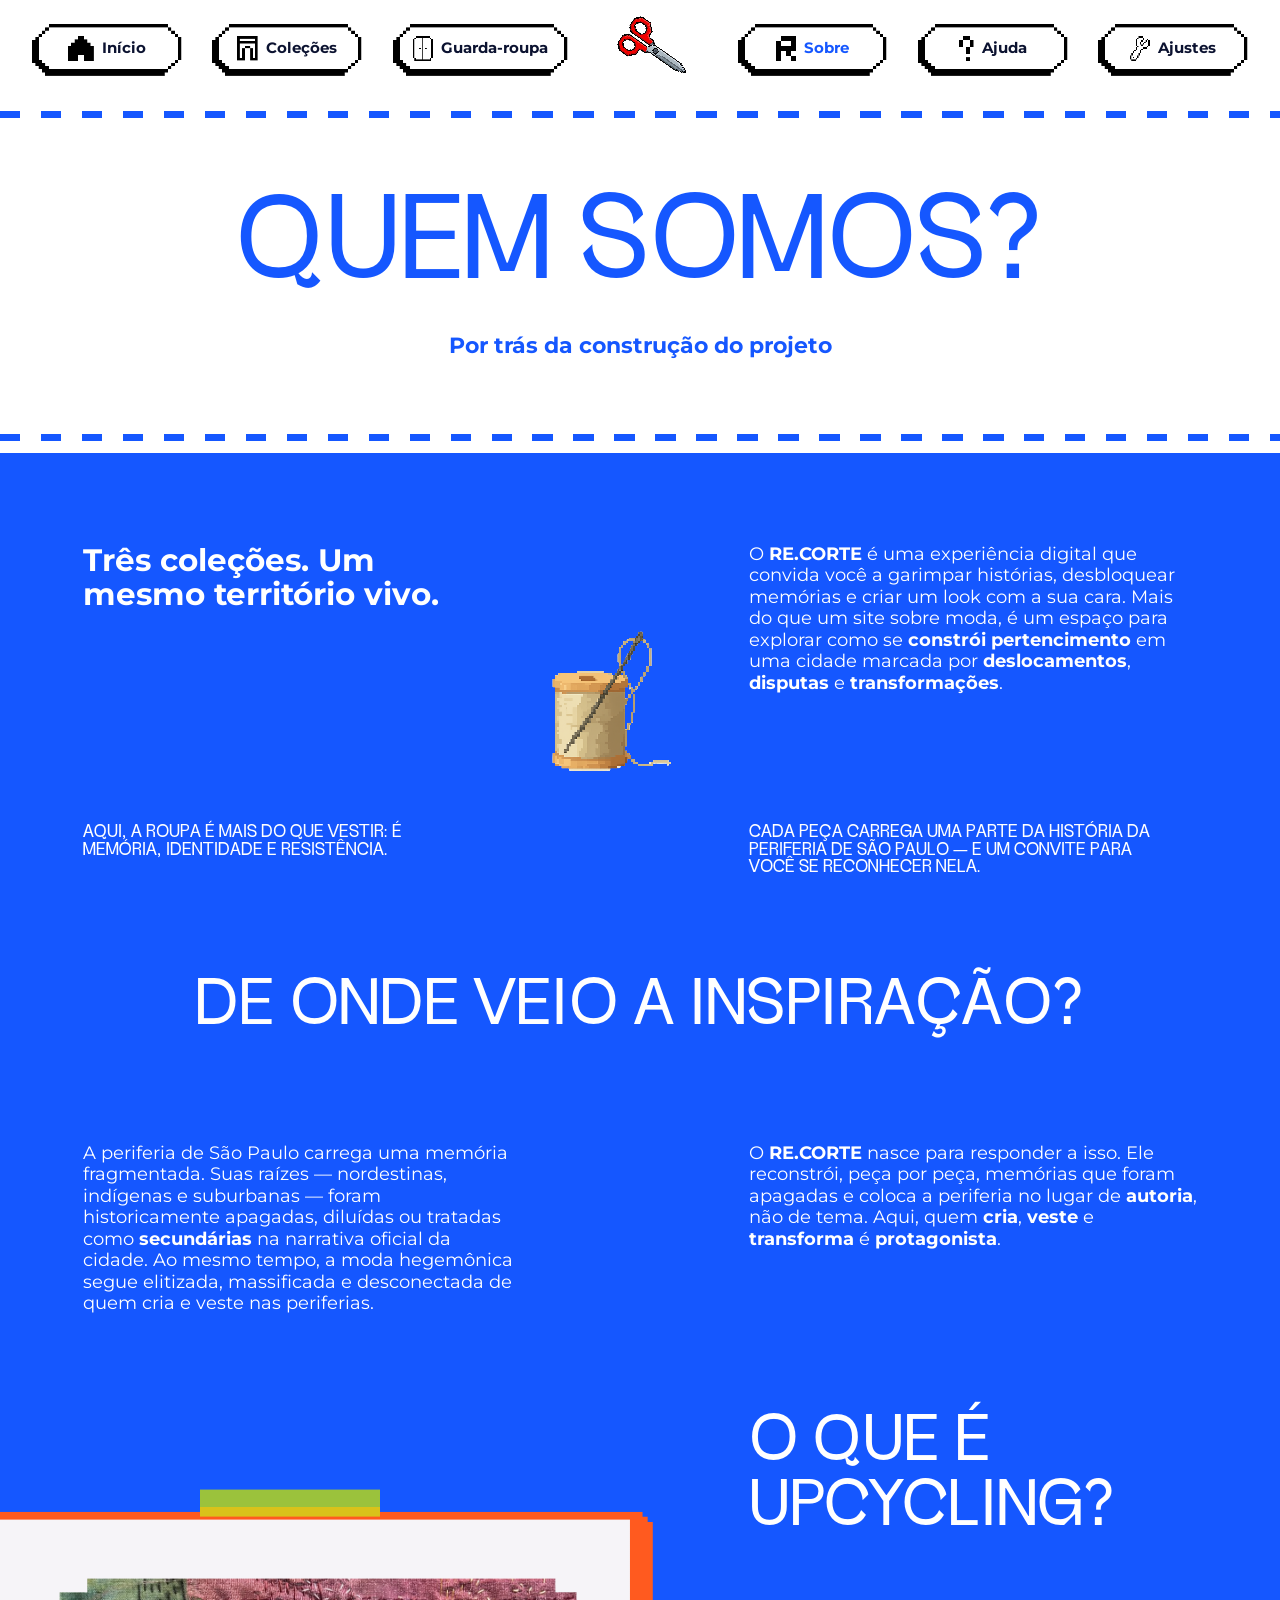
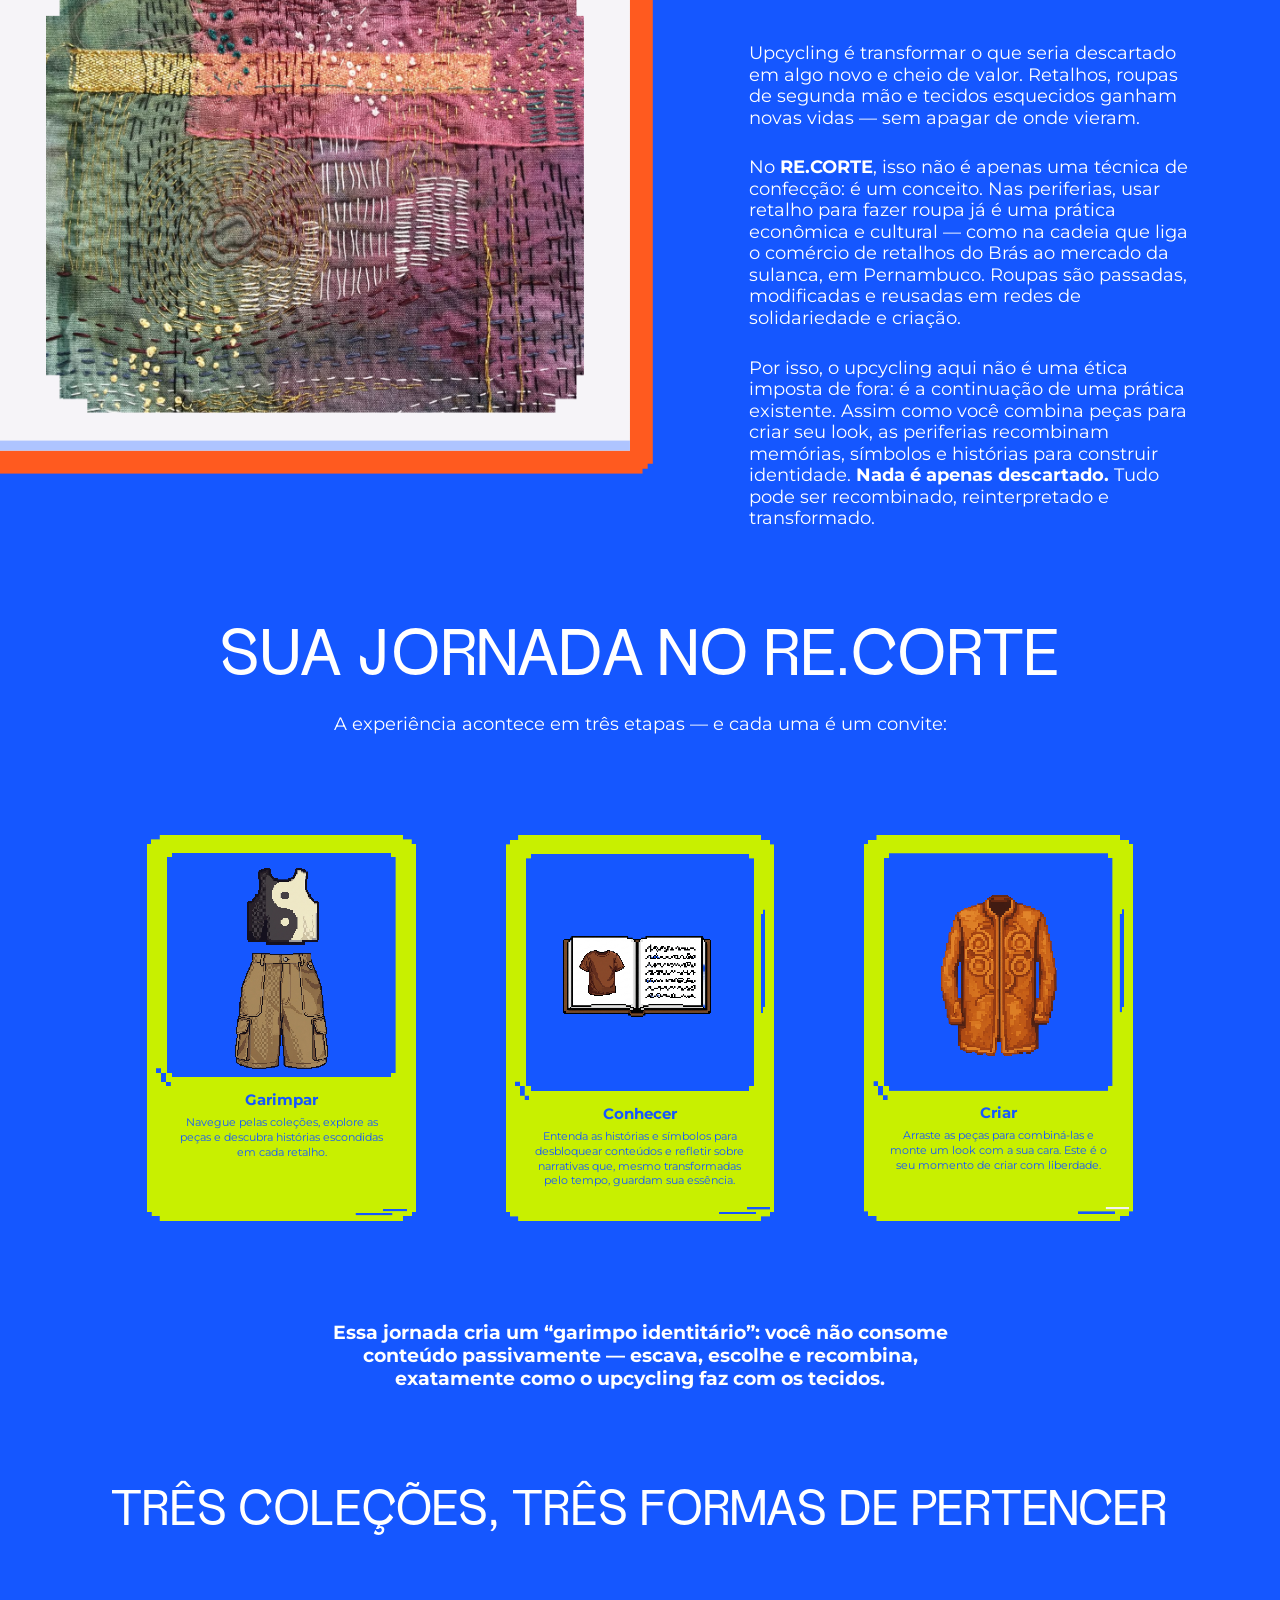
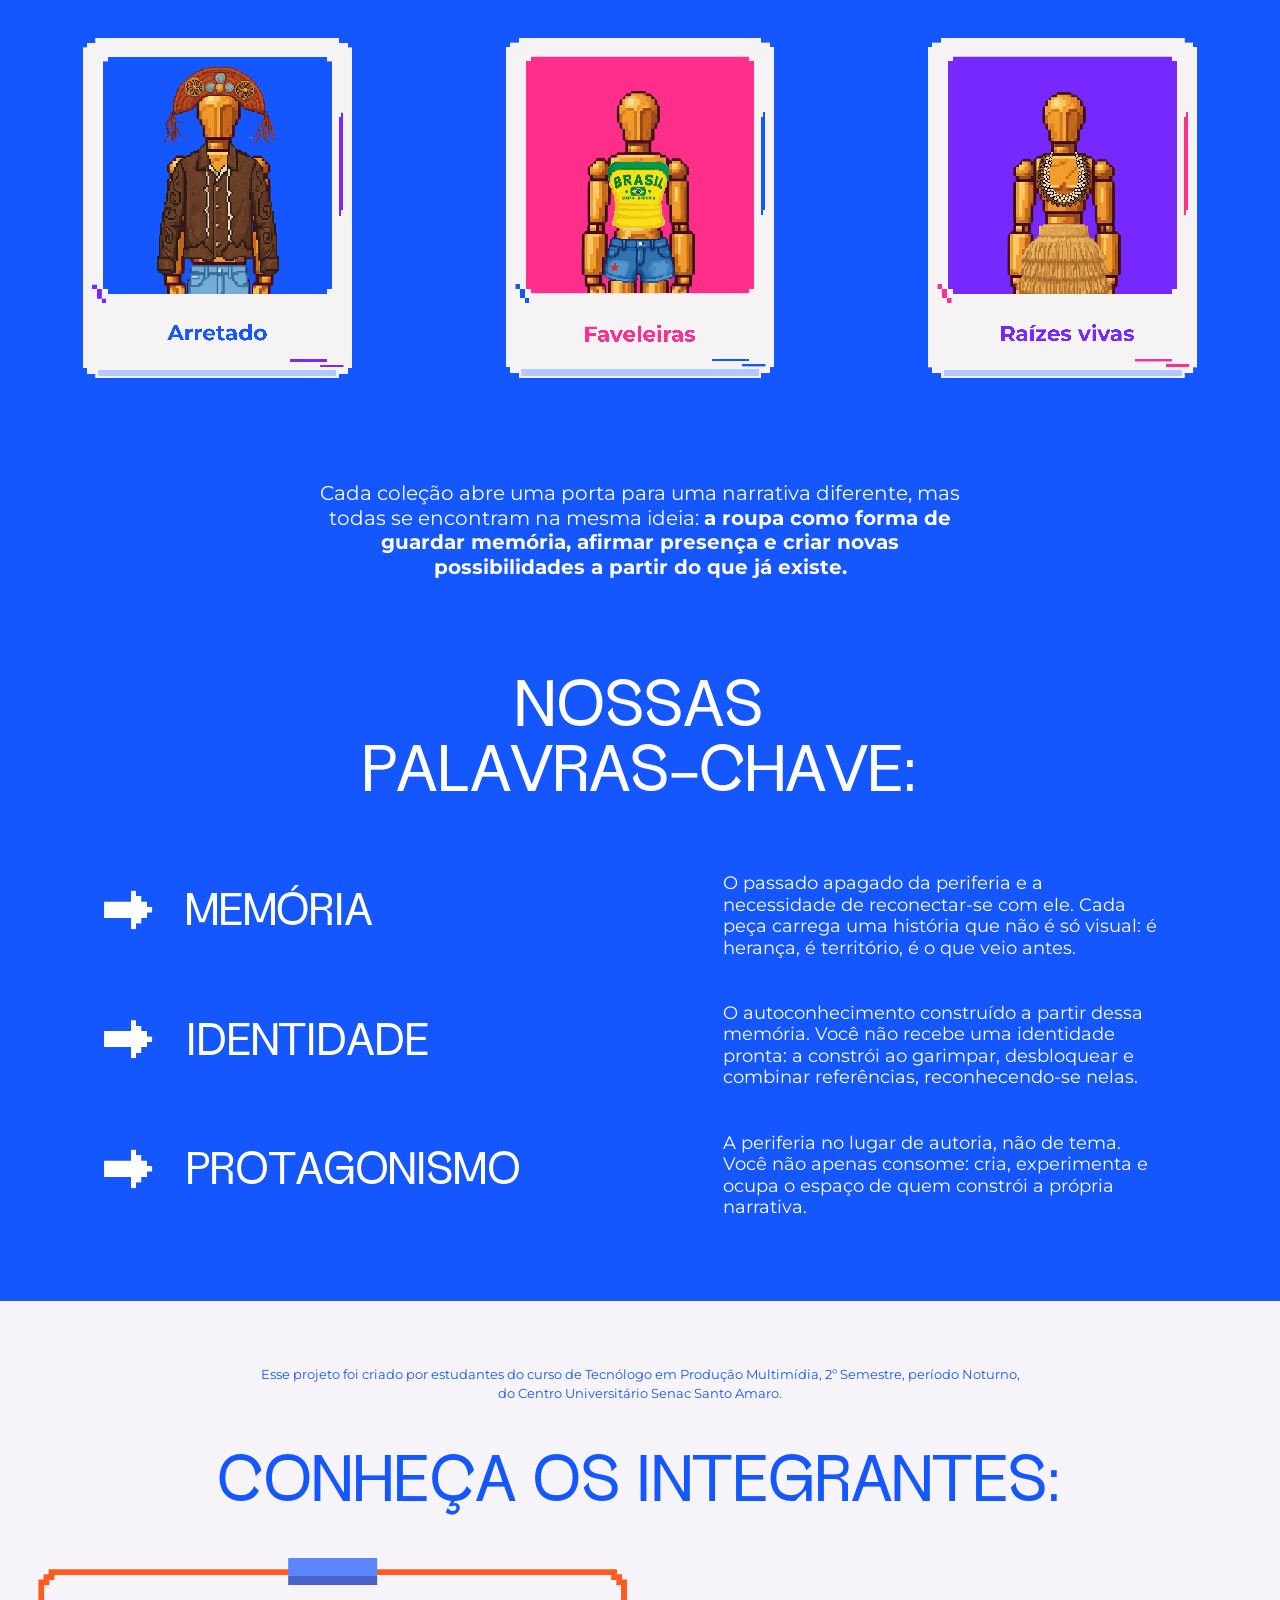
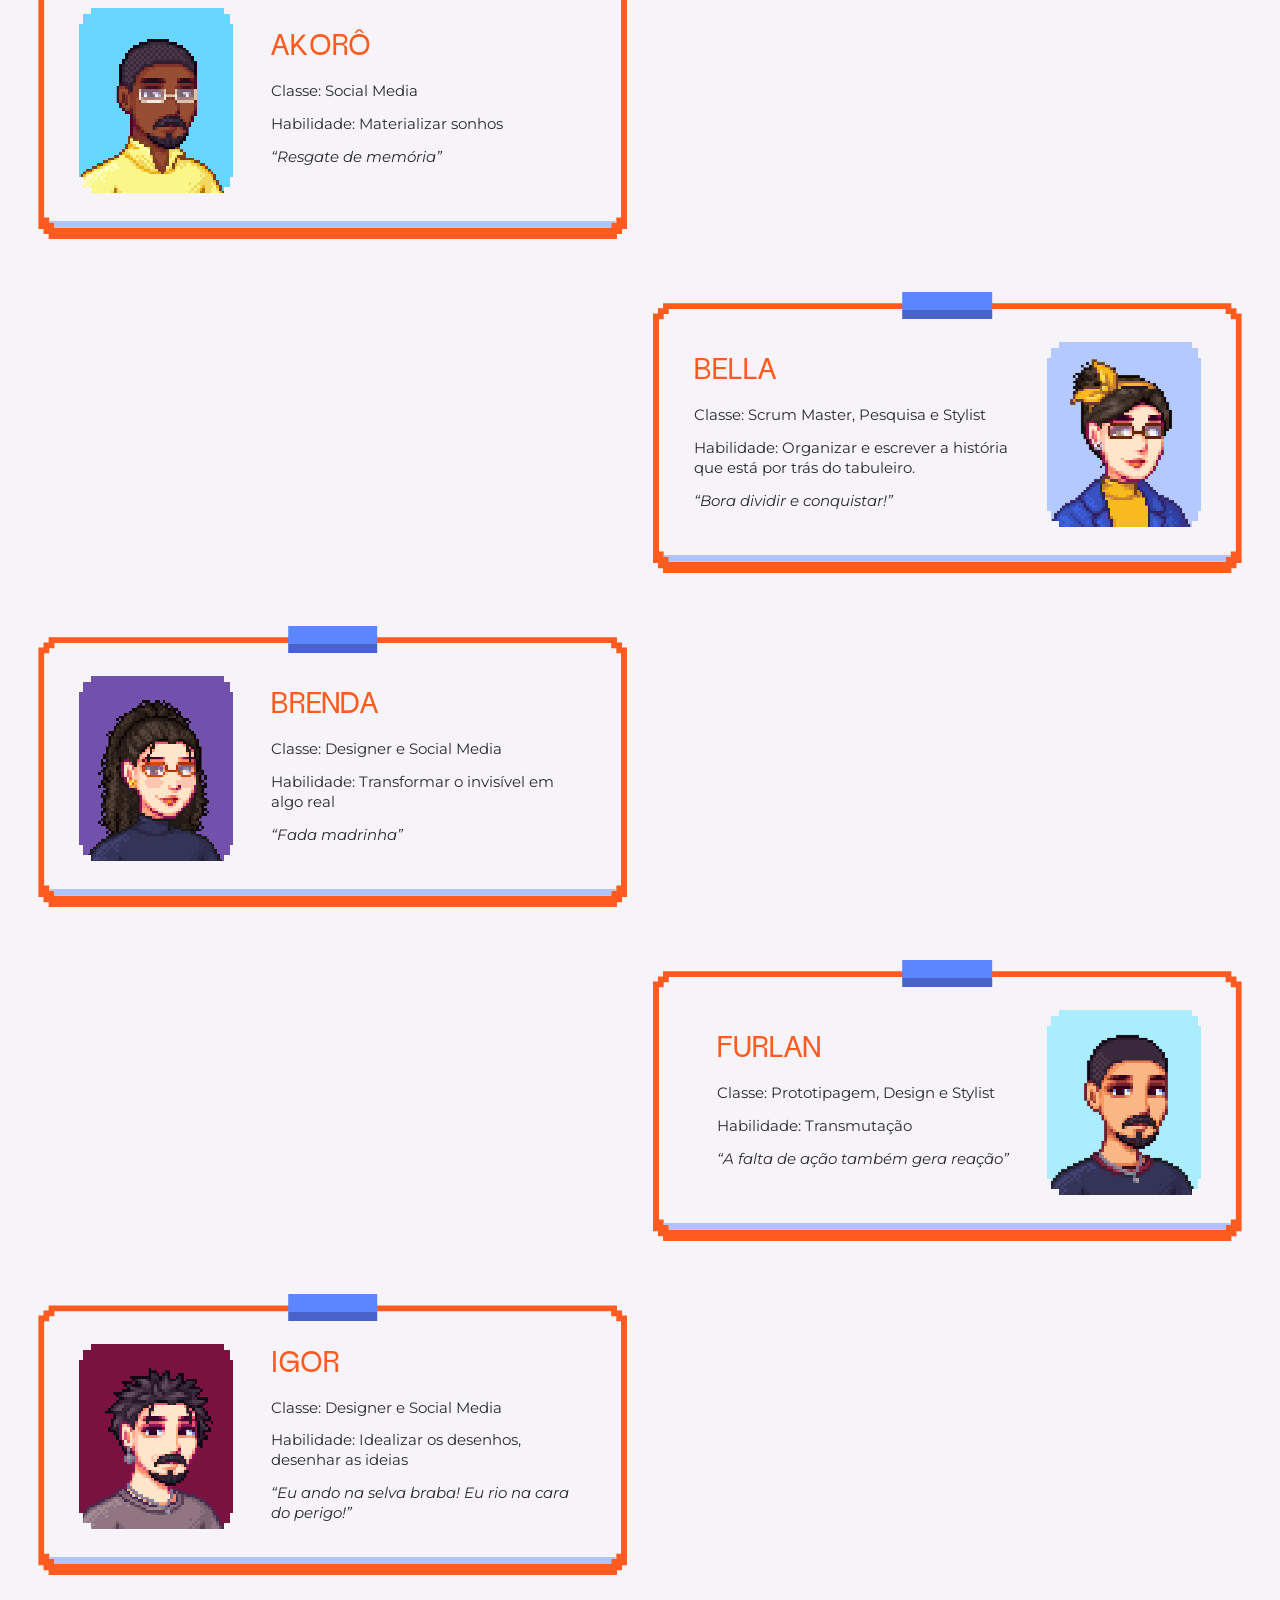
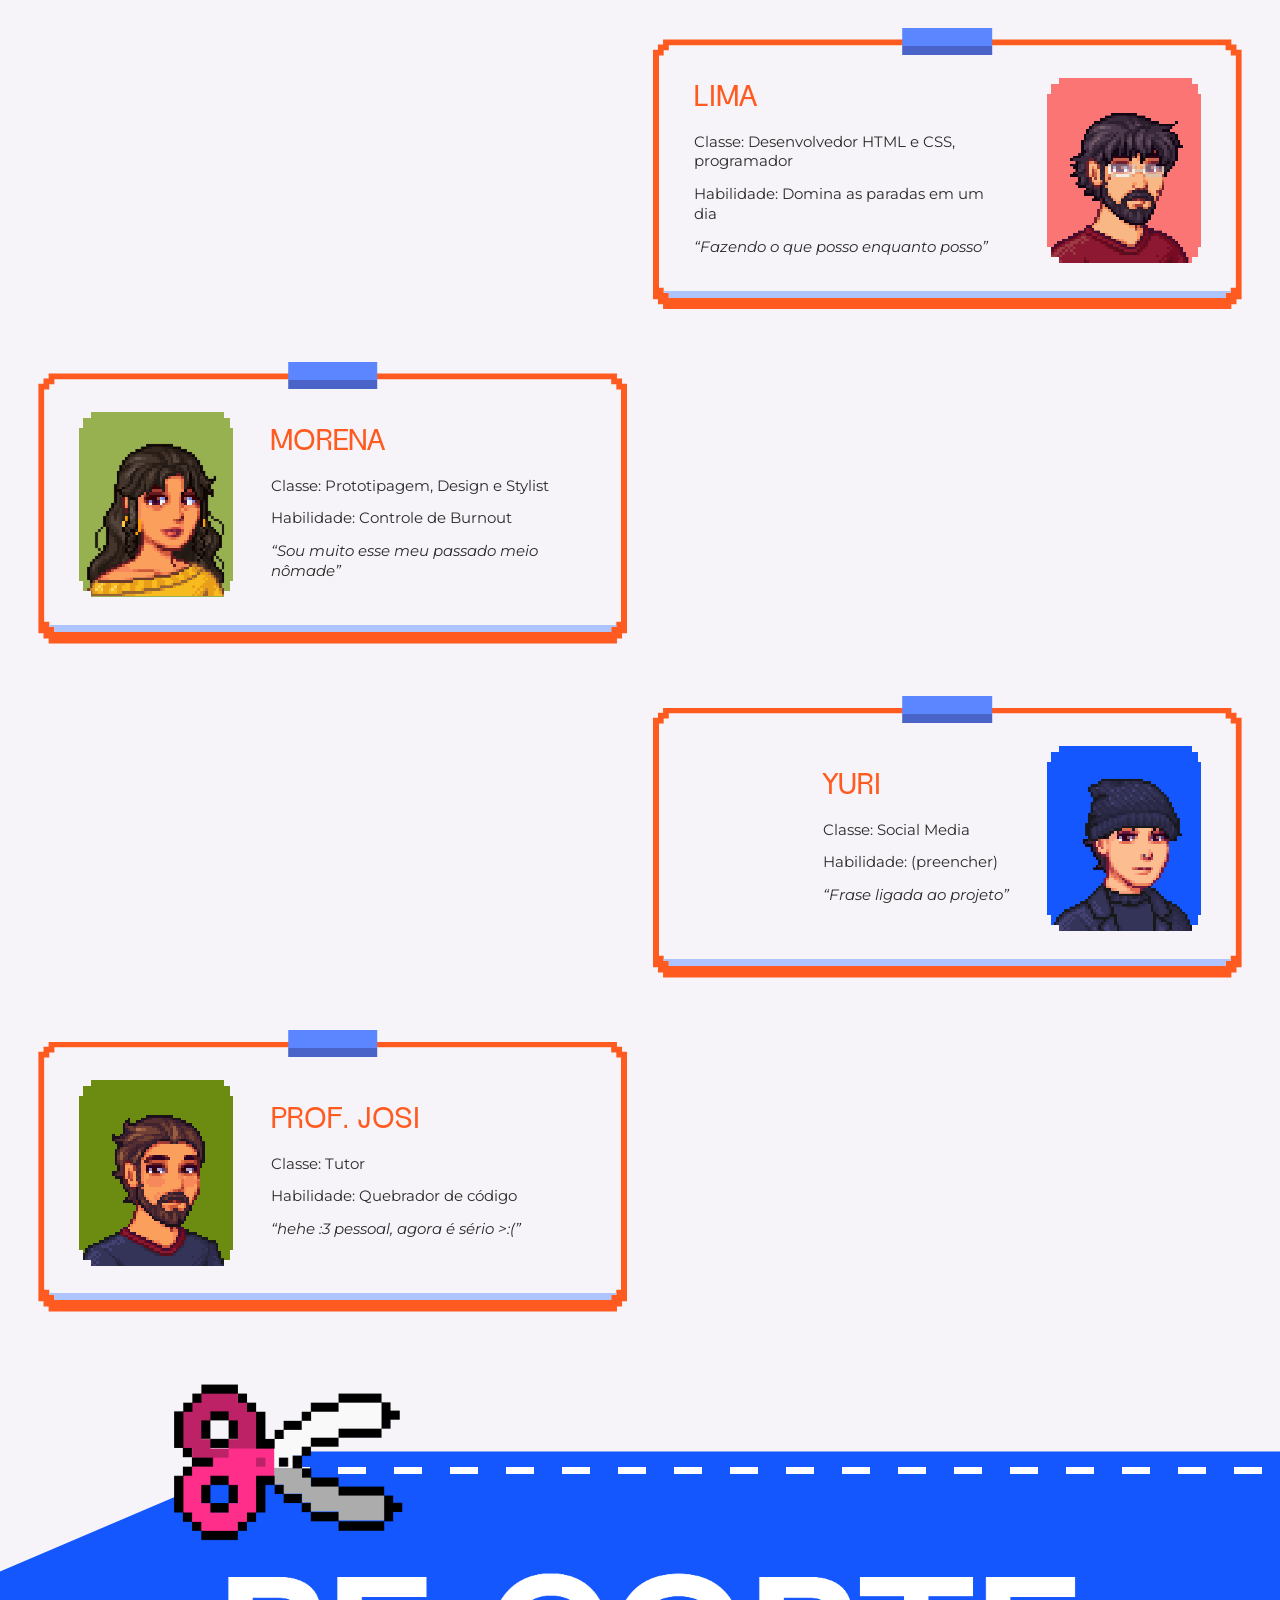
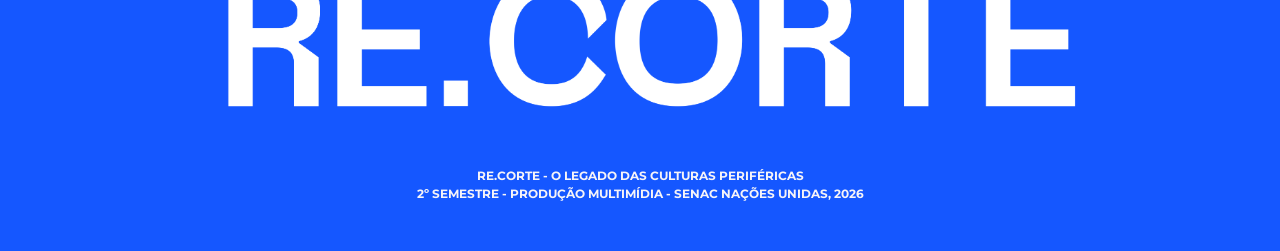
<file: sobre.html>
<!DOCTYPE html>
<html lang="pt-BR">
<head>
  <meta charset="UTF-8">
  <meta name="viewport" content="width=device-width, initial-scale=1.0">
  <title>Sobre | RE.CORTE</title>

  <link rel="preconnect" href="https://fonts.googleapis.com">
  <link rel="preconnect" href="https://fonts.gstatic.com" crossorigin>
  <link href="https://fonts.googleapis.com/css2?family=Montserrat:wght@400;600;700;800&display=swap" rel="stylesheet">

  <link rel="stylesheet" href="acessibilidade.css">
  <link rel="stylesheet" href="cabecalho.css">
  <link rel="stylesheet" href="fontes.css">
  <link rel="stylesheet" href="sobre.css">
  <link rel="stylesheet" href="rodape.css">
  <link rel="stylesheet" href="ajuda.css">
</head>
<body class="sobre" data-ajuda="sobre">
  <svg width="0" height="0" style="position:absolute" aria-hidden="true" focusable="false">
    <filter id="pinta-azul" color-interpolation-filters="sRGB">
      <feColorMatrix type="matrix" values="0 0 0 0 0.082  0 0 0 0 0.341  0 0 0 0 1  0 0 0 1 0"/>
    </filter>
  </svg>
  <main>

       <!-- LINHA DE RECORTE -->
    <div class="sobre__corte" aria-hidden="true"></div>

    <!-- TOPO -->
    <header class="sobre__topo">
      <h1 class="sobre__titulo">QUEM SOMOS?</h1>
      <p class="sobre__subtitulo">Por trás da construção do projeto</p>
    </header>

    <!-- BLOCO AZUL -->
    <div class="sobre__azul">

            <!-- Apresentação: 4 blocos e rolo no centro -->
      <section class="sobre__quadro" aria-label="Apresentação">
        <h2 class="sobre__chamada">Três coleções. Um<br>mesmo território vivo.</h2>
        <img class="sobre__rolo" src="img/quem-somos/4x/rolo-linha@4x.png" alt="Rolo de linha com agulha">
        <p class="sobre__texto">
          O <strong>RE.CORTE</strong> é uma experiência digital que convida você a garimpar histórias,
          desbloquear memórias e criar um look com a sua cara. Mais do que um site sobre moda, é um espaço
          para explorar como se <strong>constrói pertencimento</strong> em uma cidade marcada por
          <strong>deslocamentos</strong>, <strong>disputas</strong> e <strong>transformações</strong>.
        </p>
        <p class="sobre__frase sobre__frase--esq">AQUI, A ROUPA É MAIS DO QUE VESTIR: É<br>MEMÓRIA, IDENTIDADE E RESISTÊNCIA.</p>
        <p class="sobre__frase sobre__frase--dir">CADA PEÇA CARREGA UMA PARTE DA HISTÓRIA DA<br>PERIFERIA DE SÃO PAULO — E UM CONVITE PARA<br>VOCÊ SE RECONHECER NELA.</p>
      </section>

      <!-- De onde veio a inspiração -->
      <section class="sobre__duas-colunas" aria-labelledby="titulo-inspiracao">
        <h2 class="sobre__h2" id="titulo-inspiracao">DE ONDE VEIO A INSPIRAÇÃO?</h2>
        <p class="sobre__texto sobre__texto--esq">
          A periferia de São Paulo carrega uma memória fragmentada. Suas raízes — nordestinas, indígenas e
          suburbanas — foram historicamente apagadas, diluídas ou tratadas como <strong>secundárias</strong>
          na narrativa oficial da cidade. Ao mesmo tempo, a moda hegemônica segue elitizada, massificada e
          desconectada de quem cria e veste nas periferias.
        </p>
        <p class="sobre__texto sobre__texto--dir">
          O <strong>RE.CORTE</strong> nasce para responder a isso. Ele reconstrói, peça por peça, memórias que
          foram apagadas e coloca a periferia no lugar de <strong>autoria</strong>, não de tema. Aqui, quem
          <strong>cria</strong>, <strong>veste</strong> e <strong>transforma</strong> é <strong>protagonista</strong>.
        </p>
      </section>

      <!-- Upcycling (coluna esquerda reservada) -->
      <section class="sobre__duas-colunas sobre__duas-colunas--upcycling" aria-labelledby="titulo-upcycling">
        <div class="sobre__reserva">
  <img src="img/quem-somos/fotoup.png" alt="Retalhos bordados à mão, lado a lado, formando uma colagem de tecidos">
</div>
        <div class="sobre__coluna-dir">
          <h2 class="sobre__h2" id="titulo-upcycling">O QUE É<br>UPCYCLING?</h2>
          <p class="sobre__texto">
            Upcycling é transformar o que seria descartado em algo novo e cheio de valor. Retalhos, roupas de
            segunda mão e tecidos esquecidos ganham novas vidas — sem apagar de onde vieram.
          </p>
          <p class="sobre__texto">
            No <strong>RE.CORTE</strong>, isso não é apenas uma técnica de confecção: é um conceito. Nas
            periferias, usar retalho para fazer roupa já é uma prática econômica e cultural — como na cadeia
            que liga o comércio de retalhos do Brás ao mercado da sulanca, em Pernambuco. Roupas são passadas,
            modificadas e reusadas em redes de solidariedade e criação.
          </p>
          <p class="sobre__texto">
            Por isso, o upcycling aqui não é uma ética imposta de fora: é a continuação de uma prática
            existente. Assim como você combina peças para criar seu look, as periferias recombinam memórias,
            símbolos e histórias para construir identidade. <strong>Nada é apenas descartado.</strong> Tudo
            pode ser recombinado, reinterpretado e transformado.
          </p>
        </div>
      </section>

      <!-- Sua jornada -->
      <section class="sobre__jornada" aria-labelledby="titulo-jornada">
        <h2 class="sobre__h2" id="titulo-jornada">SUA JORNADA NO RE.CORTE</h2>
        <p class="sobre__texto sobre__texto--intro">A experiência acontece em três etapas — e cada uma é um convite:</p>

        <!-- ETAPA 2: cards da jornada entram aqui -->
                        <div class="sobre__cards" id="cards-jornada">

          <article class="jcard jcard--garimpar">
            <img src="img/quem-somos/4x/jornada-garimpar@4x.png" alt="">
            <div class="jcard__texto">
              <h3>Garimpar</h3>
              <p>Navegue pelas coleções, explore as peças e descubra histórias escondidas em cada retalho.</p>
            </div>
          </article>

          <article class="jcard jcard--conhecer">
            <img src="img/quem-somos/4x/jornada-conhecer@4x.png" alt="">
            <div class="jcard__texto">
              <h3>Conhecer</h3>
              <p>Entenda as histórias e símbolos para desbloquear conteúdos e refletir sobre narrativas que, mesmo transformadas pelo tempo, guardam sua essência.</p>
            </div>
          </article>

          <article class="jcard jcard--criar">
            <img src="img/quem-somos/4x/jornada-criar@4x.png" alt="">
            <div class="jcard__texto">
              <h3>Criar</h3>
              <p>Arraste as peças para combiná-las e monte um look com a sua cara. Este é o seu momento de criar com liberdade.</p>
            </div>
          </article>

        </div>

                <p class="sobre__fecho sobre__fecho--jornada">
          Essa jornada cria um “garimpo identitário”: você não consome<br>conteúdo passivamente — escava, escolhe e recombina,<br>exatamente como o upcycling faz com os tecidos.
        </p>
      </section>

      <!-- Três coleções -->
      <section class="sobre__colecoes" aria-labelledby="titulo-colecoes">
               <h2 class="sobre__h2 sobre__h2--recuo" id="titulo-colecoes">TRÊS COLEÇÕES, TRÊS FORMAS DE PERTENCER</h2>

        <div class="sobre__minicards">
          <a class="sobre__minicard" href="arretado.html">
            <img src="img/quem-somos/4x/minicard-arretado@4x.png" alt="Coleção Arretado">
          </a>
          <a class="sobre__minicard" href="faveleiras.html">
            <img src="img/quem-somos/4x/minicard-faveleiras@4x.png" alt="Coleção Faveleiras">
          </a>
          <a class="sobre__minicard" href="raizes-vivas.html">
            <img src="img/quem-somos/4x/minicard-raizes@4x.png" alt="Coleção Raízes vivas">
          </a>
        </div>

               <p class="sobre__fecho">
          Cada coleção abre uma porta para uma narrativa diferente, mas<br>todas se encontram na mesma ideia: <strong>a roupa como forma de<br>guardar memória, afirmar presença e criar novas<br>possibilidades a partir do que já existe.</strong>
        </p>
      </section>

      <!-- Palavras-chave -->
      <section class="sobre__palavras" aria-labelledby="titulo-palavras">
        <h2 class="sobre__h2 sobre__h2--recuo" id="titulo-palavras">NOSSAS<br>PALAVRAS-CHAVE:</h2>

               <ul class="sobre__lista">
          <li>
            <img class="sobre__seta" src="img/quem-somos/4x/seta-palavras@4x.png" alt="" aria-hidden="true">
            <span class="sobre__palavra">MEMÓRIA</span>
            <p class="sobre__texto">O passado apagado da periferia e a necessidade de reconectar-se com ele. Cada peça carrega uma história que não é só visual: é herança, é território, é o que veio antes.</p>
          </li>
          <li>
            <img class="sobre__seta" src="img/quem-somos/4x/seta-palavras@4x.png" alt="" aria-hidden="true">
            <span class="sobre__palavra">IDENTIDADE</span>
            <p class="sobre__texto">O autoconhecimento construído a partir dessa memória. Você não recebe uma identidade pronta: a constrói ao garimpar, desbloquear e combinar referências, reconhecendo-se nelas.</p>
          </li>
          <li>
            <img class="sobre__seta" src="img/quem-somos/4x/seta-palavras@4x.png" alt="" aria-hidden="true">
            <span class="sobre__palavra">PROTAGONISMO</span>
            <p class="sobre__texto">A periferia no lugar de autoria, não de tema. Você não apenas consome: cria, experimenta e ocupa o espaço de quem constrói a própria narrativa.</p>
          </li>
        </ul>
      </section>

    </div>

    <!-- INTEGRANTES -->
    <section class="sobre__integrantes" aria-labelledby="titulo-integrantes">
      <p class="sobre__texto sobre__texto--azul">
        Esse projeto foi criado por estudantes do curso de Tecnólogo em Produção Multimídia, 2º Semestre,
        período Noturno, do Centro Universitário Senac Santo Amaro.
      </p>
      <h2 class="sobre__h2 sobre__h2--azul" id="titulo-integrantes">CONHEÇA OS INTEGRANTES:</h2>

      <section class="integrantes" id="cards-integrantes">
  

  <div class="integrantes__lista">

    <article class="integrante">
      <img class="integrante__foto" src="img/quem-somos/akoro.png" alt="Akorô">
      <div class="integrante__texto">
        <h3 class="integrante__nome">AKORÔ</h3>
        <p>Classe: Social Media</p>
        <p>Habilidade: Materializar sonhos</p>
        <p class="integrante__frase">“Resgate de memória”</p>
      </div>
    </article>

    <article class="integrante">
      <img class="integrante__foto" src="img/quem-somos/bella.png" alt="Bella">
      <div class="integrante__texto">
        <h3 class="integrante__nome">BELLA</h3>
        <p>Classe: Scrum Master, Pesquisa e Stylist</p>
        <p>Habilidade: Organizar e escrever a história que está por trás do tabuleiro.</p>
        <p class="integrante__frase">“Bora dividir e conquistar!”</p>
      </div>
    </article>

    <article class="integrante">
      <img class="integrante__foto" src="img/quem-somos/brenda.png" alt="Brenda">
      <div class="integrante__texto">
        <h3 class="integrante__nome">BRENDA</h3>
        <p>Classe: Designer e Social Media</p>
        <p>Habilidade: Transformar o invisível em algo real</p>
        <p class="integrante__frase">“Fada madrinha”</p>
      </div>
    </article>

    <article class="integrante">
      <img class="integrante__foto" src="img/quem-somos/furlan.png" alt="Furlan">
      <div class="integrante__texto">
        <h3 class="integrante__nome">FURLAN</h3>
        <p>Classe: Prototipagem, Design e Stylist</p>
        <p>Habilidade: Transmutação</p>
        <p class="integrante__frase">“A falta de ação também gera reação”</p>
      </div>
    </article>

    <article class="integrante">
      <img class="integrante__foto" src="img/quem-somos/igor.png" alt="Igor">
      <div class="integrante__texto">
        <h3 class="integrante__nome">IGOR</h3>
        <p>Classe: Designer e Social Media</p>
        <p>Habilidade: Idealizar os desenhos, desenhar as ideias</p>
        <p class="integrante__frase">“Eu ando na selva braba! Eu rio na cara do perigo!”</p>
      </div>
    </article>

    <article class="integrante">
      <img class="integrante__foto" src="img/quem-somos/lima.png" alt="Lima">
      <div class="integrante__texto">
        <h3 class="integrante__nome">LIMA</h3>
        <p>Classe: Desenvolvedor HTML e CSS, programador</p>
        <p>Habilidade: Domina as paradas em um dia</p>
        <p class="integrante__frase">“Fazendo o que posso enquanto posso”</p>
      </div>
    </article>

    <article class="integrante">
      <img class="integrante__foto" src="img/quem-somos/morena.png" alt="Morena">
      <div class="integrante__texto">
        <h3 class="integrante__nome">MORENA</h3>
        <p>Classe: Prototipagem, Design e Stylist</p>
        <p>Habilidade: Controle de Burnout</p>
        <p class="integrante__frase">“Sou muito esse meu passado meio nômade”</p>
      </div>
    </article>

    <article class="integrante">
      <img class="integrante__foto" src="img/quem-somos/yuri.png" alt="Yuri">
      <div class="integrante__texto">
        <h3 class="integrante__nome">YURI</h3>
        <p>Classe: Social Media</p>
        <p>Habilidade: (preencher)</p>
        <p class="integrante__frase">“Frase ligada ao projeto”</p>
      </div>
    </article>

        <article class="integrante">
      <img class="integrante__foto" src="img/quem-somos/profjosi.png" alt="Prof. Josi">
      <div class="integrante__texto">
        <h3 class="integrante__nome">PROF. JOSI</h3>
        <p>Classe: Tutor</p>
        <p>Habilidade: Quebrador de código</p>
        <p class="integrante__frase">“hehe :3 pessoal, agora é sério &gt;:(”</p>
      </div>
    </article>

  </div>
</section>
    </section>
  </main>

  <!-- RODAPÉ -->
  <footer class="rodape" id="rodape">
    <div class="rodape__corte" aria-hidden="true"></div>

    <div class="rodape__arte" role="img" aria-label="RE.CORTE, com uma tesoura">
      <div class="rodape__arte-repouso"></div>
      <div class="rodape__arte-hover"></div>
    </div>

    <div class="rodape__alvo rodape__alvo--tesoura" aria-hidden="true"></div>
    <div class="rodape__alvo rodape__alvo--letras" aria-hidden="true"></div>

    <p class="rodape__legenda">
      RE.CORTE - O LEGADO DAS CULTURAS PERIFÉRICAS<br>
      2º SEMESTRE - PRODUÇÃO MULTIMÍDIA - SENAC NAÇÕES UNIDAS, 2026
    </p>
  </footer>

  <script src="cabecalho.js"></script>
  <script src="acessibilidade.js"></script>
  <script src="rodape.js"></script>
  <script src="ajuda.js"></script>
  <script src="cards.js"></script>
    
</body>
</html>
</file>
<file: acessibilidade.css>
/* ========== VARIÁVEIS (valem no site todo) ========== */
:root {
  --azul: #1557ff;
  --lima: #c8f000;
  --ui-fundo: #ffffff;
  --ui-texto: #0b1230;
}

/* ---------- TAMANHO DO TEXTO (tudo em rem acompanha) ---------- */
html[data-tamanho="0"] { font-size: 87.5%; }
html[data-tamanho="1"] { font-size: 100%; }
html[data-tamanho="2"] { font-size: 112.5%; }
html[data-tamanho="3"] { font-size: 125%; }
html[data-tamanho="4"] { font-size: 150%; }

/* ---------- MODO ESCURO ---------- */
html[data-tema="escuro"] {
  --ui-fundo: #14162b;
  --ui-texto: #ffffff;
}
html[data-tema="escuro"] body {
  background-color: #14162b;
  background-blend-mode: multiply;
}

/* ---------- CORES (paletas provisórias) ---------- */
html[data-cor="deuteranopia"],
html[data-cor="protanopia"] {
  --azul: #0072b2;
  --lima: #f0e442;
}
html[data-cor="tritanopia"] {
  --azul: #cc3311;
  --lima: #66ccee;
}

/* ========== BOTÃO DE FERRAMENTAS ========== */
.acess-botao {
  position: fixed;
  top: 1.25rem;
  right: 1.25rem;
  z-index: 10000;
  padding: 0;
  border: none;
  background: none;
  cursor: pointer;
  transition: transform 0.18s steps(4);
}
.acess-botao img {
  display: block;
  width: 3.25rem;
  height: auto;
  image-rendering: pixelated;
}
.acess-botao:hover,
.acess-botao:focus-visible,
.acess-botao[aria-expanded="true"] {
  transform: translateY(-3px) scale(1.08);
}
.acess-botao:active { transform: translateY(1px) scale(0.96); }

/* ========== PAINEL ========== */
.acess-painel {
  position: fixed;
  top: 4.5rem;
  right: 1.25rem;
  z-index: 10000;
  width: 12.5rem;
  padding: 0.7rem;
  background: var(--ui-fundo);
  color: var(--ui-texto);
  border: 3px solid var(--azul);
  box-shadow: 4px 4px 0 var(--azul);
  font-family: "Montserrat", sans-serif;
}
.acess-painel[hidden] { display: none; }

.acess-grupo { margin-bottom: 0.7rem; }
.acess-grupo:last-child { margin-bottom: 0; }

.acess-grupo h2 {
  font-size: 0.65rem;
  font-weight: 700;
  text-transform: uppercase;
  letter-spacing: 0.04em;
  margin-bottom: 0.35rem;
}

.acess-linha {
  display: flex;
  flex-wrap: wrap;
  gap: 0.4rem;
}

.acess-opcao {
  flex: 1 1 auto;
  padding: 0.35rem 0.4rem;
  font: 600 0.68rem "Montserrat", sans-serif;
  color: var(--ui-texto);
  background: transparent;
  border: 2px solid var(--azul);
  cursor: pointer;
}
.acess-opcao:hover { background: var(--lima); color: #0b1230; }
.acess-opcao[aria-pressed="true"] {
  background: var(--azul);
  color: #ffffff;
}
.acess-opcao:disabled { opacity: 0.4; cursor: not-allowed; }

.acess-botao:focus-visible,
.acess-opcao:focus-visible {
  outline: 3px solid var(--lima);
  outline-offset: 2px;
}

@media (prefers-reduced-motion: reduce) {
  .acess-botao { transition: none; }
}
</file>
<file: cabecalho.css>
.cabecalho {
  --cab-gap: clamp(1rem, 2.4vw, 3rem); /* espaço igual entre TODOS os itens da barra */
  position: sticky;
  top: 0;
  z-index: 1000;
  background: var(--ui-fundo, #fff);
  padding: 1.2rem 2.5vw;
}

.cabecalho__nav {
  display: grid;
  /* 3 colunas iguais | tesoura | 3 colunas iguais */
  grid-template-columns:
    repeat(3, minmax(max-content, 1fr))
    auto
    repeat(3, minmax(max-content, 1fr));
  align-items: center;
  column-gap: var(--cab-gap);
}

/* os grupos deixam de ser caixas: os botões entram direto na grade da barra */
.cabecalho__grupo { display: contents; }
.cabecalho__item { position: relative; }

.cabecalho__tesoura {
  position: relative;
  display: block;
  height: 6rem;
  margin: -1.1rem 0;
}
.tesoura__fechada,
.tesoura__aberta {
  display: block;
  height: 100%;
  width: auto;
  image-rendering: pixelated;
}
.tesoura__aberta {
  position: absolute;
  inset: 0;
  width: 100%;
  opacity: 0;
}
.cabecalho__tesoura:hover .tesoura__fechada { opacity: 0; }
.cabecalho__tesoura:hover .tesoura__aberta { opacity: 1; }
@keyframes tesoura-corta {
  0%   { opacity: 1; }
  50%  { opacity: 0; }
}
@media (prefers-reduced-motion: reduce) {
  .cabecalho__tesoura:hover .tesoura__aberta { animation: none; opacity: 1; }
}

/* cada botão ocupa a coluna inteira = todos com a mesma largura */
.cabecalho .cab-botao {
  display: flex;
  width: 100%;
  justify-content: center;
}

/* botão com moldura pixel */
.cab-botao {
  display: inline-flex;
  align-items: center;
  gap: 0.5rem;
  font-family: "Montserrat", sans-serif;
  font-weight: 700;
  font-size: clamp(0.85rem, 1.2vw, 1.25rem);
  line-height: 1.2;
  text-decoration: none;
  color: var(--ui-texto, #000);
  background: var(--ui-fundo, #fff);
  background-clip: padding-box;
  border-style: solid;
  border-width: 10px 17px 7px 17px;
  border-image: url("img/garimpar/nav/4x/botao-moldura@4x.png") 34 58 24 58 / 10px 17px 7px 17px stretch;
  image-rendering: pixelated;
  padding: 0.15rem 0.2rem 0.45rem;
  cursor: pointer;
  outline: none;
}
.cab-botao:hover {
  transform: translateY(-2px);
  filter: drop-shadow(3px 3px 0 rgba(0, 0, 0, 0.35));
}
.cab-botao:active { transform: translateY(1px); filter: none; }
.cab-botao:focus-visible { color: var(--azul); text-decoration: underline; }
.cab-botao[aria-current="page"] { color: var(--azul); }

.cab-icone {
  height: 1.6rem;
  width: auto;
  image-rendering: pixelated;
}

/* menu de coleções */
.cabecalho__menu {
  position: absolute;
  top: calc(100% + 0.5rem);
  left: 50%;
  transform: translateX(-50%);
  min-width: 11rem;
  list-style: none;
  background: var(--ui-fundo, #fff);
  border: 3px solid var(--ui-texto, #000);
  box-shadow: 4px 4px 0 var(--ui-texto, #000);
  padding: 0.4rem;
  z-index: 10;
}
.cabecalho__menu[hidden] { display: none; }
.cabecalho__menu a {
  display: block;
  padding: 0.55rem 0.8rem;
  font-family: "Montserrat", sans-serif;
  font-weight: 700;
  font-size: 1rem;
  text-decoration: none;
  color: var(--ui-texto, #000);
}
.cabecalho__menu a:hover,
.cabecalho__menu a:focus-visible { color: #fff; outline: none; }
.cabecalho__menu a[data-colecao="arretado"]:hover,
.cabecalho__menu a[data-colecao="arretado"]:focus-visible { background: #ff5a1f; }
.cabecalho__menu a[data-colecao="faveleiras"]:hover,
.cabecalho__menu a[data-colecao="faveleiras"]:focus-visible { background: #ff2e8a; }
.cabecalho__menu a[data-colecao="raizes"]:hover,
.cabecalho__menu a[data-colecao="raizes"]:focus-visible { background: #7628ff; }

/* ===== MOBILE: barra com logo central + casinha + menu lateral ===== */
.cabecalho .cabecalho__casa,
.lateral,
.lateral__fundo { display: none; }

@media (max-width: 768px) {
  .cabecalho { padding: 0.5rem 3vw; }
   .cabecalho { padding: 0.6rem 3vw; }
  .cabecalho__nav { display: none; }          /* some tesoura e botões da barra */

   .cabecalho .cabecalho__casa {
    display: flex;
    width: fit-content;
    margin: 0 auto;
    padding: 0.5rem 0.7rem;       /* área de toque do botão */
    border: 0;                    /* tira a moldura */
    border-image: none;
    background: transparent;
    filter: none;
  }
  .cabecalho .cabecalho__casa:hover { transform: none; filter: none; }
  .cabecalho .cabecalho__casa:focus-visible { outline: 3px solid var(--azul, #1557ff); outline-offset: 2px; }
  .cabecalho__barras {                        /* os 3 tracinhos */
    display: flex;
    flex-direction: column;
    gap: 0.28rem;
    width: 1.5rem;                            /* largura do ícone */
  }
  .cabecalho__barras span {
    display: block;
    height: 0.2rem;                           /* grossura dos tracinhos */
    background: var(--ui-texto, #000);
  }

  .lateral__fundo {
    display: block;
    position: fixed;
    inset: 0;
    z-index: 1900;
    background: rgba(10, 10, 20, 0.55);
    opacity: 0;
    visibility: hidden;
    transition: opacity 0.25s, visibility 0.25s;
  }
  .lateral__fundo.is-aberto { opacity: 1; visibility: visible; }

  .lateral {
    display: flex;
    flex-direction: column;
    position: fixed;
    top: 0;
    bottom: 0;
    left: 0;
    z-index: 1901;
    width: min(78vw, 19rem);
    padding: 1rem;
    overflow-y: auto;
    background: var(--ui-fundo, #fff);
    border-right: 3px solid var(--ui-texto, #000);
    transform: translateX(-105%);
    visibility: hidden;
    transition: transform 0.3s, visibility 0.3s;
  }
  .lateral.is-aberto { transform: none; visibility: visible; }

  .lateral__topo { display: flex; justify-content: flex-end; margin-bottom: 0.5rem; }
  .lateral__fechar {
    padding: 0.2rem 0.6rem;
    border: 0;
    background: none;
    font: 800 2rem/1 "Montserrat", sans-serif;
    color: var(--ui-texto, #000);
    cursor: pointer;
  }
  .lateral__lista {
    display: flex;
    flex-direction: column;
    gap: 0.9rem;
    margin: 0;
    padding: 0;
    list-style: none;
  }
  .lateral .cab-botao { width: 100%; justify-content: flex-start; font-size: 1rem; }

  .lateral__sub {
    display: flex;
    flex-direction: column;
    gap: 0.3rem;
    margin: 0.5rem 0 0 1rem;
    padding: 0;
    list-style: none;
  }
  .lateral__sub[hidden] { display: none; }
  .lateral__sub a {
    display: block;
    padding: 0.5rem 0.8rem;
    border-left: 4px solid var(--ui-texto, #000);
    font: 700 0.95rem "Montserrat", sans-serif;
    text-decoration: none;
    color: var(--ui-texto, #000);
  }
  .lateral__sub a[data-colecao="arretado"]   { border-color: #ff5a1f; }
  .lateral__sub a[data-colecao="faveleiras"] { border-color: #ff2e8a; }
  .lateral__sub a[data-colecao="raizes"]     { border-color: #7628ff; }
}

/* reforço: tira a moldura do botão menu no celular */
@media (max-width: 768px) {
  .cabecalho .cabecalho__casa.cab-botao {
    border: 0;
    border-image: none;
    background: transparent;
    filter: none;
    padding: 0.5rem 0.7rem;
  }
}
</file>
<file: fontes.css>
@font-face {
  font-family: "FUNGIS";
  src: url("fonts/FUNGIS-Regular.woff2") format("woff2");
  font-weight: 400;
  font-style: normal;
  font-display: swap;
}
@font-face {
  font-family: "FUNGIS";
  src: url("fonts/FUNGIS-Bold.woff2") format("woff2");
  font-weight: 700;
  font-style: normal;
  font-display: swap;
}
@font-face {
  font-family: "FUNGIS";
  src: url("fonts/FUNGIS-Heavy.woff2") format("woff2");
  font-weight: 900;
  font-style: normal;
  font-display: swap;
}

:root {
  --fonte-titulo: "FUNGIS", "Montserrat", sans-serif;
}
</file>
<file: colecao.css>
/* ================= PÁGINA DE COLEÇÃO (vale para as três) ================= */
:root {
  --azul: #1557ff;
  --lima: #c8f000;
}

* { margin: 0; padding: 0; box-sizing: border-box; }

html { scroll-behavior: smooth; }

body {
  font-family: "Montserrat", sans-serif;
  background: #f6f4f8;
  color: #1a1a2e;
}

/* cor de cada coleção */
.colecao--arretado   { --cor-colecao: #ff5a1f; }
.colecao--faveleiras { --cor-colecao: #ff2e8a; }
.colecao--raizes     { --cor-colecao: #7628ff; }

/* linha de recorte logo abaixo do cabeçalho */
.colecao__corte {
  height: 0.4rem;
  margin: 0.5rem 0 1.2rem;
  background: repeating-linear-gradient(90deg, var(--cor-colecao) 0 1.75rem, transparent 1.75rem 3.5rem);
}

/* ================= TOPO COLORIDO ================= */
.colecao__topo {
  background: var(--cor-colecao);
  color: #fff;
  text-align: center;
  padding: clamp(3rem, 7vw, 7rem) 1rem clamp(3rem, 6vw, 6rem);
}

/* selo "CONHECER" com as duas estrelinhas */
.colecao__selo {
  position: relative;
  display: inline-block;
}
.colecao__selo-texto {
  display: block;
  width: clamp(5.5rem, 11vw, 12rem);
  height: auto;
  image-rendering: pixelated;
}
.colecao__selo-estrela {
  position: absolute;
  width: 12%;
  height: auto;
  translate: -50% -50%;
  image-rendering: pixelated;
}
.colecao__selo-estrela--esq { left: -14%; top: 70%; }
.colecao__selo-estrela--dir { left: 112%; top: -20%; }

.colecao__titulo {
  margin-top: clamp(1.6rem, 5vw, 5.5rem);
  font-family: var(--fonte-titulo);
  font-weight: 400;
  font-size: clamp(3rem, 8vw, 9rem);
  line-height: 1;
}
.colecao__subtitulo {
  margin-top: clamp(1rem, 2.5vw, 3rem);
  font-weight: 700;
  font-size: clamp(1rem, 1.5vw, 1.6rem);
}

/* ================= INTRODUÇÃO ================= */
.colecao__intro {
  display: grid;
  grid-template-columns: 1fr auto 1fr;
  align-items: center;
  gap: clamp(2rem, 6vw, 8rem);
  padding: clamp(3rem, 6vw, 6rem) 6vw;
}
.colecao__intro p {
  font-size: clamp(0.9rem, 1.1vw, 1.2rem);
  line-height: 1.4;
}
.colecao__intro strong {
  font-weight: 800;
  color: var(--cor-colecao);
}
.colecao__intro-img {
  display: block;
   width: clamp(8rem, 15vw, 17rem);
  height: auto;
  image-rendering: pixelated;
}

/* celular */
@media (max-width: 800px) {
  .colecao__intro {
    grid-template-columns: 1fr;
    justify-items: center;
    text-align: left;
  }
}
/* ================= FAIXA COM FOTO ================= */
.colecao__faixa {
  --p: clamp(0.6rem, 1.4vw, 1.6rem);   /* tamanho do degrau das faixas laranja */
  --g: linear-gradient(var(--cor-colecao), var(--cor-colecao));
  position: relative;
  height: clamp(16rem, 28vw, 34rem);
  margin: calc(var(--p) * 2) 0;
  background: #333;
}

.colecao__faixa-foto {
  position: absolute;
  left: 0;
  top: calc(var(--p) * -1);
  width: 100%;
  height: calc(100% + var(--p) * 2);
  object-fit: cover;
  object-position: center 8%;
  filter: grayscale(1) brightness(0.55);
  /* a foto avança sob os degraus dos cantos */
  clip-path: polygon(
    0 0, calc(var(--p) * 2) 0, calc(var(--p) * 2) var(--p),
    calc(100% - var(--p) * 2) var(--p), calc(100% - var(--p) * 2) 0, 100% 0,
    100% 100%, calc(100% - var(--p) * 2) 100%, calc(100% - var(--p) * 2) calc(100% - var(--p)),
    calc(var(--p) * 2) calc(100% - var(--p)), calc(var(--p) * 2) 100%, 0 100%
  );
}

/* faixas laranja de cima e de baixo, com cantos em degrau */
.colecao__faixa::before,
.colecao__faixa::after {
  content: "";
  position: absolute;
  left: 0;
  right: 0;
  height: calc(var(--p) * 3);
  z-index: 2;
}
.colecao__faixa::before {
  top: calc(var(--p) * -2);
  background:
    var(--g) left calc(var(--p) * 2) top calc(var(--p) * 2) / calc(100% - var(--p) * 4) var(--p) no-repeat,
    var(--g) left var(--p) top var(--p) / var(--p) var(--p) no-repeat,
    var(--g) left 0 top 0 / var(--p) var(--p) no-repeat,
    var(--g) right var(--p) top var(--p) / var(--p) var(--p) no-repeat,
    var(--g) right 0 top 0 / var(--p) var(--p) no-repeat;
}
.colecao__faixa::after {
  bottom: calc(var(--p) * -2);
  background:
    var(--g) left calc(var(--p) * 2) top 0 / calc(100% - var(--p) * 4) var(--p) no-repeat,
    var(--g) left var(--p) top var(--p) / var(--p) var(--p) no-repeat,
    var(--g) left 0 top calc(var(--p) * 2) / var(--p) var(--p) no-repeat,
    var(--g) right var(--p) top var(--p) / var(--p) var(--p) no-repeat,
    var(--g) right 0 top calc(var(--p) * 2) / var(--p) var(--p) no-repeat;
}

/* frase no centro da foto */
.colecao__faixa-frase {
  position: absolute;
  left: 50%;
  top: 50%;
  translate: -50% -50%;
  z-index: 1;
  width: 15em;
  max-width: 90%;
  text-align: center;
  text-wrap: balance;
  text-transform: uppercase;
  font-family: var(--fonte-titulo);
  font-weight: 700;
  font-size: clamp(1.3rem, 2.8vw, 3.2rem);
  line-height: 1.1;
  color: var(--cor-colecao);
}

/* ícone "i" e crédito da foto */
.colecao__info {
  position: absolute;
  left: 8.5%;
  top: 68%;
  z-index: 3;
  width: clamp(1.4rem, 2.5vw, 3rem);
  padding: 0;
  border: 0;
  background: none;
  line-height: 0;
  cursor: pointer;
}
.colecao__info img {
  width: 100%;
  height: auto;
  image-rendering: pixelated;
}
.colecao__info:focus-visible { outline: 3px solid #fff; outline-offset: 4px; }

.colecao__credito {
  position: absolute;
  left: calc(8.5% + clamp(1.4rem, 2.5vw, 3rem) + 0.8rem);
  top: 68%;
  z-index: 3;
  max-width: 22em;
  padding: 0.5rem 0.9rem;
  background: #f6f4f8;
  color: #1a1a2e;
  border: 3px solid #111;
  font-weight: 600;
  font-size: clamp(0.75rem, 0.95vw, 1rem);
  line-height: 1.35;
  opacity: 0;
  visibility: hidden;
  transition: opacity 0.2s ease;
  pointer-events: none;
}
.colecao__info:hover + .colecao__credito,
.colecao__info:focus-visible + .colecao__credito {
  opacity: 1;
  visibility: visible;
}
/* ================= DEGRAUS NO INÍCIO DO BLOCO ================= */
.colecao {
  --p: clamp(0.6rem, 1.4vw, 1.6rem);
  --g: linear-gradient(var(--cor-colecao), var(--cor-colecao));
}
.colecao__topo {
  margin-top: 0.6rem;
  /* cantos de cima em escada, colados no laranja */
  clip-path: polygon(
    0 calc(var(--p) * 2), var(--p) calc(var(--p) * 2), var(--p) var(--p),
    calc(var(--p) * 2) var(--p), calc(var(--p) * 2) 0,
    calc(100% - var(--p) * 2) 0, calc(100% - var(--p) * 2) var(--p),
    calc(100% - var(--p)) var(--p), calc(100% - var(--p)) calc(var(--p) * 2),
    100% calc(var(--p) * 2), 100% 100%, 0 100%
  );
}


/* ================= HISTÓRIA ================= */
.colecao__historia {
  padding: clamp(3rem, 5vw, 5rem) 6vw clamp(3rem, 6vw, 6rem);
}

/* duas colunas: esquerda 6% a 40%, direita 60% a 94% */
.colecao__historia-linha {
  display: grid;
  grid-template-columns: 34% 34%;
  justify-content: space-between;
  align-items: center;
}
.colecao__historia-linha p {
  font-size: clamp(0.85rem, 1.05vw, 1.15rem);
  line-height: 1.4;
}
.colecao__historia strong {
  font-weight: 800;
  color: var(--cor-colecao);
}

.colecao__h2 {
  font-family: var(--fonte-titulo);
  font-weight: 400;
  font-size: clamp(2.4rem, 3.9vw, 4.6rem);
  line-height: 1;
  color: var(--cor-colecao);
}
.colecao__h3 {
  margin: 0.2rem 0 0.8rem;
  font-family: "Montserrat", sans-serif;
  font-weight: 500;
  font-size: clamp(1.05rem, 1.7vw, 2rem) !important;
  line-height: 1.1 !important;
  color: var(--azul);
}

/* frase grande da direita */
.colecao__historia-linha .colecao__destaque {
  font-weight: 800;
  font-size: clamp(1.3rem, 2.6vw, 3rem);
  line-height: 1.2;
  color: var(--cor-colecao);
}

.colecao__mala {
  display: block;
  width: clamp(9rem, 19vw, 22rem);
  height: auto;
  margin: clamp(0.4rem, 1vw, 1.2rem) auto;
  image-rendering: pixelated;
}

/* celular */
@media (max-width: 800px) {
  .colecao__historia-linha {
    grid-template-columns: 1fr;
    gap: 1.5rem;
  }
}

/* ================= CARROSSEL DE FOTOS ================= */
.colecao__carrossel {
  height: clamp(16rem, 33vw, 40rem);
  background: #f6f4f8;
}

/* cada slide: foto à esquerda (68%) e texto à direita */
.colecao__slide {
  position: absolute;
  inset: 0;
  z-index: 1;
  opacity: 0;
  visibility: hidden;
  transition: opacity 0.35s ease;
}
.colecao__slide.is-ativo {
  opacity: 1;
  visibility: visible;
}

.colecao__carrossel .colecao__faixa-foto {
  width: 68.6%;
  filter: none;
  object-position: center;
  /* a foto avança sob os degraus só do lado esquerdo */
  clip-path: polygon(
    0 0, calc(var(--p) * 2) 0, calc(var(--p) * 2) var(--p),
    100% var(--p), 100% calc(100% - var(--p)),
    calc(var(--p) * 2) calc(100% - var(--p)), calc(var(--p) * 2) 100%, 0 100%
  );
}

.colecao__slide-texto {
  position: absolute;
  left: 71%;
  bottom: 33%;
  width: 28%;
  color: var(--cor-colecao);
}
.colecao__slide-titulo {
  font-weight: 800;
  font-size: clamp(1.1rem, 2.3vw, 2.8rem);
  line-height: 1.15;
  white-space: nowrap;
}
.colecao__slide-titulo--grande {
  font-size: clamp(1.8rem, 4.2vw, 5rem);
  line-height: 1.05;
}
.colecao__slide-ano,
.colecao__slide-credito {
  font-weight: 700;
  font-size: clamp(0.8rem, 1.6vw, 1.9rem);
  line-height: 1.2;
}
.colecao__slide-ano {
  margin-top: 0.5rem;
  font-weight: 800;
}

/* seta (espelhada na última foto) */
.colecao__seta {
  position: absolute;
  left: 81.4%;
  top: 76%;
  z-index: 4;
  width: clamp(2.4rem, 4.8vw, 5.6rem);
  padding: 0;
  border: 0;
  background: none;
  line-height: 0;
  cursor: pointer;
}
.colecao__seta img {
  width: 100%;
  height: auto;
  image-rendering: pixelated;
}
.colecao__seta:hover { translate: 4px 0; }
.colecao__seta:focus-visible { outline: 3px solid var(--cor-colecao); outline-offset: 4px; }
.colecao__carrossel--volta .colecao__seta { scale: -1 1; }
.colecao__carrossel--volta .colecao__seta:hover { translate: -4px 0; }

/* rolo de filme sobre a faixa de cima */
.colecao__rolo {
  position: absolute;
  right: 5.3%;
  top: calc(var(--p) * -3.3);
  z-index: 3;
  width: clamp(2.6rem, 6.8vw, 8rem);
  height: auto;
  image-rendering: pixelated;
  pointer-events: none;
}

@media (prefers-reduced-motion: reduce) {
  .colecao__slide { transition: none; }
}

/* ================= ELEMENTOS (cartões) ================= */
.colecao__elementos {
  --q: clamp(0.25rem, 0.55vw, 0.7rem);   /* tamanho do degrau dos cantos */

  /* cantos em escada: 2 degraus (moldura e foto) e 1 degrau (miolo) */
  --escada-2: polygon(
    calc(var(--q) * 2) 0, calc(100% - var(--q) * 2) 0, calc(100% - var(--q) * 2) var(--q),
    calc(100% - var(--q)) var(--q), calc(100% - var(--q)) calc(var(--q) * 2), 100% calc(var(--q) * 2),
    100% calc(100% - var(--q) * 2), calc(100% - var(--q)) calc(100% - var(--q) * 2),
    calc(100% - var(--q)) calc(100% - var(--q)), calc(100% - var(--q) * 2) calc(100% - var(--q)),
    calc(100% - var(--q) * 2) 100%, calc(var(--q) * 2) 100%, calc(var(--q) * 2) calc(100% - var(--q)),
    var(--q) calc(100% - var(--q)), var(--q) calc(100% - var(--q) * 2), 0 calc(100% - var(--q) * 2),
    0 calc(var(--q) * 2), var(--q) calc(var(--q) * 2), var(--q) var(--q), calc(var(--q) * 2) var(--q)
  );
  --escada-1: polygon(
    var(--q) 0, calc(100% - var(--q)) 0, calc(100% - var(--q)) var(--q), 100% var(--q),
    100% calc(100% - var(--q)), calc(100% - var(--q)) calc(100% - var(--q)),
    calc(100% - var(--q)) 100%, var(--q) 100%, var(--q) calc(100% - var(--q)),
    0 calc(100% - var(--q)), 0 var(--q), var(--q) var(--q)
  );

    padding: clamp(3rem, 5vw, 5rem) 6vw clamp(8rem, 15vw, 17rem);
}

.colecao__cartoes {
  width: min(68vw, 100%);
  margin: clamp(2.5rem, 4vw, 4.5rem) auto 0;
}

.cartao { position: relative; }
.cartao + .cartao { margin-top: clamp(3rem, 5.2vw, 6rem); }

/* moldura laranja com cantos em degrau */
.cartao__moldura {
  padding: calc(var(--q) * 2);
  background: var(--cor-colecao);
  clip-path: var(--escada-2);
}
.cartao__miolo {
  position: relative;
  display: grid;
  grid-template-columns: 46% 1fr;
  gap: clamp(1rem, 3vw, 3.5rem);
  align-items: center;
  padding: clamp(1rem, 2.4vw, 2.8rem);
  background: #f6f4f8;
  clip-path: var(--escada-1);
}
/* faixa azul clara na base do cartão */
.cartao__miolo::after {
  content: "";
  position: absolute;
  left: 0;
  right: 0;
  bottom: 0;
  height: clamp(0.5rem, 1.3vw, 1.5rem);
  background: #b8c8ff;
}

.cartao__foto {
  display: block;
  width: 100%;
  aspect-ratio: 1.25;
  object-fit: cover;
  clip-path: var(--escada-1);
}

.cartao__titulo {
  font-family: var(--fonte-titulo);
  font-weight: 400;
  font-size: clamp(1.2rem, 2.5vw, 3rem);
  line-height: 1.05;
  color: var(--cor-colecao);
}
.cartao__texto p {
  margin-top: clamp(0.5rem, 1vw, 1.2rem);
  font-size: clamp(0.8rem, 1.05vw, 1.15rem);
  line-height: 1.4;
}
.cartao__texto strong { font-weight: 800; color: var(--cor-colecao); }
.cartao__texto .cartao__legenda {
  margin-top: clamp(1rem, 2.5vw, 3rem);
  font-size: clamp(0.65rem, 0.85vw, 0.95rem);
  font-style: italic;
  color: #3b3b4f;
}

/* fita azul no topo (feita em CSS) */
.cartao__fita {
  position: absolute;
  left: 50%;
  top: calc(clamp(0.7rem, 2.4vw, 2.8rem) * -1);
  z-index: 2;
  width: clamp(4rem, 10vw, 12rem);
  height: clamp(0.9rem, 2.9vw, 3.4rem);
  translate: -50% 0;
  background: rgba(21, 87, 255, 0.65);
}

/* ícone no canto superior direito */
.cartao__icone {
  position: absolute;
  right: -1vw;
  top: -2.5vw;
  z-index: 2;
  width: clamp(2.6rem, 8.6vw, 10rem);
  height: auto;
  image-rendering: pixelated;
  pointer-events: none;
}

/* celular */
@media (max-width: 800px) {
  .colecao__cartoes { width: 100%; }
  .cartao__miolo { grid-template-columns: 1fr; }
}

/* Padre Cícero: enquadrar pelo topo para não cortar a cabeça */
.cartao:last-child .cartao__foto {
  object-position: center top;
}

/* títulos de slide em tamanho médio e slide só com título */
.colecao__slide-titulo--medio {
  font-size: clamp(1.4rem, 3.2vw, 3.8rem);
}
.colecao__slide-texto--so-titulo {
  bottom: 43%;
}

/* ================= AJUSTES DA FAVELEIRAS ================= */
/* nada passa da largura da tela (sem rolagem lateral) */
body.colecao { overflow-x: clip; }

/* livro menor (tamanho parecido com o da mala) e com sombra preta deslocada */
.colecao--faveleiras .colecao__mala {
  width: clamp(5rem, 9.5vw, 12rem);
  filter: drop-shadow(calc(var(--p) * -0.45) calc(var(--p) * 0.45) 0 #000);
}

/* imagem do grupo (faixa escura) mais para cima */
.colecao--faveleiras .colecao__faixa:not(.colecao__carrossel) .colecao__faixa-foto {
  object-position: center 28%;
}

/* ================= AJUSTES DA RAÍZES VIVAS ================= */
/* frase da faixa em lima */
.colecao--raizes .colecao__faixa-frase {
  color: var(--lima);
}

/* cocar com tamanho parecido com o da mala */
.colecao--raizes .colecao__mala {
  width: clamp(7rem, 14vw, 14rem);
}

/* título de slide menor (textos longos) */
.colecao__slide-titulo--pequeno {
  font-size: clamp(1rem, 2vw, 2.4rem);
}

/* ícones dos cartões (cada um tem um formato) */
.colecao--raizes .cartao__icone--pintura  { width: clamp(1.2rem, 3vw, 3.6rem);  right: 0.1vw;  top: -2vw; }
.colecao--raizes .cartao__icone--cesta    { width: clamp(2.4rem, 6.4vw, 7.5rem); right: -1.2vw; top: -3.2vw; }
.colecao--raizes .cartao__icone--mandioca { width: clamp(2.4rem, 5.8vw, 7rem);  right: 0.1vw;  top: -2.2vw; }
.colecao--raizes .cartao__icone--milho    { width: clamp(2.4rem, 5.6vw, 7rem);  right: -2.2vw; top: -1.8vw; }
.colecao--raizes .cartao__icone--jacare   { width: clamp(4rem, 12vw, 14rem);    right: -5.6vw; top: -2.2vw; }

/* ================= AJUSTES 2 DA RAÍZES VIVAS ================= */
.colecao--raizes .colecao__intro-img {
  width: clamp(5rem, 9vw, 17rem); 
}

/* foto da faixa colorida (mantém só o escurecimento) */
.colecao__faixa-foto.colecao__faixa-foto--cor {
  filter: brightness(0.56);
}

/* frase da faixa em 3 linhas, como no protótipo */
.colecao--raizes .colecao__faixa-frase {
  max-width: none;
  white-space: nowrap;
}
@media (max-width: 700px) {
  .colecao--raizes .colecao__faixa-frase { white-space: normal; }
}

/* faixa da foto: colorida e mais clara (Raízes e Faveleiras) */
.colecao--raizes .colecao__faixa:not(.colecao__carrossel) > .colecao__faixa-foto,
.colecao--faveleiras .colecao__faixa:not(.colecao__carrossel) > .colecao__faixa-foto {
  filter: grayscale(0) brightness(0.8);
}

/* ===== ESTEREGG: peça de quebra-cabeça ===== */
:root { --esteregg-tam: 4.5vw; }     /* tamanho da peça */

.esteregg {
  position: absolute;
  left: var(--x, 40%);               /* posição do buraco na foto (defina em cada peça no HTML) */
  top: var(--y, 50%);
  width: var(--esteregg-tam);
  aspect-ratio: 1;
  padding: 0;
  border: 0;
  background: none;
  cursor: pointer;
  z-index: 20;
}

.esteregg svg {
  position: absolute;
  inset: 0;
  width: 100%;
  height: 100%;
  overflow: visible;
}

/* o buraco na foto: preto */
.esteregg__furo path { fill: #000; }

/* contorno fino da peça solta; some quando ela encaixa, para a foto ficar sem emenda */
.esteregg__contorno {
  fill: none;
  stroke: rgba(255, 255, 255, 0.85);
  stroke-width: 0.3;
  stroke-linejoin: miter;
  transition: stroke-opacity 0.45s 0.2s;
}

.esteregg.is-encaixando .esteregg__contorno,
.esteregg.is-pego .esteregg__contorno { stroke-opacity: 0; }

.esteregg__peca {
  transform: translate(var(--sai-x, 1.3vw), var(--sai-y, -1.5vw)) rotate(var(--giro, 9deg));
  filter: drop-shadow(0.35vw 0.45vw 0 rgba(0, 0, 0, 0.35));
  transition: transform 0.55s cubic-bezier(0.3, 1.4, 0.5, 1), filter 0.3s;
  animation: eg-flutua 2.4s ease-in-out infinite;
}

@keyframes eg-flutua {
  0%, 100% { translate: 0 0; }
  50% { translate: 0 -0.35vw; }
}

.esteregg:hover .esteregg__peca {
  transform: translate(calc(var(--sai-x, 1.3vw) * 1.2), calc(var(--sai-y, -1.5vw) * 1.2)) rotate(calc(var(--giro, 9deg) * 1.3));
  filter: drop-shadow(0 0.3vw 0.5vw rgba(0, 0, 0, 0.35));
}

/* encaixando e já pega */
.esteregg.is-encaixando .esteregg__peca,
.esteregg.is-pego .esteregg__peca {
  transform: none;
  animation: none;
  filter: none;
}

.esteregg.is-pego { cursor: default; }
.esteregg.is-pego .esteregg__furo { opacity: 0; }

@media (prefers-reduced-motion: reduce) {
  .esteregg__peca { animation: none; }
}

/* ---- popup "Que achado!" (moldura img/guarda-roupa/4x/popupachado@4x.png) ---- */
:root {
  --ach-largura: 40vw;      /* largura do popup (a altura acompanha a imagem) */
  --ach-x-y: 78%;           /* altura do botão X dentro da moldura (maior = desce) */
  --ach-x-x: 50%;           /* posição do botão X para os lados (maior = direita) */
  --ach-x-tam: 6;           /* tamanho da área clicável do X */
}

.eg-popup {
  position: fixed;
  inset: 0;
  display: none;
  align-items: center;
  justify-content: center;
  background: rgba(20, 33, 61, 0.62);
  z-index: 9999;
}
.eg-popup.is-aberto { display: flex; }

.eg-popup__caixa {
  --u: calc(min(var(--ach-largura), 92vw) / 100);   /* 1u = 1% da largura do popup */
  position: relative;
  width: min(var(--ach-largura), 92vw);
  font-family: "Montserrat", sans-serif;
  text-align: center;
  animation: eg-pula 0.35s cubic-bezier(0.3, 1.5, 0.5, 1);
}
@keyframes eg-pula {
  from { transform: scale(0.8); opacity: 0; }
  to { transform: scale(1); opacity: 1; }
}

.eg-popup__moldura {
  display: block;
  width: 100%;
  height: auto;
  image-rendering: pixelated;
}

/* área de conteúdo dentro da moldura */
.eg-popup__conteudo {
  position: absolute;
  left: 8%;
  right: 8%;
  top: 9%;
  bottom: 26%;
  display: flex;
  flex-direction: column;
  align-items: center;
  justify-content: center;
  gap: calc(var(--u) * 1.4);
}
.eg-popup__conteudo p { margin: 0; }

.eg-popup__aviso {
  font-family: var(--fonte-titulo, "Montserrat", sans-serif);
  font-size: calc(var(--u) * 5.5);
  line-height: 1;
  color: var(--cor-colecao, #1557ff);
}
.eg-popup__achou {
  font-size: calc(var(--u) * 2.5);
  color: #14213d;
}
.eg-popup__nome {
  font-weight: 800;
  color: var(--cor-colecao, #1557ff);
}
.eg-popup__img {
  height: calc(var(--u) * 20);
  width: auto;
  max-width: 40%;
  object-fit: contain;
  image-rendering: pixelated;
  display: block;
}
.eg-popup__texto {
  font-size: calc(var(--u) * 2.1);
  color: #14213d;
}

/* o X já está desenhado na moldura; este botão invisível fica por cima dele */
.eg-popup__x {
  position: absolute;
  left: var(--ach-x-x);
  top: var(--ach-x-y);
  width: calc(var(--u) * var(--ach-x-tam));
  aspect-ratio: 1;
  translate: -50% -50%;
  padding: 0;
  border: 0;
  background: transparent;
  cursor: pointer;
}
.eg-popup__x:hover,
.eg-popup__x:focus-visible { outline: none; }

/* peça sem foto no bloco (ex.: espaço em branco): usa a cor da coleção */
.esteregg.esteregg--sem-foto .esteregg__contorno { fill: #fff; stroke: #111; }

/* zona vazia para esconder uma peça (ex.: entre o último card e o rodapé) */
.esteregg-zona {
  position: relative;
  height: 0;
}

.eg-popup__img[data-peca="cinto"] {
  width: 9vw;
  height: auto;
}
</file>
<file: rodape.css>
/* ================= RODAPÉ ================= */
.rodape {
  /* ===== PAINEL DE AJUSTES DO RODAPÉ ===== */
  --arte-largura: 88%;  /* tamanho da tesoura + RE.CORTE (maior = arte maior) */
  --arte-x: 3.5%;        /* posição horizontal (negativo = mais para a esquerda) */
  --arte-y: -33%;        /* posição vertical (negativo = mais para cima) */
  --legenda-base: 9%;   /* altura do texto de baixo */
  /* ======================================= */

  position: relative;
  display: block;
  min-height: 0;
    aspect-ratio: 3.2 / 1;
  padding: 0;
  overflow-x: clip;       /* corta o que passa dos lados, mas deixa a tesoura subir sobre o manequim */
  overflow-y: visible;
  isolation: isolate;
    z-index: 2;
  color: #f6f4f8;
  background: #f6f4f8;
}

/* bloco azul: começa logo abaixo da linha de recorte, com a ponta diagonal à esquerda */
.rodape::before {
  content: "";
  position: absolute;
  inset: 0;
  background: var(--azul);
      clip-path: polygon(0 30%, 22% 0, 100% 0, 100% 100%, 0 100%);
  z-index: -1;
}

/* linha tracejada: logo onde o manequim termina */
.rodape__corte {
  position: absolute;
  top: 1rem;
  left: 22%;
  right: 0;
  height: 0.4rem;
  z-index: 1;
  background: repeating-linear-gradient(90deg, #fff 0 1.75rem, transparent 1.75rem 3.5rem);
}

/* arte: tesoura + RE.CORTE (proporção real do PNG: 6529 x 2770) */
.rodape__arte {
  position: absolute;
  left: var(--arte-x);
  top: var(--arte-y);
  width: var(--arte-largura);
  aspect-ratio: 6529 / 2770;
  z-index: 3;
  pointer-events: none;
}
.rodape__arte-repouso,
.rodape__arte-hover {
  position: absolute;
  inset: 0;
  background-size: 100% 100%;
  background-repeat: no-repeat;
}
.rodape__arte-repouso { background-image: url("img/garimpar/rodape/4x/tesoura-rodape@4x.png"); }
.rodape__arte-hover {
  background-image: url("img/garimpar/rodape/4x/tesoura-rodape-hover@4x.png");
  opacity: 0;
}
.rodape--corte .rodape__arte-repouso { opacity: 0; }
.rodape--corte .rodape__arte-hover { opacity: 1; }

.rodape__legenda {
  position: absolute;
  left: 0;
  right: 0;
  bottom: var(--legenda-base);
  z-index: 2;
  font-family: "Montserrat", sans-serif;
  font-weight: 700;
  font-size: clamp(0.6rem, 0.95vw, 1rem);
  line-height: 1.5;
  text-align: center;
}
/* áreas que disparam a animação (posição e tamanho em % do rodapé) */
.rodape__alvo {
  position: absolute;
  z-index: 4;
    pointer-events: auto;
  /* para enxergar as áreas enquanto ajusta, tire o comentário da linha abaixo: */
  /* outline: 2px dashed red; */
}
.rodape__alvo--tesoura { left: 13.5%; top: -18%; width: 18%; height: 42%; }
.rodape__alvo--letras  { left: 17.5%; top: 34%;  width: 67%; height: 33%; }

/* ===== MOBILE (celular em pé) ===== */
@media (max-width: 768px) {
  .rodape {
    aspect-ratio: 3 / 2;      /* altura do rodapé: número maior = rodapé mais baixo */
    --arte-largura: 92%;        /* tamanho da tesoura + RE.CORTE */
    --arte-x: 4%;               /* maior = mais para a direita */
    --arte-y: -36%;             /* mais negativo = sobe */
    --legenda-base: 8%;         /* altura do texto de baixo (maior = sobe) */
  }
  .rodape__legenda { font-size: 0.6rem; }    /* tamanho do texto de baixo */
}
</file>
<file: ajuda.css>
/* ajuda.css: popup de ajuda de cada página */
:root {
   --aj-largura: 68vw;
  --aj-titulo: 2.1vw;
  --aj-sub: 1.9vw;
  --aj-texto: 0.95vw;
  --aj-img: 8.5vw;
  --aj-gap: 2.5vw;

  /* área do conteúdo dentro da moldura */
  --aj-esq: 7%;
  --aj-dir: 7%;
  --aj-topo: 15%;
  --aj-base: 22%;

  /* botão de fechar (fica sobre o X vermelho da moldura) */
  --aj-fechar-x: 87%;
  --aj-fechar-y: 3.5%;
  --aj-fechar-tam: 5.2%;

  --aj-azul: #1557ff;
  --aj-laranja: #ff5a1f;
  --aj-roxo: #7628ff;
}

.ajuda {
  position: fixed;
  inset: 0;
  z-index: 9999;
  display: flex;
  align-items: center;
  justify-content: center;
  background: rgba(10, 10, 20, 0.55);
  opacity: 0;
  visibility: hidden;
  transition: opacity 0.25s, visibility 0.25s;
}
.ajuda.is-aberto { opacity: 1; visibility: visible; }

.ajuda__caixa {
  position: relative;
  width: var(--aj-largura);
  transform: scale(0.96);
  transition: transform 0.25s;
}
.ajuda.is-aberto .ajuda__caixa { transform: none; }

/* fundo claro por trás da moldura, caso o centro dela seja transparente */


.ajuda__moldura {
  position: relative;
  z-index: 1;
  display: block;
  width: 100%;
  height: auto;
  image-rendering: pixelated;
}

.ajuda__fechar {
  position: absolute;
  z-index: 3;
  left: var(--aj-fechar-x);
  top: var(--aj-fechar-y);
  width: var(--aj-fechar-tam);
  aspect-ratio: 1;
  padding: 0;
  border: 0;
  background: transparent;
  cursor: pointer;
}
.ajuda__fechar:focus-visible { outline: 3px solid var(--aj-azul); border-radius: 50%; }

.ajuda__conteudo {
  position: absolute;
  z-index: 2;
  left: var(--aj-esq);
  right: var(--aj-dir);
  top: var(--aj-topo);
  bottom: var(--aj-base);
  display: grid;
  grid-template-columns: 1.3fr 1fr 1fr;
  gap: var(--aj-gap);
    align-items: start;
  align-content: center;
  font-family: "Montserrat", sans-serif;
  color: #1a1a1a;
}

.ajuda__titulo {
  margin: 0;
  font-family: var(--fonte-titulo, "Montserrat", sans-serif);
  font-weight: 500;
  font-size: var(--aj-titulo);
  line-height: 1.05;
  text-transform: uppercase;
  color: var(--aj-azul);
}
.ajuda__sub {
  margin: 0.4vw 0 0;
  font-size: var(--aj-sub);
  color: var(--aj-laranja);
}
.ajuda__intro { margin: 0; font-size: var(--aj-texto); line-height: 1.4; }

/* colunas: a coluna da esquerda e os exemplos */
.ajuda__esq,
.ajuda__ex {
  display: flex;
  flex-direction: column;
  gap: 1vw;
}
.ajuda__ex { align-items: center; text-align: center; }
.ajuda__ex p { margin: 0; font-size: var(--aj-texto); line-height: 1.4; }

/* parte de cima: mesma altura nas três colunas, para os textos começarem juntos */
.ajuda__cab,
.ajuda__ex-img {
  display: flex;
  height: var(--aj-img);
}
.ajuda__cab { flex-direction: column; justify-content: flex-end; }
.ajuda__ex-img { align-items: flex-end; justify-content: center; }
.ajuda__ex-img img,
.ajuda__ex-img svg { height: 100%; width: auto; image-rendering: pixelated; }
/* destaques de cor no texto */
.ajuda b { font-weight: 700; }
.ajuda .o { color: var(--aj-laranja); }
.ajuda .r { color: var(--aj-roxo); }

/* itens dentro do texto */
.aj-x {
  display: inline-block;
  width: 1.15em;
  height: 1.15em;
  line-height: 1.05em;
  border-radius: 50%;
  border: 2px solid #1a1a1a;
  background: #d92f2f;
  color: #1a1a1a;
  font-size: 0.9em;
  font-weight: 800;
  text-align: center;
  vertical-align: -0.2em;
}
.aj-info { font-weight: 700; }
.aj-botao { height: 1.5em; width: auto; vertical-align: -0.4em; }

/* telas estreitas: o conteúdo empilha */
@media (max-width: 800px) {
  :root { --aj-largura: 94vw; --aj-titulo: 4.6vw; --aj-sub: 4vw; --aj-texto: 2.4vw; --aj-img: 16vw; }
}
.aj-pill {
  display: inline-block;
  padding: 0 0.7em;
  border: 1.5px solid #1a1a1a;
  border-radius: 1em;
  background: #fff;
  font-size: 0.75em;
  font-weight: 700;
  line-height: 1.6;
  vertical-align: 0.05em;
}
.ajuda__ex-img img[src*="seta"] { height: 75%; }

/* "i" e peça de quebra-cabeça menores */
.ajuda__ex-img img[src*="botaoajuda"] { height: 70%; }
.ajuda__ex-img svg.aj-peca { height: 70%; }

/* peça flutuando, com sombra, como na página das coleções */
.aj-peca { filter: drop-shadow(0 0.3vw 0.5vw rgba(0, 0, 0, 0.35)); }

/* respiro entre "Eita, o que é isso?" e o texto */
.aj-tit { display: block; margin-bottom: 0.5vw; }
.ajuda__ex-img svg.aj-cadeado { height: 70%; }
</file>
<file: garimpar.css>
/* ================= BASE ================= */
:root {
  --azul: #1557ff;
  --lima: #c8f000;
}

* { margin: 0; padding: 0; box-sizing: border-box; }

html {
  scroll-behavior: smooth;
  scroll-padding-top: var(--altura-cabecalho, 6.1rem);
}

body { font-family: "Montserrat", sans-serif; }

.manequim,
.rodape {
  min-height: 100vh;
  display: flex;
  flex-direction: column;
  align-items: center;
  justify-content: center;
  gap: 1rem;
}
.rodape { background: var(--azul); color: #fff; }
.manequim { background: linear-gradient(#fff, #e9efff); }

/* ================= TELA INICIAL (capa + faixa) ================= */
/* A capa e a faixa formam um bloco só, centralizado na altura da tela
   (o que sobra de espaço fica igual em cima e embaixo). */
.tela {
  /* ===== PAINEL DE AJUSTES ===== */
  --logo-largura: min(70%, 110vh);               /* tamanho do RE.CORTE */
  --frase-tamanho: clamp(1rem, 1.7vw, 1.8rem);   /* tamanho da frase */
  --botao-fonte: clamp(1rem, 1.45vw, 1.45rem);    /* tamanho do botão Ir ao manequim */
  --tela-gap: 3.5rem;                            /* espaço entre RE.CORTE, frase, botão e faixa */
  --tela-desce: 5rem;                            /* empurra todo o bloco para baixo (0 = centro exato) */
  --faixa-altura: clamp(6.5rem, 8.5vw, 8rem);    /* altura da faixa em loop */
  /* ============================== */

  position: relative;
  min-height: calc(100vh - var(--altura-cabecalho, 6.1rem));
  min-height: calc(100svh - var(--altura-cabecalho, 6.1rem));
  display: flex;
  flex-direction: column;
  justify-content: center;
  gap: var(--tela-gap);
  padding: calc(1.4rem + var(--tela-desce)) 0 1.4rem;
  background: var(--azul);
  color: #fff;
}

.capa__linha {
  position: absolute;
  top: 1rem;
  left: 0;
  right: 0;
  height: 0.4rem;
  background: repeating-linear-gradient(90deg, #fff 0 1.75rem, transparent 1.75rem 3.5rem);
}
.capa__linha--baixo {
  top: auto;
  bottom: 1rem;
}

/* ================= CAPA ================= */
.capa {
  display: flex;
  flex-direction: column;
  align-items: center;
  gap: var(--tela-gap);
  padding: 0 6vw;
}

/* marca = logo + botões de roupa (os botões acompanham o tamanho do logo) */
.capa__marca {
  position: relative;
  width: var(--logo-largura);
  max-width: 100%;
}

.capa__logo {
  display: block;
  width: 100%;
  height: auto;
}

/* ----- botões de roupa decorativos -----
   left / top / width são porcentagens do logo.
   Para mexer: left maior = mais para a direita; top maior = mais para baixo. */
.capa__botao {
  position: absolute;
  height: auto;
  image-rendering: pixelated;
  pointer-events: none;
}
.capa__botao--conjunto {   /* verde + escuro, canto inferior esquerdo */
  width: 25%;
  left: -30.5%;
  top: 78%;
}
.capa__botao--escuro {     /* canto superior direito */
  width: 12.8%;
  left: 115.4%;
  top: -45%;
}

.capa__frase {
  font-weight: 800;
  font-size: var(--frase-tamanho);
  line-height: 1.15;
  text-align: center;
}

/* o botão usa o estilo .cab-botao da barra (cabecalho.css); aqui só o tamanho */
.ir-manequim {
  font-size: var(--botao-fonte);
  border-width: 0.5em 0.85em 0.35em 0.85em;
  border-image-width: 0.5em 0.85em 0.35em 0.85em;
  padding: 0.1em 0.3em 0.35em;
}

/* ================= FAIXA ================= */
.faixa {
  height: var(--faixa-altura);
  display: flex;
  align-items: center;
  justify-content: flex-start;
  overflow: hidden;
  color: #fff;
}
.faixa__trilho {
  display: flex;
  align-items: center;
  gap: 4rem;
  width: max-content;
  list-style: none;
  padding: 0 2rem;
  animation: faixa-loop var(--duracao, 50s) linear infinite;
}
.faixa__nome {
  font-family: var(--fonte-titulo);
  font-weight: 900;
  font-size: clamp(4.1rem, 2.4vw, 2.4rem);   /* tamanho dos nomes */
  letter-spacing: 0.04em;
  white-space: nowrap;
}
.faixa__peca {
  height: clamp(3.4rem, 6.8vw, 6.4rem);      /* tamanho geral das roupas */
  display: flex;
  align-items: center;
}
.faixa__peca img {
  height: calc(100% * var(--escala, 1));
  width: auto;
  image-rendering: pixelated;
}

/* escala de cada peça (1 = tamanho geral) */
.faixa__peca--jaqueta { --escala: 1.15; }
.faixa__peca--bermuda { --escala: 0.85; }
.faixa__peca--saia    { --escala: 0.85; }

@keyframes faixa-loop {
  to { transform: translateX(-50%); }
}

/* ===== MOBILE (celular em pé) ===== */
@media (max-width: 768px) {
  .tela {
    --logo-largura: 70%;
    --frase-tamanho: 0.8rem;
    --botao-fonte: 0.68rem;
    --tela-gap: 1.8rem;
    --faixa-altura: 3.8rem;
    min-height: 0;
    padding: 2.6rem 0 2.2rem;
  }

  .faixa__trilho { gap: 2rem; }
  .faixa__nome { font-size: clamp(2.2rem, 11vw, 7rem); }
  .faixa__peca { height: 9.5vw; }

  .capa__botao--conjunto { width: 25%; left: -30.5%; top: 78%; }
  .capa__botao--escuro   { width: 12.8%; left: 115.4%; top: -45%; }

  .capa__marca { translate: 0 1rem; }
  .capa__frase { translate: 0 0; }
  .ir-manequim { translate: 0 0; }
  .faixa       { translate: 0 0; }
}
/* ================= MOVIMENTO REDUZIDO ================= */
@media (prefers-reduced-motion: reduce) {
  html { scroll-behavior: auto; }
  .faixa__trilho { animation: none; }
}

/* ===== AJUSTE MOBILE v3 (fica no FINAL do arquivo) ===== */
@media (max-width: 768px) {
  .tela {
    --logo-largura: 70%;
    --frase-tamanho: 0.8rem;     /* frase menor */
    --botao-fonte: 0.75rem;      /* botão menor */
    --tela-gap: 1.6rem;          /* espaço entre RE.CORTE, frase, botão e faixa */
    --faixa-altura: 2rem;      /* faixa em loop menos alta */
    min-height: 0;
    padding: 3.2rem 0 2rem;      /* 3.2rem em cima = RE.CORTE mais para baixo | 2rem embaixo */
  }

  .faixa__trilho { gap: 1.2rem; }
    .faixa__nome { font-size: clamp(1.3rem, 7vw, 7rem); } /* nomes da faixa menores */
  .faixa__peca { height: 6vw; }                          /* roupas da faixa menores */
  .faixa { translate: 0 -0.5rem; }                         /* aproxima a faixa do botão */
    .ir-manequim { translate: 0 -0.4rem; }   /* negativo sobe, positivo desce */
      .capa__botao--conjunto { left: -20%; }               /* verde + escuro: era -30.5% */
  .capa__botao--escuro   { left: 108%; top: -32%; }    /* canto direito: era 115.4% e -45% */
}
</file>
<file: manequim.css>
/* ================= MANEQUIM ================= */
@property --cor {
  syntax: "<color>";
  inherits: true;
  initial-value: #1557ff;
}

.manequim {
  min-height: calc(100vh - var(--altura-cabecalho, 5.75rem));
  display: grid;
  place-items: center;
  padding: 0;
  overflow: hidden;
    background: #f6f4f8;
  position: relative;
  transition: --cor 0.6s ease;
}

/* palco: ocupa a tela inteira; tudo é posicionado em % dele */
.manequim__palco {
  position: relative;
  width: 100vw;
  height: calc(110vh - var(--altura-cabecalho, 5.75rem));
    z-index: 1;
}

/* frase */
.manequim__dica {
  position: absolute;
  left: 50%;
  top: 10%;
  translate: -50% -50%;
  width: 80%;
  text-align: center;
  text-transform: uppercase;
  font-family: "Montserrat", sans-serif;
  font-weight: 700;
  font-size: clamp(1rem, 1.9vw, 2rem);
  line-height: 1.2;
}
.manequim__dica span[aria-hidden] { text-shadow: 1px 1px 0 rgba(0, 0, 0, 0.18); }
.so-leitor {
  position: absolute;
  width: 1px;
  height: 1px;
  overflow: hidden;
  clip-path: inset(50%);
}



/* seta da direita */
.manequim__seta {
  position: absolute;
  left: 64%;
  top: 52%;
  width: clamp(2.2rem, 2.8vw, 3.6rem);
  translate: -50% -50%;
  padding: 0;
  border: 0;
  background: none;
  cursor: pointer;
  line-height: 0;
    z-index: 3;
}
.manequim__seta img {
  width: 100%;
  height: auto;
  image-rendering: pixelated;
}
.manequim__seta:hover { transform: translateX(4px); }
.manequim__seta:active { transform: translateX(7px); }
.manequim__seta:focus-visible { outline: 3px solid var(--azul); outline-offset: 4px; }

/* estrelas: left/top = centro (% da tela), width = tamanho */
.manequim__estrela {
  position: absolute;
  height: auto;
  translate: -50% -50%;
  image-rendering: pixelated;
  pointer-events: none;
  animation: estrela-pula var(--dur, 2s) ease-in-out var(--atraso, 0s) infinite;
}
.e1 { left: 14%; top: 16%; width: 1.7%; }
.e2 { left: 29%; top: 33%; width: 3%; }
.e3 { left: 8%;  top: 50%; width: 5%; }
.e4 { left: 23%; top: 76%; width: 3%; }
.e5 { left: 72%; top: 80%; width: 1.7%; }
.e6 { left: 90%; top: 56%; width: 3.8%; }
.e7 { left: 82%; top: 22%; width: 3%; }

@keyframes estrela-pula {
  0%, 55%, 100% { transform: translateY(0); }
  25%           { transform: translateY(-40%); }
}

@media (prefers-reduced-motion: reduce) {
  .manequim__estrela { animation: none; }
}
/* manchas de cor (mudam com a coleção) */
.manequim::before {
  content: "";
  position: absolute;
  inset: 0;
  z-index: 0;
  background:
    radial-gradient(52% 46% at 2% 50%,  color-mix(in srgb, var(--cor) 42%, transparent), transparent),
    radial-gradient(46% 44% at 96% 16%, color-mix(in srgb, var(--cor) 40%, transparent), transparent),
    radial-gradient(40% 40% at 86% 56%, color-mix(in srgb, var(--cor) 32%, transparent), transparent),
        radial-gradient(36% 36% at 60% 62%, color-mix(in srgb, var(--cor) 22%, transparent), transparent),
           radial-gradient(30% 16% at 34% 100%, color-mix(in srgb, var(--cor) 12%, transparent), transparent),
    radial-gradient(38% 20% at 52% 104%, color-mix(in srgb, var(--cor) 16%, transparent), transparent),
    radial-gradient(32% 20% at 90% 100%, color-mix(in srgb, var(--cor) 22%, transparent), transparent);
}

/* manequim principal (vira link nos looks) */
.manequim__link {
  position: absolute;
  left: 50%;
  top: 55%;
  height: 74%;
  translate: -50% -50%;
  display: block;
  z-index: 2;
}
.manequim__boneco {
  display: block;
  height: 100%;
  width: auto;
  image-rendering: pixelated;
}


/* vizinhos desfocados */
.manequim__vizinho {
  position: absolute;
  top: 55%;
  height: 60%;
  translate: -50% -50%;
  opacity: 0.45;
  filter: blur(5px);
  image-rendering: pixelated;
  pointer-events: none;
  z-index: 1;
}
.manequim__vizinho--esq { left: 28%; }
.manequim__vizinho--dir { left: 72%; }

/* nome e texto da coleção */
.manequim__colecao {
  position: absolute;
  left: 50%;
  top: 4%;
  translate: -50% 0;
  width: max-content;
  max-width: 94%;
  z-index: 2;
}
.manequim__nome {
  font-family: var(--fonte-titulo);
      font-size: clamp(2.2rem, 4.2vw, 4.8rem);
  line-height: 1;
  text-align: center;
  color: var(--cor);
}
.manequim__texto {
  position: absolute;
  left: 50%;
  top: 100%;
  translate: -50% 0;
  width: 13em;
  margin-top: -0.4rem;
  font: 500 clamp(0.75rem, 0.95vw, 1rem) "Montserrat", sans-serif;
  line-height: 1.3;
  text-align: center;
  color: #1a1a2e;
}
.manequim__texto strong {
  font-weight: 800;
  color: var(--cor);
}
.manequim__colecao[hidden],
.manequim__dica[hidden],
.manequim__seta[hidden] { display: none; }

/* seta esquerda (espelhada) */
.manequim__seta--esq { left: 36%; scale: -1 1; }

@media (max-width: 768px) {
  .manequim__seta--dir { left: 80%; }   /* era 64%: maior = mais à direita */
}
</file>
<file: cards.css>
/* cards.css: popup de boas-vindas com os 3 cards que viram */
:root {
  --cp-largura: var(--aj-largura, 68vw);   /* mesma largura do popup da Ajuda */

  /* área do conteúdo dentro da moldura (em % da moldura) */
  --cp-esq: 7%;
  --cp-dir: 7%;
  --cp-topo: 8%;
  --cp-base: 8%;

  /* cards */
  --cp-card-w: calc(var(--cp-largura) * 0.26);   /* largura de cada card; 0.26 = 26% da moldura */
  --cp-gap: calc(var(--cp-largura) * 0.035);     /* espaço entre os cards */

  /* textos do popup */
  --cp-titulo: 1.6vw;
  --cp-texto: 1.15vw;
  --cp-botao: 5.2vw;        /* largura do botão Garimpar */
  --cp-botao-sobe: -0.1vw;   /* posição do botão inteiro: negativo = sobe, positivo = desce */
  --cp-botao-letra: 0.78vw;  /* tamanho da letra dentro do botão */
  --cp-botao-x: 0.1vw;         /* empurra a letra: positivo = direita, negativo = esquerda */
  --cp-botao-y: 0vw;         /* empurra a letra: positivo = baixo, negativo = cima */                /* largura do botão */
  --cp-titulo-y: -1.4vw;            /* título: negativo = sobe, positivo = desce */
  --cp-rodape-y: 0.7vw;             /* texto "Surgiu alguma..." e botão: positivo = desce */

  --cp-lima: #c8f000;
  --cp-azul: var(--azul, #1557ff);
}

.cards-pop {
  position: fixed;
  inset: 0;
  z-index: 9990;
  display: flex;
  align-items: center;
  justify-content: center;
  background: rgba(10, 10, 20, 0.55);
  opacity: 0;
  visibility: hidden;
  transition: opacity 0.25s, visibility 0.25s;
}
.cards-pop.is-aberto { opacity: 1; visibility: visible; }

.cards-pop *,
.cards-pop *::before,
.cards-pop *::after { box-sizing: border-box; }
.cards-pop h2,
.cards-pop h3,
.cards-pop p { margin: 0; }

.cards-pop__caixa {
  position: relative;
  width: var(--cp-largura);
  font-family: "Montserrat", sans-serif;
}

.cards-pop__moldura {
  display: block;
  width: 100%;
  height: auto;
  image-rendering: pixelated;
}

.cards-pop__conteudo {
  position: absolute;
  left: var(--cp-esq);
  right: var(--cp-dir);
  top: var(--cp-topo);
  bottom: var(--cp-base);
  display: flex;
  flex-direction: column;
  align-items: center;
  justify-content: space-between;
}

.cp-titulo {
  font-size: var(--cp-titulo);
  font-weight: 700;
  line-height: 1.25;
  text-align: center;
  color: var(--cp-azul);
  translate: 0 var(--cp-titulo-y);
}

.cp-cards {
  display: flex;
  justify-content: center;
  gap: var(--cp-gap);
  width: 100%;
}

/* ---------- CARD (frente e verso) ---------- */
.cp-card {
  position: relative;
  width: var(--cp-card-w);
  font-size: calc(var(--cp-card-w) / 20);   /* 1em = 1/20 do card: tudo acompanha o tamanho */
  perspective: 1200px;
  outline: none;
}
.cp-giro {
  position: relative;
  transform-style: preserve-3d;
  transition: transform 0.7s cubic-bezier(0.2, 0.8, 0.2, 1);
}
@media (hover: hover) {
  .cards-pop.pronto .cp-card:hover .cp-giro { transform: scale(1.06) rotateY(180deg) rotateZ(2deg); }
}
.cp-card:focus-visible .cp-giro,
.cp-card.virado .cp-giro { transform: scale(1.06) rotateY(180deg) rotateZ(2deg); }

.cp-face { backface-visibility: hidden; -webkit-backface-visibility: hidden; }
.cp-frente { position: relative; }
.cp-verso { position: absolute; inset: 0; transform: rotateY(180deg); }

.cp-moldura { display: block; width: 100%; height: auto; image-rendering: pixelated; }

.cp-ilustracao {
  position: absolute;
  left: 7.5%;
  top: 4.7%;
  width: 85%;
  height: 61.6%;
  object-fit: contain;
  object-position: center;
  pointer-events: none;
}

/* FRENTE: o título fica no lugar; o texto se centraliza no espaço que sobra */
.cp-frente__texto {
  position: absolute;
  left: 9%;
  right: 9%;
  top: 68%;
  bottom: 3%;
  display: flex;
  flex-direction: column;
  text-align: center;
  color: #fff;
}
.cp-frente__texto h3 { font-size: 1.05em; font-weight: 700; margin-bottom: 0.2em; }
.cp-frente__p { flex: 1; display: flex; align-items: center; justify-content: center; }
.cp-frente__p p { font-size: 0.8em; font-weight: 700; line-height: 1.3; }   /* 700 = mais grosso */
.cp-card--conhecer .cp-frente__texto { color: var(--cp-azul); }

/* VERSO: título + texto formam um grupo centralizado no meio do card */
.cp-verso__texto {
  position: absolute;
  inset: 0;
  padding: 0 var(--vp, 11%);
  display: flex;
  flex-direction: column;
  justify-content: center;
  align-items: center;
  text-align: center;
  color: #fff;
}
.cp-verso__texto h3 { font-size: 1.9em; font-weight: 700; color: var(--cp-lima); margin-bottom: 0.8em; }
.cp-verso__p { display: flex; flex-direction: column; gap: 0.9em; }
.cp-verso__p p { font-size: 0.95em; font-weight: 600; line-height: 1.4; }
.cp-verso__p b { font-weight: 800; }

.cp-card--garimpar .cp-verso__texto { --vp: 11%; }
.cp-card--conhecer .cp-verso__texto { --vp: 11%; color: var(--cp-azul); }
.cp-card--conhecer .cp-verso__texto h3 { color: var(--cp-azul); }
.cp-card--criar .cp-verso__texto { --vp: 12%; }

/* ---------- rodapé do popup ---------- */
.cp-rodape {
  display: flex;
  flex-direction: column;
  align-items: center;
  gap: 0.8vw;
  text-align: center;
  font-size: var(--cp-texto);
  font-weight: 700;
  line-height: 1.35;
  color: var(--cp-azul);
  translate: 0 var(--cp-rodape-y);
}
.cp-pill {
  display: inline-block;
  padding: 0 0.6em;
  border: 1.5px solid #1a1a1a;
  border-radius: 1em;
  background: #fff;
  color: #1a1a1a;
  font-size: 0.8em;
  font-weight: 700;
  line-height: 1.6;
  vertical-align: 0.05em;
}
.cp-botao {
  position: relative;
  padding: 0;
  border: 0;
  background: none;
  cursor: pointer;
  transition: transform 0.18s steps(4);
}
.cp-botao { position: relative; translate: 0 var(--cp-botao-sobe); }
.cp-botao img { display: block; width: var(--cp-botao); height: auto; image-rendering: pixelated; }
.cp-botao span {
  position: absolute;
  inset: 0;
  display: flex;
  align-items: center;
  justify-content: center;
  font-family: "Montserrat", sans-serif;
  font-weight: 700;
  font-size: var(--cp-botao-letra);
  translate: var(--cp-botao-x) var(--cp-botao-y);
  color: #000;
}
.cp-botao__txt {
  position: absolute;
  inset: 0;
  display: flex;
  align-items: center;
  justify-content: center;
  font-family: "Montserrat", sans-serif;
  font-size: calc(var(--cp-botao) * 0.14);
  font-weight: 700;
  color: #111;
}
.cp-botao:hover,
.cp-botao:focus-visible { transform: translateY(-4px) scale(1.06); }
.cp-botao:active { transform: translateY(2px) scale(0.97); }

/* a tesoura da barra de cima reabre o popup */
.cabecalho__tesoura[role="button"] { cursor: pointer; }
/* desktop: visual original. mobile: Ajuda e GARIMPAR só em texto */
.cp-so-mob { display: none; }

@media (max-width: 768px) {
  .cards-pop .cp-so-desk { display: none; }
  .cards-pop .cp-so-mob { display: inline; }

  .cards-pop {
    --cp-largura: 92vw;
    --cp-card-w: calc(var(--cp-largura) * 0.24);
    --cp-gap: calc(var(--cp-largura) * 0.035);
    --cp-titulo: 2.7vw;
    --cp-texto: 2.3vw;
    --cp-botao-texto: 3.2vw;   /* tamanho do GARIMPAR */
    --cp-botao-sobe: -1.5vw;   /* mais negativo = botão mais alto */
    --cp-rodape-y: -1vw;
  }
  .cp-rodape { gap: 1vw; }
  .cp-botao { padding: 0; }
  .cp-botao__mob {
    font-family: "Montserrat", sans-serif;
    font-size: var(--cp-botao-texto);
    font-weight: 800;
    letter-spacing: 0.04em;
    color: #000;
  }
}
@media (prefers-reduced-motion: reduce) {
  .cp-giro, .cp-botao { transition: none; }
}
</file>
<file: guarda-roupa.css>
/* ===== BASE (confira com o topo do sobre.css) ===== */
*, *::before, *::after { box-sizing: border-box; }

body {
  margin: 0;
  background: #f6f4f8;
}

/* ===== PAINEL DE AJUSTES ===== */
:root {
  --criar-largura: 12vw;        /* título CRIAR */
   --palco-altura: min(44vw, 93vh);   /* altura do guarda-roupa: 93vh = quase a tela toda */
  --criar-y: 4vh;                  /* distância do título CRIAR até o topo da tela */
    --rtudo-x: 78.2%;                  /* botão REINICIAR JOGO COMPLETO (porta direita): esquerda */
  --rtudo-y: 77.2%;                  /* altura */
  --rtudo-largura: 14.4%;            /* largura do texto (as linhas quebram dentro dela) */
    --reiniciar-x: 82.4%;              /* botão de reiniciar (porta direita): esquerda */
  --reiniciar-y: 44.4%;              /* botão de reiniciar: altura */
  --reiniciar-largura: 7.8%;         /* botão de reiniciar: largura da área clicável */
    
    --aba-fonte: 0.0185;               /* tamanho da letra dos botões (maior = letra maior) */
  --aba-texto-x: -0.35em;            /* move o texto para os lados (negativo = esquerda) */
  --aba-texto-y: 0em;                /* move o texto para cima (negativo) ou para baixo */
    --palco-descer: 8vh;               /* desce o conjunto todo (moldura, manequim e guarda-roupa); negativo sobe */
  --moldura-altura: calc(var(--palco-altura) * 1.064);
  --moldura-y: calc(var(--palco-altura) * 0.012);
  --corpo-proporcao: 0.66;     /* tamanho do manequim dentro da moldura */
  --corpo-y: calc(var(--palco-altura) * -0.0143);
  --palco-gap: 6vw;            /* espaço entre moldura e guarda-roupa */
  --gr-lados: 4vw;             /* margem das laterais da tela */
  --abas-x: 29.5%;             /* botões das coleções: esquerda */
  --abas-y: 19.5%;             /* botões: distância do topo (maior desce) */
  --abas-largura: 43%;         /* botões: faixa onde ficam centralizados */
  --portas-x: 28%;             /* área clicável para abrir: esquerda */
  --portas-largura: 44%;       /* área clicável para abrir: largura (as 2 portas do meio) */
  --fechar-x: 4%;              /* botão "feche": esquerda */
  --fechar-y: 48%;             /* botão "feche": altura */
  --gr-fundo: 10vw;             /* espaço antes do rodapé */
}

.gr {
  position: relative;
  min-height: 100vh;                 /* uma tela inteira: role até o cabeçalho sair de vista */
  display: flex;
  align-items: center;
  margin-bottom: var(--gr-fundo);    /* espaço antes do rodapé */
  padding: 0 var(--gr-lados);
  text-align: center;
}

.gr__criar {
  position: absolute;
  top: var(--criar-y);
  left: 50%;
  transform: translateX(-50%);
  width: var(--criar-largura);
  height: auto;
  image-rendering: pixelated;
  z-index: 2;
}

.gr__palco {
  display: flex;
    width: 100%;
  align-items: flex-start;
  justify-content: center;
  gap: var(--palco-gap);
    position: relative;
  top: var(--palco-descer);
}

/* ---- manequim com moldura ---- */
.gr__manequim {
  position: relative;
  flex: none;
  transform: translateY(var(--moldura-y));
}

.gr__moldura {
  height: var(--moldura-altura);
  width: auto;
  display: block;
  image-rendering: pixelated;
}

.gr__corpo {
  position: absolute;
  left: 50%;
  top: 50%;
  transform: translate(-50%, calc(-50% + var(--corpo-y)));
}

.gr__corpo-img {
  height: calc(var(--moldura-altura) * var(--corpo-proporcao));
  width: auto;
  display: block;
  image-rendering: pixelated;
}

.gr__roupas {
  position: absolute;
  inset: 0;
}

.gr__roupa {
  position: absolute;
  height: auto;
  image-rendering: pixelated;
  pointer-events: none;       /* o clique é tratado pelo JS, que ignora as partes transparentes */
}

/* ---- guarda-roupa ---- */
.gr__armario {
  position: relative;
  flex: none;
  perspective: 1400px;         /* profundidade do efeito das portas */
}

.gr__armario-img {
  height: var(--palco-altura);
  width: auto;
  display: block;
  image-rendering: pixelated;
}

/* portas do meio: pedaços da imagem "fechado" que giram para a frente */
.gr__porta {
  position: absolute;
  top: 9%;
  height: 82%;
  background-image: url("img/guarda-roupa/4x/guardaroupafechado@4x.png");
  background-repeat: no-repeat;
  image-rendering: pixelated;
  pointer-events: none;
  transition: transform 0.7s cubic-bezier(0.3, 0.1, 0.3, 1), opacity 0.15s linear;
}

.gr__porta--esq {
  left: 28.5%;
  width: 21.5%;
  background-size: 465.12% 121.95%;
  background-position: 36.3% 50%;
  transform-origin: left center;
}

.gr__porta--dir {
  left: 50%;
  width: 22%;
  background-size: 454.55% 121.95%;
  background-position: 64.1% 50%;
  transform-origin: right center;
}

.gr__armario.is-aberto .gr__porta {
  opacity: 0;
  transition: transform 0.7s cubic-bezier(0.3, 0.1, 0.3, 1), opacity 0.25s linear 0.5s;
}

.gr__armario.is-aberto .gr__porta--esq { transform: rotateY(-78deg); }
.gr__armario.is-aberto .gr__porta--dir { transform: rotateY(78deg); }

/* clique para abrir: só nas duas portas do meio */
.gr__abrir {
  position: absolute;
  left: var(--portas-x);
  top: 4%;
  width: var(--portas-largura);
  height: 88%;
  padding: 0;
  border: 0;
  background: none;
  cursor: pointer;
}

.gr__armario.is-aberto .gr__abrir { display: none; }

/* botão sutil "feche" (na porta esquerda, quando aberto) */
.gr__fechar {
  position: absolute;
  left: var(--fechar-x);
  top: var(--fechar-y);
  width: 19%;
  padding: 0.4vw 0;
  border: 0;
  background: none;
  font: 600 0.95vw/1 "Montserrat", sans-serif;
  color: #6b3d0f;
  opacity: 0;
  pointer-events: none;
  cursor: pointer;
  transition: opacity 0.2s;
}

.gr__armario.is-aberto .gr__fechar { opacity: 0.55; pointer-events: auto; }
.gr__armario.is-aberto .gr__fechar:hover { opacity: 1; text-decoration: underline; }

/* abas e peças só aparecem com o guarda-roupa aberto (entram quando as portas abrem) */
.gr__abas,
.gr__pecas {
  opacity: 0;
  pointer-events: none;
  transition: opacity 0.15s;
}

.gr__armario.is-aberto .gr__abas,
.gr__armario.is-aberto .gr__pecas {
  opacity: 1;
  pointer-events: auto;
  transition: opacity 0.3s 0.35s;
}

/* botões das coleções: centralizados e espaçados por igual */
.gr__abas {
  position: absolute;
  left: var(--abas-x);
  top: var(--abas-y);
  width: var(--abas-largura);
  display: flex;
  justify-content: space-evenly;
}

.gr__aba {
  flex: 0 0 30%;
  position: relative;
  padding: 0;
  border: 0;
  background: none;
  cursor: pointer;
  transition: transform 0.15s, filter 0.15s;
}

.gr__aba span {
  position: absolute;
  inset: 0;
  display: flex;
  align-items: center;
  justify-content: center;
  font: 700 calc(var(--palco-altura) * var(--aba-fonte))/1 "Montserrat", sans-serif;
  color: #000;
  white-space: nowrap;
  transform: translate(var(--aba-texto-x), var(--aba-texto-y));
  pointer-events: none;
}
.gr__aba img { width: 100%; height: auto; display: block; image-rendering: pixelated; }

.gr__aba:hover { transform: translateY(-3%); }
.gr__aba.is-ativa { transform: translateY(-3%); filter: drop-shadow(0 0 0.3vw #c8f000); }

/* ---- peças dentro do guarda-roupa ---- */
.gr__pecas { position: absolute; inset: 0; }

.gr__peca {
  position: absolute;
  padding: 0;
  border: 0;
  background: none;
  cursor: pointer;
  transition: transform 0.15s;
}

.gr__peca img { width: 100%; height: auto; display: block; image-rendering: pixelated; }

.gr__peca:not(.is-bloqueada):hover { transform: translateY(-4%); }

.gr__peca.is-bloqueada { cursor: not-allowed; }

.gr__peca.is-bloqueada::after {          /* cadeado provisório */
  content: "🔒";
  position: absolute;
  left: 50%;
  top: 50%;
  transform: translate(-50%, -50%);
  font-size: 1.2vw;
}


/* peças apoiadas na prateleira: o y é a linha onde a base da peça encosta */
.gr__peca--base { translate: 0 -100%; }

/* a camada das peças não pode bloquear os botões das coleções */
.gr__armario.is-aberto .gr__pecas { pointer-events: none; }
.gr__armario.is-aberto .gr__peca { pointer-events: auto; }
.gr__abas { z-index: 3; }



.gr__armario.is-aberto .gr__todas {
  opacity: 1;
  pointer-events: auto;
  transition: opacity 0.3s 0.35s, transform 0.15s, filter 0.15s;
}

.gr__todas img { width: 100%; height: auto; display: block; image-rendering: pixelated; }

.gr__todas span {
  position: absolute;
  inset: 0;
  display: flex;
  align-items: center;
  justify-content: center;
  font: 700 calc(var(--palco-altura) * var(--aba-fonte) * 0.85)/1 "Montserrat", sans-serif;
  color: #000;
  white-space: nowrap;
  transform: translate(var(--aba-texto-x), var(--aba-texto-y));
  pointer-events: none;
}

.gr__todas:hover { transform: translateY(-3%); }
.gr__todas.is-ativa { transform: translateY(-3%); filter: drop-shadow(0 0 0.3vw #c8f000); }

/* botão sutil de reiniciar (na porta direita, quando aberto) */
.gr__reiniciar {
  position: absolute;
  left: var(--reiniciar-x);
  top: var(--reiniciar-y);
  width: var(--reiniciar-largura);
  aspect-ratio: 1.2;
  display: flex;
  align-items: center;
  justify-content: center;
  padding: 0;
  border: 0;
  background: none;
  font-size: calc(var(--palco-altura) * 0.05);
  line-height: 1;
  color: #6b3d0f;
  opacity: 0;
  pointer-events: none;
  cursor: pointer;
  transition: opacity 0.2s, transform 0.3s;
}

.gr__armario.is-aberto .gr__reiniciar { opacity: 0.55; pointer-events: auto; }
.gr__armario.is-aberto .gr__reiniciar:hover { opacity: 1; transform: rotate(180deg); }



/* botão sutil REINICIAR JOGO COMPLETO (na porta direita, quando aberto) */
.gr__reiniciar-tudo {
  position: absolute;
  left: var(--rtudo-x);
  top: var(--rtudo-y);
  width: var(--rtudo-largura);
  padding: 0.2vw;
  border: 0;
  background: none;
  font: 700 calc(var(--palco-altura) * 0.0165)/1.25 "Montserrat", sans-serif;
  color: #6b3d0f;
  text-align: center;
  opacity: 0;
  pointer-events: none;
  cursor: pointer;
  transition: opacity 0.2s;
}

.gr__reiniciar-tudo small {
  display: block;
  margin-top: 0.3em;
  font-size: 0.85em;
  font-weight: 600;
}

.gr__armario.is-aberto .gr__reiniciar-tudo { opacity: 0.55; pointer-events: auto; }
.gr__armario.is-aberto .gr__reiniciar-tudo:hover { opacity: 1; text-decoration: underline; }

/* tamanho da touca no manequim (menor = touca menor) */
#roupas img[src*="toucatucum"] {
  scale: 0.9;
  transform-origin: 50% 100%;   /* encolhe para a base dela, que fica sobre a cabeça */
}
</file>
<file: sobre.css>
/* =========================================================
   SOBRE (QUEM SOMOS)

   PAINEL DE AJUSTES (logo abaixo):
   Regra geral: 1vw = 1% da largura da tela.
   Número maior = mais espaço / mais pra direita / mais pra baixo.
   Número negativo (ex: -1vw) = vai para o lado contrário.
   Mude UM valor, Ctrl+S, Ctrl+F5 e veja o resultado.
   ========================================================= */
:root {
  /* ---------- CORES ---------- */
  --azul: #1557ff;
  --lima: #c8f000;
  --fundo: #f6f4f8;
  --topo-fundo: #ffffff;          /* cor do bloco "Quem somos?" (igual à barra do menu) */

  /* ---------- MARGENS GERAIS ---------- */
  --espaco: 7.8vw;                /* ESPAÇO PADRÃO entre um bloco e outro (o "quadrado" da grid). Mude aqui e todos mudam */
  --recuo: 6.5vw;                 /* margem esquerda/direita de tudo */
  --col-dir: 58.5vw;              /* onde começa a coluna da direita: igual nos 3 blocos (= 100vw - recuo - --q-dir) */

  /* ---------- TOPO "QUEM SOMOS?" ---------- */
  --topo-cima: 6vw;               /* espaço entre a linha tracejada de cima e o título QUEM SOMOS? */
  --topo-baixo: 6vw;              /* espaço entre o subtítulo e a linha tracejada de baixo */
  --selo-titulo: 4.9vw;           /* distância CONHECER > título */
  --titulo-subtitulo: 2vw;        /* distância título > subtítulo */

  /* ---------- 4 BLOCOS + ROLO DE LINHA ---------- */
  --q-esq: 28.6vw;                /* largura da coluna da esquerda (título + frase "AQUI, A ROUPA") */
  --q-dir: 35vw;                  /* largura da coluna da direita (texto + frase "CADA PEÇA") */
  --q-linha: 1.5vw;               /* espaço entre os blocos de cima e as duas frases de baixo */
  --frase-y: 1.8vw;               /* desce (+) ou sobe (-) só as duas frases de baixo */
  --quadro-baixo: 0vw;          /* espaço depois das frases, antes de "De onde veio" */
  --rolo-w: clamp(7rem, 11.9vw, 15rem);  /* TAMANHO do rolo de linha */
  --rolo-x: 0.3vw;               /* rolo: positivo = direita, negativo = esquerda */
  --rolo-y: 6vw;                /* rolo: positivo = desce, negativo = sobe */

  /* ---------- DE ONDE VEIO / UPCYCLING / JORNADA ---------- */
  --inspiracao-topo: var(--espaco);       /* espaço acima de "De onde veio a inspiração?" */
  --inspiracao-texto-y: var(--espaco);      /* espaço entre o título e os 2 textos abaixo dele */
  --upcycling-y: var(--espaco);           /* espaço acima de "O que é upcycling?" (menor = bloco sobe) */
  --jornada-y: var(--espaco);               /* espaço acima de "Sua jornada no RE.CORTE" */
  --upc-titulo-y: var(--espaco);  /* espaço entre "O QUE É UPCYCLING?" e os textos */
  --foto-y: 2vw;                  /* ajuste fino da foto do upcycling: positivo desce, negativo sobe */

  /* ---------- CARDS DA JORNADA ---------- */
  --card-largura: clamp(15rem, 21vw, 26rem);
  --texto-garimpar: 66%;          /* onde começa o texto dentro de cada card (maior = desce) */
  --texto-conhecer: 69.6%;
  --texto-criar: 69.4%;
  --espaco-fecho: var(--espaco);            /* espaço ACIMA e ABAIXO da frase "Essa jornada cria..." (centraliza) */

  /* ---------- TRÊS COLEÇÕES (mini cards) ---------- */
  --minicards-y: var(--espaco);           /* espaço entre o título e os 3 cards (maior = cards descem) */
  --colecoes-fecho-y: 4.5vw;      /* espaço entre os cards e a frase "Cada coleção abre..." */

  /* ---------- PALAVRAS-CHAVE ---------- */
  --azul-fim: 6.5vw;                /* espaço azul que sobra depois das palavras-chave, até o bloco azul acabar */
  --palavras-lista-y: 5vw;        /* espaço entre "NOSSAS PALAVRAS-CHAVE:" e a lista de palavras */
  --palavras-y: var(--espaco);            /* espaço acima de "Nossas palavras-chave" (menor = bloco sobe) */
}

/* ================= BASE ================= */
*, *::before, *::after { box-sizing: border-box; }
body.sobre {
  margin: 0;
  background: var(--fundo);
  font-family: "Montserrat", sans-serif;
  color: var(--azul);
  overflow-x: clip;
}
.sobre strong { font-weight: 700; }

.sobre__texto {
  margin: 0;
  font-size: clamp(1rem, 1.4vw, 1.7rem);
  line-height: 1.2;
  font-weight: 400;
}
.sobre__h2 {
  margin: 0 0 clamp(1rem, 1.6vw, 2rem);
  font-family: var(--fonte-titulo, "Montserrat", sans-serif);
  font-weight: 400;
  font-size: clamp(2.2rem, 4.8vw, 6rem);
  line-height: 1.05;
  color: #fff;
  white-space: nowrap;
}
.sobre__h2--azul { color: var(--azul); }
/* títulos centralizados (Três coleções / Palavras-chave) */
.sobre__h2--recuo { text-align: center; }

/* ================= TOPO ================= */
.sobre__corte {
  height: calc(0.9vw + 0.45rem);
  background-color: var(--topo-fundo);
  background-image: repeating-linear-gradient(90deg, var(--azul) 0 1.6vw, transparent 1.6vw 3.2vw);
  background-size: 100% 0.45rem;
  background-position: 0 0.9vw;
  background-repeat: no-repeat;
}
.sobre__topo {
  background: var(--topo-fundo);
  text-align: center;
  padding: var(--topo-cima) 1rem 0;
}
/* linha tracejada de baixo, igual à de cima */
.sobre__topo::after {
  content: "";
  display: block;
  margin: var(--topo-baixo) -1rem 0;
  height: calc(0.9vw + 0.45rem);
  background-image: repeating-linear-gradient(90deg, var(--azul) 0 1.6vw, transparent 1.6vw 3.2vw);
  background-size: 100% 0.45rem;
  background-position: 0 0;
  background-repeat: no-repeat;
}
.sobre__selo {
  position: relative;
  display: inline-block;
  margin-bottom: var(--selo-titulo);
}
.sobre__selo img { filter: url(#pinta-azul); }
.sobre__selo-texto { display: block; width: clamp(7rem, 11vw, 13rem); image-rendering: pixelated; }
.sobre__selo-estrela { position: absolute; width: clamp(.7rem, 1.2vw, 1.4rem); image-rendering: pixelated; }
.sobre__selo-estrela--esq { left: -2.14vw; bottom: 0; }
.sobre__selo-estrela--dir { right: -1.8vw; top: -0.85vw; }
.sobre__titulo {
  margin: 0;
  font-family: var(--fonte-titulo, "Montserrat", sans-serif);
  font-weight: 400;
  font-size: clamp(3rem, 8.7vw, 10rem);
  line-height: 1;
  color: var(--azul);
}
.sobre__subtitulo {
  margin: var(--titulo-subtitulo) 0 0;
  font-size: clamp(1rem, 1.7vw, 2rem);
  font-weight: 700;
  color: var(--azul);
}

/* ================= BLOCO AZUL ================= */
.sobre__azul {
  background: var(--azul);
  color: #fff;
  padding: clamp(3rem, 5vw, 6rem) 0 var(--azul-fim);
}
.sobre__azul > section { padding-inline: var(--recuo); }

/* ---------- 4 blocos + rolo ---------- */
.sobre__quadro {
  --q-vao: calc(100vw - 2 * var(--recuo) - var(--q-esq) - var(--q-dir));
  display: grid;
  grid-template-columns: var(--q-esq) var(--q-dir);
  grid-template-rows: auto auto;
  justify-content: space-between;
  row-gap: var(--q-linha);
  padding-block: clamp(1rem, 2vw, 2rem) var(--quadro-baixo);
}
.sobre__chamada {
  grid-area: 1 / 1;
  align-self: start;
  margin: 0;
  font-size: clamp(1.5rem, 2.45vw, 3.2rem);
  line-height: 1.1;
  font-weight: 700;
  white-space: nowrap;
}
.sobre__quadro .sobre__texto { grid-area: 1 / 2; align-self: start; }
.sobre__rolo {
  grid-area: 1 / 1 / 2 / 3;
  justify-self: start;
  align-self: start;
  display: block;
  width: var(--rolo-w);
  margin-left: calc(var(--q-esq) + var(--q-vao) / 2 - var(--rolo-w) / 2 + var(--rolo-x));
  margin-top: var(--rolo-y);
  image-rendering: pixelated;
}
.sobre__frase {
  grid-row: 2;
  align-self: start;
  justify-self: start;
  width: max-content;
  margin: var(--frase-y) 0 0;
  text-align: left;
  white-space: nowrap;
  text-transform: uppercase;
  font-family: var(--fonte-titulo, "Montserrat", sans-serif);
  font-size: clamp(0.9rem, 1.3vw, 1.7rem);
  line-height: 1.05;
}
.sobre__frase--esq { grid-column: 1; }
.sobre__frase--dir { grid-column: 2; }

/* ---------- De onde veio / Upcycling ---------- */
.sobre__duas-colunas {
  display: grid;
  grid-template-columns: 34vw var(--q-dir);
  column-gap: calc(var(--col-dir) - var(--recuo) - 34vw);
}
.sobre__duas-colunas:not(.sobre__duas-colunas--upcycling) {
  grid-template-areas:
    "titulo titulo"
    "esq    dir";
  padding: var(--inspiracao-topo) var(--recuo) 0;
}
.sobre__duas-colunas > .sobre__h2 { grid-area: titulo; margin-bottom: var(--inspiracao-texto-y); }
/* "De onde veio a inspiração?": uma linha só, centralizada */
.sobre__duas-colunas:not(.sobre__duas-colunas--upcycling) > .sobre__h2 { justify-self: center; text-align: center; }
.sobre__texto--esq { grid-area: esq; }
.sobre__texto--dir { grid-area: dir; }

.sobre__duas-colunas--upcycling {
  grid-template-areas: "reserva dir";
  padding: var(--upcycling-y) var(--recuo) 0;
}
.sobre__reserva { grid-area: reserva; }                 /* espaço vazio da esquerda (ainda sem conteúdo) */
.sobre__coluna-dir { grid-area: dir; }
.sobre__coluna-dir .sobre__texto { margin-bottom: clamp(1.4rem, 2.2vw, 2.8rem); }
.sobre__coluna-dir .sobre__texto:last-child { margin-bottom: 0; }
.sobre__coluna-dir .sobre__h2 { margin-bottom: var(--upc-titulo-y); }

/* ---------- Jornada ---------- */
.sobre__jornada { padding-top: var(--jornada-y); }
/* título e frase da jornada: corridos e centralizados */
.sobre__jornada .sobre__h2,
.sobre__jornada .sobre__texto--intro { text-align: center; }
.sobre__texto--intro { max-width: none; }

.sobre__cards {
  display: flex;
  flex-wrap: wrap;
  justify-content: center;
  align-items: flex-start;
  gap: clamp(2rem, 7vw, 9rem);
  margin-top: var(--espaco);              /* espaço entre a frase da jornada e os 3 cards */
}
.jcard {
  --texto-top: 66%;
  position: relative;
  width: var(--card-largura);
  font-size: calc(var(--card-largura) / 20);
}
.jcard--garimpar { --texto-top: var(--texto-garimpar); }
.jcard--conhecer { --texto-top: var(--texto-conhecer); }
.jcard--criar    { --texto-top: var(--texto-criar); }
/* os 3 cards com a mesma altura. Se re-exportar o card Garimpar com a mesma altura dos outros, pode apagar a linha aspect-ratio */
.jcard > img {
  display: block;
  width: 100%;
  height: auto;
  aspect-ratio: 402 / 578;
  object-fit: fill;
  image-rendering: pixelated;
}
.jcard__texto {
  position: absolute;
  left: 9%;
  right: 9%;
  top: var(--texto-top);
  text-align: center;
  color: var(--azul);
}
.jcard__texto h3 { margin: 0 0 0.4em; font-size: 1.15em; font-weight: 700; }
.jcard__texto p  { margin: 0; font-size: 0.85em; line-height: 1.3; }

/* frases finais */
.sobre__fecho {
  margin: clamp(2rem, 4vw, 5rem) auto 0;
  text-align: center;
  white-space: nowrap;
  font-size: clamp(1rem, 1.6vw, 2rem);
  line-height: 1.2;
  font-weight: 700;
}
.sobre__fecho--jornada { margin-top: var(--espaco-fecho); font-size: clamp(1rem, 1.5vw, 1.9rem); }

/* ---------- Três coleções ---------- */
.sobre__colecoes { padding-top: var(--espaco-fecho); }
.sobre__colecoes .sobre__h2 { font-size: clamp(1.5rem, 3.6vw, 4.4rem); }
.sobre__minicards {
  display: flex;
  justify-content: space-between;
  gap: 2vw;
  margin-top: var(--minicards-y);
}
.sobre__minicard { display: block; width: 21vw; transition: transform .18s steps(4); }
.sobre__minicard img { display: block; width: 100%; height: auto; image-rendering: pixelated; }
.sobre__minicard:hover,
.sobre__minicard:focus-visible { transform: translateY(-6px) scale(1.03); }
.sobre__colecoes .sobre__fecho { margin-top: var(--colecoes-fecho-y); font-weight: 400; }

/* ---------- Palavras-chave ---------- */
.sobre__palavras { padding-top: var(--palavras-y); }
.sobre__lista {
  list-style: none;
  margin: var(--palavras-lista-y) 0 0;
  padding: 0 3vw;
}
.sobre__lista li {
  display: grid;
  grid-template-columns: 5vw 1fr 34vw;   /* seta | palavra | texto */
  align-items: center;
  margin-bottom: clamp(2rem, 3.4vw, 4.4rem);
}
.sobre__lista li:last-child { margin-bottom: 0; }
.sobre__seta {
  width: 3.8vw;
  height: auto;
  image-rendering: pixelated;
  transform: translate(-1.4vw, -0.45vw);  /* esquerda e cima */
}
.sobre__palavra {
  font-family: var(--fonte-titulo, "Montserrat", sans-serif);
  font-size: clamp(1.5rem, 3.3vw, 4.2rem);
  line-height: 1;
}

/* ===== INTEGRANTES ===== */
:root {
  --int-largura: 46vw;        /* largura de cada card */
  --int-gap: 5vw;             /* espaço vertical entre cards */
  --int-borda: 3vw;           /* distância dos cards até a borda da tela */
  --int-foto: 12vw;           /* tamanho da foto */
  --int-nome: 2.2vw;          /* tamanho do nome */
  --int-texto: 1.15vw;        /* tamanho do texto */
  --int-fundo: 4vw;           /* espaço depois do último card */
  --int-laranja: #ff5a1f;

  /* formato dos cantos em escada (usado nas duas molduras) */
  --escada: polygon(
    0.8vw 0, calc(100% - 0.8vw) 0, calc(100% - 0.8vw) 0.4vw,
    calc(100% - 0.4vw) 0.4vw, calc(100% - 0.4vw) 0.8vw, 100% 0.8vw,
    100% calc(100% - 0.8vw), calc(100% - 0.4vw) calc(100% - 0.8vw),
    calc(100% - 0.4vw) calc(100% - 0.4vw), calc(100% - 0.8vw) calc(100% - 0.4vw),
    calc(100% - 0.8vw) 100%, 0.8vw 100%, 0.8vw calc(100% - 0.4vw),
    0.4vw calc(100% - 0.4vw), 0.4vw calc(100% - 0.8vw), 0 calc(100% - 0.8vw),
    0 0.8vw, 0.4vw 0.8vw, 0.4vw 0.4vw, 0.8vw 0.4vw
  );
}

/* ===== INTEGRANTES (versão 2) ===== */
:root {
  --int-fundo: calc(var(--espaco) * 1.4);   /* espaço entre o último card e o rodapé (maior = mais espaço) */
  --foto-largura: 52vw;       /* largura da moldura da foto do upcycling */
  --sombra: 1.8vw;            /* grossura da borda laranja de trás da foto */
  --fita: 2.1vw;              /* grossura das fitas (card e foto) */
}

/* texto de apresentação e título: ajuste se a classe do seu HTML for outra */
.sobre__integrantes {
  padding: 5vw 0 0;
}

.sobre__integrantes > p {
  width: 60vw;                 /* ajuste a largura como preferir */
  margin: 0 auto 4vw;          /* auto nas laterais centraliza o bloco */
  text-align: center;          /* centraliza as linhas do texto */
  font-size: 1.05vw;
  line-height: 1.4;
}

.sobre__integrantes > h2 {
  margin: 0 0 4vw;
  text-align: center;                 /* CONHEÇA OS INTEGRANTES: centralizado, numa linha só */
}

.integrantes {
  padding: 0 0 var(--int-fundo);
}

.integrantes__lista {
  display: flex;
  flex-direction: column;
  gap: var(--int-gap);
  padding: 0 var(--int-borda);
}

/* ---- card ---- */
.integrante {
  position: relative;
  isolation: isolate;
  width: var(--int-largura);
  display: flex;
  align-items: center;
  gap: 3vw;
  padding: 3vw 3.2vw 3.6vw;
}

/* camada 1: laranja em escada */
.integrante::before {
  content: "";
  position: absolute;
  inset: 0;
  z-index: -2;
  background: var(--int-laranja);
  clip-path: var(--escada);
}

/* camada 2: miolo claro, também em escada, com faixa lilás embaixo */
.integrante::after {
  content: "";
  position: absolute;
  inset: 0.45vw 0.45vw 0.9vw;
  z-index: -1;
  clip-path: var(--escada);
  background:
    linear-gradient(#aec4ff, #aec4ff) left bottom / 100% 0.55vw no-repeat,
    #f6f4f8;
}

/* fitinha azul (presa ao bloco de texto, fica sobre a borda do topo) */
.integrante__texto::before {
  content: "";
  position: absolute;
  top: -0.9vw;
  left: 50%;
  transform: translateX(-50%);
  width: 7vw;
  height: var(--fita);
  background: linear-gradient(#5b86ff 68%, #4a63c8 68%);
}

.integrante:nth-child(odd)  { margin-right: auto; }
.integrante:nth-child(even) { margin-left: auto; flex-direction: row-reverse; }

.integrante__foto {
  width: var(--int-foto);
  height: auto;
  flex: none;
  image-rendering: pixelated;
  display: block;
}

.integrante__texto p {
  margin: 0 0 1vw;
  font-size: var(--int-texto);
  line-height: 1.35;
  color: #2b2b2b;
}

.integrante__nome {
  font-family: var(--fonte-titulo);
  font-weight: 400;
  font-size: var(--int-nome);
  color: var(--int-laranja);
  margin: 0 0 1.4vw;
}

.integrante__frase {
  font-style: italic;
  margin-bottom: 0 !important;
}

/* ---- moldura da foto do upcycling ---- */
.sobre__reserva {
  position: relative;
  isolation: isolate;
  box-sizing: border-box;
  align-self: center;                                 /* centralizada na altura do título + textos */
  translate: 0 var(--foto-y);
  width: var(--foto-largura);
  margin-left: calc(-1 * var(--recuo) - 1vw);         /* encosta na borda esquerda da tela */
  padding: 4.6vw calc(var(--sombra) + 3.6vw) calc(var(--sombra) + 3vw) 4.6vw;
}

.sobre__reserva::before {
  content: "";
  position: absolute;
  z-index: -1;
  top: -0.6vw;
  left: 0;
  right: 0;
  bottom: 0;
  clip-path: var(--escada);
  background:
    linear-gradient(#aec4ff, #aec4ff) left bottom var(--sombra) / calc(100% - var(--sombra)) 0.8vw no-repeat,
    linear-gradient(#f6f4f8, #f6f4f8) left bottom var(--sombra) / calc(100% - var(--sombra)) calc(100% - 0.6vw - var(--sombra)) no-repeat,
    var(--int-laranja);
}

/* fitinha verde/amarela */
.sobre__reserva::after {
  content: "";
  position: absolute;
  top: calc(-1 * var(--fita) - 0.2vw);
  left: 32%;
  width: 27%;
  height: var(--fita);
  background: linear-gradient(#9bc23c 65%, #d9c21a 65%);
}

.sobre__reserva img {
  width: 100%;
  height: auto;
  display: block;
}
</file>
